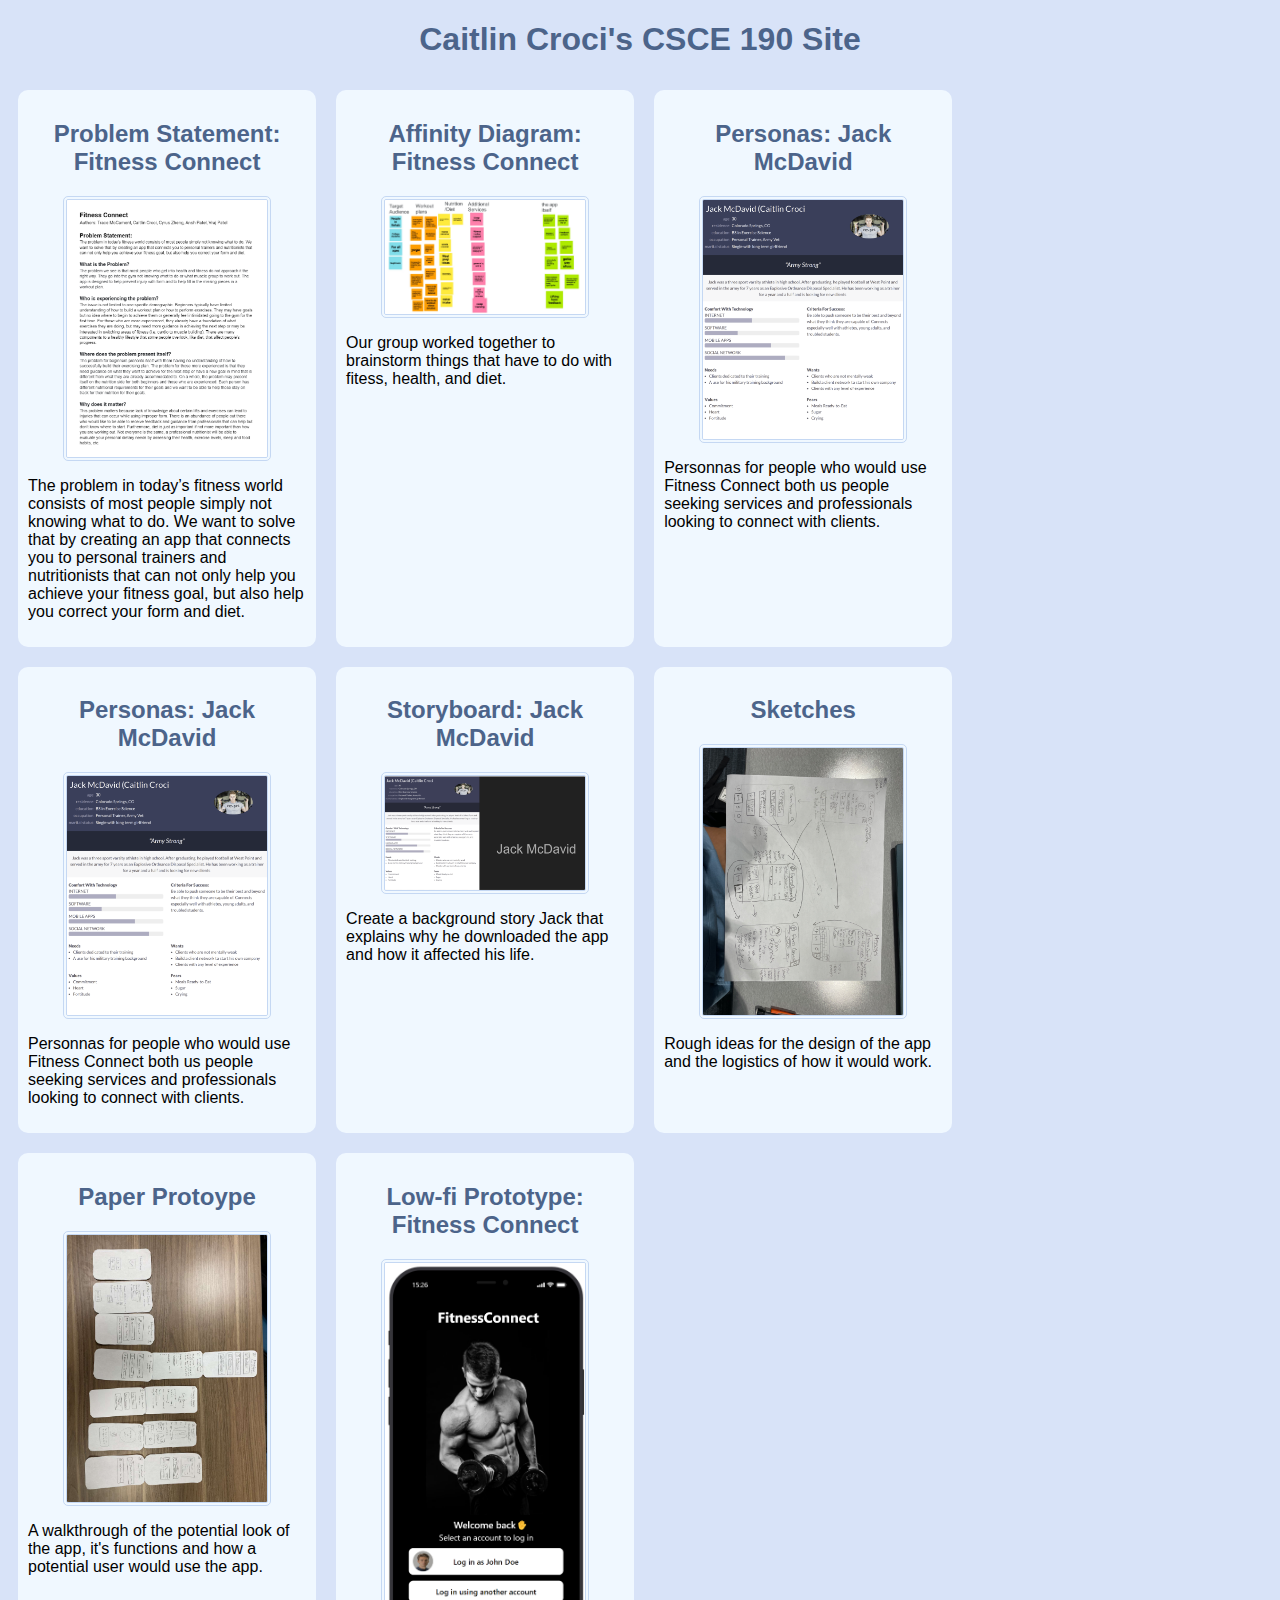
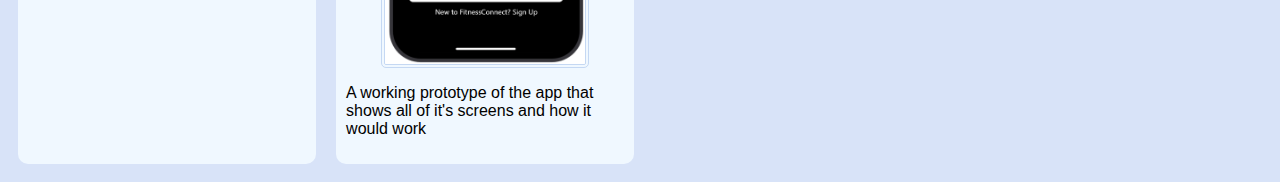
<file: index.html>
<!DOCTYPE html>
<html>
    <head>
        <title> CSCE 190: Caitlin Croci</title>
        <link rel="stylesheet" href="styles.css">
    </head>
    <body>

        <h1> Caitlin Croci's CSCE 190 Site</h1>
        <link rel="stylesheet" href="styles.css">


        <div class="assignments">

            <!--Problem Statment Assignment -->
            <section class="assignment">
                <a href="files/problem-statement.pdf">
                    <h2> Problem Statement:  Fitness Connect </h2>
                </a>
                <a href="files/problem-statement.pdf">
                    <img src = "images/imagesproblem-statement.png">
                </a>
                <p>
                        The problem in today’s fitness world consists of most people simply not knowing what to do. We want to solve that by creating an app that connects you to personal trainers and nutritionists that can not only help you achieve your fitness goal, but also help you correct your form and diet.
                </p>
            </section>



            <!--Affinity Diagram Assignment -->
            <section class="assignment">
                <a href="files/affinitydiagram.pdf">
                    <h2> Affinity Diagram: Fitness Connect </h2>
                </a>
                <a href="files/affinitydiagram.pdf">
                    <img src = "images/affinitydiagram.jpeg">
                </a>
                <p>
                    Our group worked together to brainstorm things that have to do with fitess, health, and diet.
                </p>
            </section>



            <!--Persona Assignment -->
            <section class="assignment">
                <a href="files/Personas.pdf">
                    <h2> Personas: Jack McDavid </h2>
                </a>
                <a href="files/Personas.pdf">
                    <img src = "images/JackMcDavid.PNG.png">
                </a>
                <p>
                    Personnas for people who would use Fitness Connect both us people seeking services and professionals looking to connect with clients.
                </p>
            </section>


            <!--Persona Assignment -->
            <section class="assignment">
                <a href="files/Personas.pdf">
                    <h2> Personas: Jack McDavid </h2>
                </a>
                <a href="files/Personas.pdf">
                    <img src = "images/JackMcDavid.PNG.png">
                </a>
                <p>
                    Personnas for people who would use Fitness Connect both us people seeking services and professionals looking to connect with clients.
                </p>
            </section>

            

            <!--Storyboard Assignment -->
            <section class="assignment">
                <a href="files/Storyboards.pdf">
                    <h2> Storyboard: Jack McDavid </h2>
                </a>
                <a href="files/Storyboards.pdf">
                    <img src = "images/Storyboard1.png">
                </a>
                <p>
                    Create a background story Jack that explains why he downloaded the app and how it affected his life.
                </p>
            </section>


            <!--Sketches Assignment -->
            <section class="assignment">
                <a href="files/sketches.pdf">
                    <h2> Sketches </h2>
                </a>
                <a href="files/sketches.pdf">
                    <img src = "images/sketches.jpg">
                </a>
                <p>
                    Rough ideas for the design of the app and the logistics of how it would work.
                </p>
            </section>

           <!--Paper Prototype Assignment -->
           <section class="assignment">
                <a href="https://youtu.be/5YuWE9pSZk4">
                    <h2> Paper Protoype </h2>
                </a>
                <a href="https://youtu.be/5YuWE9pSZk4">
                    <img src = "images/paperprototype.jpeg">
                </a>
                <p>
                    A walkthrough of the potential look of the app, it's functions and how a potential user would use the app.
                </p>
            </section>

            <!--Low-fi Prototype Assignment -->
            <section class="assignment">
                <a href="files/app prototype/src/index.html">
                    <h2> Low-fi Prototype: Fitness Connect </h2>
                </a>
                <a href="files/app prototype/src/index.html">
                    <img src = "images/appPrototype.png">
                </a>
                <p>
                    A working prototype of the app that shows all of it's screens and how it would work
                </p>
            </section>
        
        </div>

    </body>
</html>
</file>
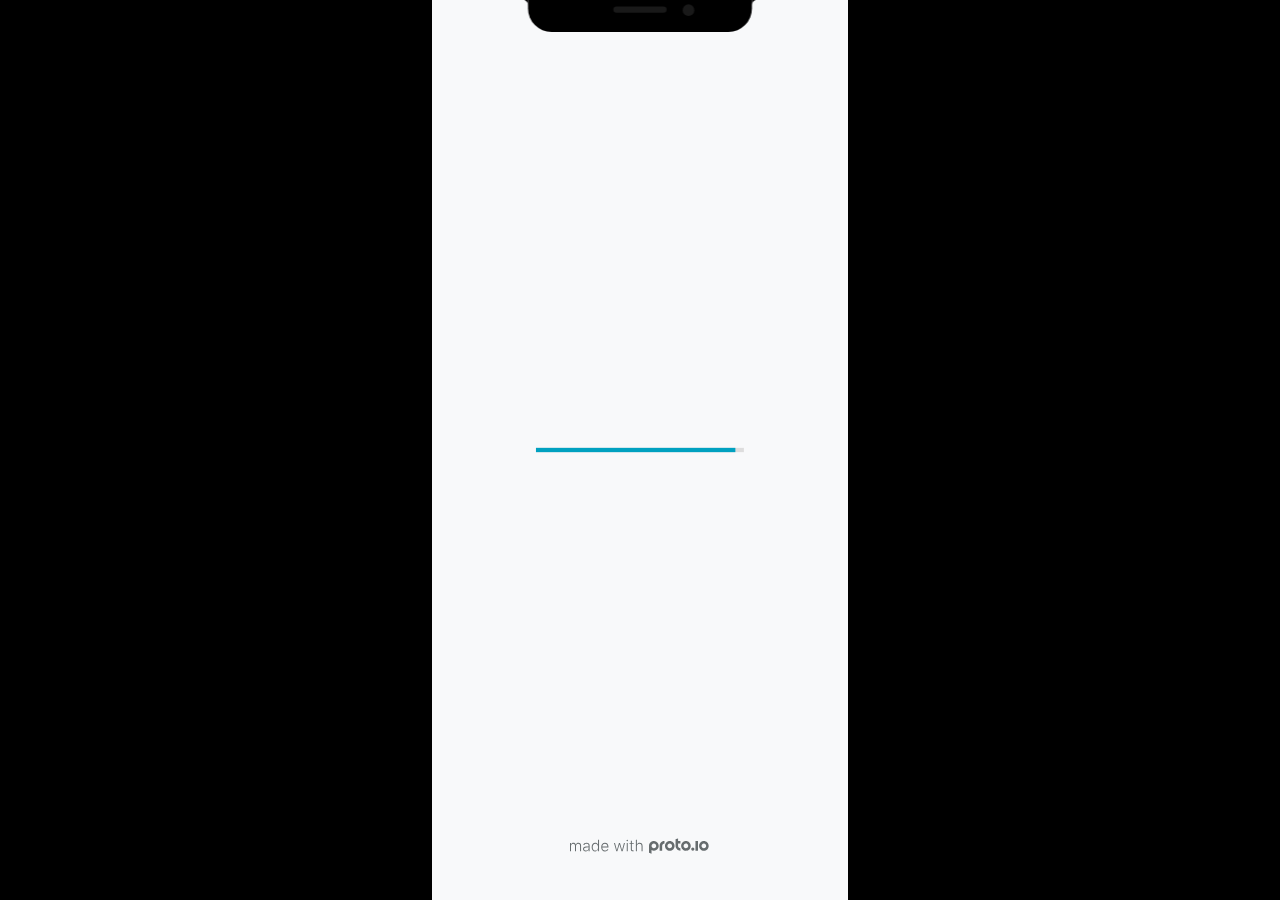
<file: files/app prototype/fullscreen.html>
<!DOCTYPE HTML>
	<head>
		<meta charset="utf-8">

        
			<meta name="HandheldFriendly" content="True">
			<meta name="MobileOptimized" content="390"> 

			
			
			
			<meta name="viewport" content="minimum-scale=1, maximum-scale=1, initial-scale=1, user-scalable=no, shrink-to-fit=no" />

			
				<meta name="apple-mobile-web-app-capable" content="yes" />
				<meta name="apple-mobile-web-app-status-bar-style" content="black-translucent" />
			

			<meta name="format-detection" content="telephone=no">


			

            
            <link rel="icon" sizes="192x192" href="./src/assets/branding/android-icon-hires.png">
            <link rel="icon" sizes="128x128" href="./src/assets/branding/android-icon.png">

            
            <link href="./src/assets/branding/apple-touch-icon-retina180.png" sizes="180x180" rel="apple-touch-icon">

            
            <link href="./src/assets/branding/apple-touch-icon-retina.png" sizes="114x114" rel="apple-touch-icon">

            
            <link href="./src/assets/branding/apple-touch-icon.png" sizes="57x57" rel="apple-touch-icon">

            
            <link href="./src/assets/branding/startup.png" media="(device-width: 320px)" rel="apple-touch-startup-image">

            
            <link href="./src/assets/branding/startup-retina.png" media="(device-width: 320px) and (device-height: 480px) and (-webkit-device-pixel-ratio: 2)" rel="apple-touch-startup-image">

            
            <link href="./src/assets/branding/startup-568.png" media="(device-width: 320px) and (device-height: 568px) and (-webkit-device-pixel-ratio: 2)" rel="apple-touch-startup-image">

            
            <link href="./src/assets/branding/startup-retina-6.png" media="(device-width: 375px) and (device-height: 667px) and (orientation: portrait) and (-webkit-device-pixel-ratio: 2)" rel="apple-touch-startup-image">

            
            <link href="./src/assets/branding/startup-retina-6plus.png" media="(device-width: 414px) and (device-height: 736px) and (orientation: portrait) and (-webkit-device-pixel-ratio: 3)" rel="apple-touch-startup-image">

            
            <link href="./src/assets/branding/startup-retina-6plus-landscape.png" media="(device-width: 414px) and (device-height: 736px) and (orientation: landscape) and (-webkit-device-pixel-ratio: 3)" rel="apple-touch-startup-image">

            
            <link href="./src/assets/branding/startup-ipad.png" media="(device-width: 768px) and (orientation: portrait)" rel="apple-touch-startup-image">

            
            <link href="./src/assets/branding/startup-ipad-landscape.png" media="(device-width: 768px) and (orientation: landscape)" rel="apple-touch-startup-image">

            
            <link href="./src/assets/branding/startup-ipad-retina.png" media="(device-width: 768px) and (orientation: portrait) and (-webkit-device-pixel-ratio: 2)" rel="apple-touch-startup-image">

            
            <link href="./src/assets/branding/startup-ipad-landscape-retina.png" media="(device-width: 768px) and (orientation: landscape) and (-webkit-device-pixel-ratio: 2)" rel="apple-touch-startup-image">

            
            <link href="./src/assets/branding/startup-ipad-pro.png" media="(device-width: 1024px) and (orientation: portrait) and (-webkit-device-pixel-ratio: 2)" rel="apple-touch-startup-image">

            
            <link href="./src/assets/branding/startup-ipad-pro-landscape.png" media="(device-width: 1024px) and (orientation: landscape) and (-webkit-device-pixel-ratio: 2)" rel="apple-touch-startup-image">

			<meta http-equiv="cleartype" content="on"> 


			

		<title>Fitness Connect App - Proto.io player</title>

		
				<link type="text/css" rel="stylesheet" href="./src/stylesheets/preview-letterbox-min.css">
				<script type="text/javascript" src="./src/scripts/preview-letterbox-min.js"></script>
			

		<script type="text/javascript">
			var prx = window.prx || {};
			prx.letterboxmode = true;
			prx.orientation = 'portrait';
			prx.orientations = {};
			prx.orientations.portrait = 1;
			prx.orientations.landscape = 1;
			prx.project = {};
			prx.project.id = '43fca1cc-d060-4dd9-9b57-4d8be07af00f';
			prx.project.title = 'Fitness Connect App';
			prx.project.version = 0;
			prx.project.livepreview = 0;
			prx.project.account = "anshpatel";
			prx.activePage = {};
			
				prx.user = false;
			
			prx.flashactions = 1;

			prx.device_library = 'ios9';
			prx.device = {
					name: prx.device
					,caption: "iPhone 12 Pro"
					,defaultOrientation: 'portrait'
					,portrait_applies: 1 //new
					,portrait: [390,844]
					,landscape_applies: 1 //new
					,landscape: [844,390]
					,allow_orientation_change: 1 && 1 //new

			}

			prx.url.crossmsg = 'https://anshpatel.proto.io';
			prx.ver = '6.8.11.0';
			prx.exitFullScreenUrl = 'https://anshpatel.proto.io/player/index.cfm?id=43fca1cc-d060-4dd9-9b57-4d8be07af00f';
			prx.openURL = '';
			prx.downloadURL = '';

			
		</script>

		

	</head>

	<body>

		
				<iframe id="pio-playerframe" src="./src/index.html" scrolling="NO" style="width: 390px; height: 844px;" webkitAllowFullScreen mozallowfullscreen allowFullScreen allowvr allow="autoplay"></iframe>
				
						<script type="text/javascript">
							// remove parameter from address bar immediately if no changes
							let url = new URL(window.location.href);
							url.searchParams.delete('hc');
							url.searchParams.delete('ap');
							window.history.replaceState({}, document.title, url.toString());
						</script>
					
	</body>

</html>
</file>
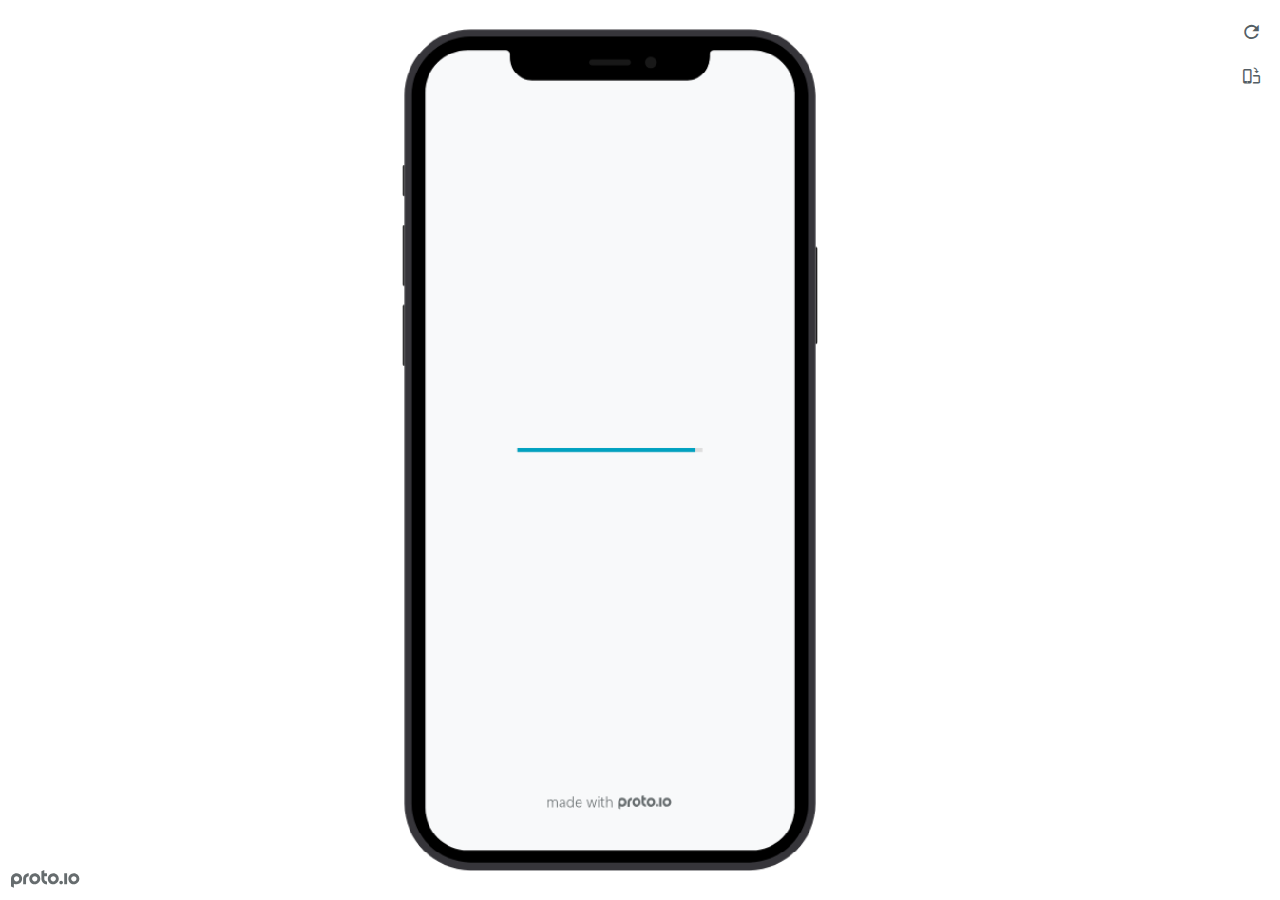
<file: files/app prototype/preview.html>
<!DOCTYPE HTML>
    <head>
    <meta charset="utf-8">

    <title>Fitness Connect App - Proto.io player</title>

    
				<link type="text/css" rel="stylesheet" href="./src/stylesheets/preview-export-min.css">
				<script type="text/javascript" src="./src/scripts/preview-export-min.js"></script>
			

    <script type="text/javascript">
        var prx = window.prx || {};
        prx.orientation = 'portrait';
        prx.orientations = {};
        prx.orientations.portrait = 1;
        prx.orientations.landscape = 1;
        prx.project = {};
        prx.project.id = '43fca1cc-d060-4dd9-9b57-4d8be07af00f';
        prx.project.title = 'Fitness Connect App';
        prx.project.version = 0;
        prx.project.livepreview = 0;
        prx.project.account = "anshpatel";
        prx.activePage = {};
        prx.usercountry = "us";
        
            prx.user = false;
        
        prx.skin = 'apple-phone-iphone12_12pro-1';
        prx.ver = '6.8.11.0';
        //prx.flashactions = 1;
		prx.flashactions = 1; //we are not using the DB value anymore

        prx.nodejsassetsserver = {};
        prx.nodejsassetsserver.host = ".proto.io";
        prx.nodejsassetsserver.subdomainprefix = "https://a3";
        prx.nodejsassetsserver.maxsubdomains = "20";
        prx.account = "anshpatel";
        prx.browserShowScreenshots = 'true';
        prx.url.crossmsg = 'https://anshpatel.proto.io';
        prx.playerUrl = 'https://anshpatel.proto.io/player/';
        prx.fullScreenUrl = 'https://anshpatel.proto.io/player/fullscreen/index.cfm?id=43fca1cc-d060-4dd9-9b57-4d8be07af00f';
        prx.spaces = false;
        prx.csrf_token = '10CB1E23CFA4CA93F5938E3A0549A70CE94DF2E87AEA66495B6293DAAB5DAB99';

        prx.bShowPlayerBetaPrompt = false;

        

    </script>

    

</head>


<body style="background-color:#FFFFFF">

    

    <div class="page-sidebar">
        
        <div class="sidebar-action-buttons">

            
                <span class="header-action-button player-icon-reload embed-icon-reload" id="refresh-preview">
                    <span class="tooltip">Refresh preview</span>
                </span>
                
                    <span  class="header-action-button player-icon-rotate embed-icon-rotate" id="change-orientation">
                        <span class="tooltip">Change orientation</span>
                    </span>
                

            <div class="header-action-button player-icon-enter-fullscreen-mode-icon" id="go-fullscreen">
                <span class="tooltip">Go full screen</span>
            </div>
        </div>

    </div>

    <div id="maincontent" class="portrait">

        <div id="shortcut-pressed-outer">
            <div id="shortcut-pressed"></div>
        </div>
        

			<div class="frame_generic">
				
				<div class="body_generic skin_apple-phone-iphone12_12pro-1 skin-wrapper skin-os-apple skin-device-phone skin-model-iphone12_12pro skin-size-1 skin-color-black skin-orientation-portrait skin-dimensions-390-844">

					<div class="buttons top"></div>
					<div class="detail-top"></div>
					<div class="web-search"></div>
					<div class="buttons left"></div>

					<div class="body_generic_inner">
						
						<iframe id="pio-playerframe" src="./src/index.html" scrolling="NO" style="width: 390px; height: 844px;" webkitAllowFullScreen mozallowfullscreen allowFullScreen allowvr allow="autoplay"></iframe>
						
                                <script type="text/javascript">
                                    // remove parameter from address bar immediately if no changes
                                    let url = new URL(window.location.href);
                                    url.searchParams.delete('hc');
									url.searchParams.delete('ap');
                                    window.history.replaceState({}, document.title, url.toString());
                                </script>
                            
					</div>

					<div class="buttons right"></div>
					<div class="detail-bottom"></div>
				</div>
				
			</div>
		
    </div>

    

    
            <div id="branding"></div>
        
</body>


<script type="text/javascript">
    
</script>
</html>
</file>
<file: styles.css>
body{
    background: #D8E3F8;
    font-family: Arial, Helvetica, sans-serif;
}

.assignments{
    display:flex;
    flex-wrap:wrap;
}
.assignment{
    width: 22%;
    padding:10px;
    margin: 10px;
    padding:20px 10;
    background: #F0F8FF;
    border-radius: 10px;
}

.assignment img{
    width:200px;
    margin: 10px;
    border: 4px double #C5D8F3;
    border-radius: 5px;
    display:block;
    margin:auto;
}

.assignment img:hover{
    border: 4px double #fff;
}

h1{
    color: #4C648A;
    text-align: center;
}

h2{
    text-align:center;
}

a{
    text-decoration: none; 
    color: #4C648A;
}


a:hover {
    color: #a5c5ef;
}
</file>
<file: files/app prototype/src/stylesheets/preview-letterbox-min.css>
.toaster{position:absolute;right:25px;width:230px;padding:15px;z-index:200;border-radius:2px;background:#00a1c0;transition:top 100ms ease-in, right 150ms ease-in-out}.toaster .icon{display:none;float:left}.toaster .icon.offline{width:22px;height:22px;background-image:url("/images/editor/inextgen-sprite.png?v=6.8.11.0");background-position:-1500px -200px;display:block;background-position:-1500px -200px !important;display:inline-block !important}@media all and (-webkit-min-device-pixel-ratio: 1.5), all and (-o-min-device-pixel-ratio: 3 / 2), all and (min--moz-device-pixel-ratio: 1.5), all and (min-device-pixel-ratio: 1.5){.toaster .icon.offline{background-image:url("/images/editor/inextgen-sprite@2x.png?v=6.8.11.0");background-size:auto 1000px}}.toaster .icon.generic-error,.toaster .icon.timeout-error{width:22px;height:22px;background-image:url("/images/editor/inextgen-sprite.png?v=6.8.11.0");background-position:-1475px -200px;display:block;background-position:-1475px -200px !important;display:inline-block !important}@media all and (-webkit-min-device-pixel-ratio: 1.5), all and (-o-min-device-pixel-ratio: 3 / 2), all and (min--moz-device-pixel-ratio: 1.5), all and (min-device-pixel-ratio: 1.5){.toaster .icon.generic-error,.toaster .icon.timeout-error{background-image:url("/images/editor/inextgen-sprite@2x.png?v=6.8.11.0");background-size:auto 1000px}}.toaster .title-message-container{float:left;width:auto}.toaster .title{color:#fff;margin-bottom:5px;font-size:14px;font-family:-apple-system,BlinkMacSystemFont,"Helvetica Neue","Open Sans",open-sans,sans-serif;font-weight:500;line-height:16px}.toaster .message{font-family:-apple-system,BlinkMacSystemFont,"Helvetica Neue","Open Sans",open-sans,sans-serif;font-weight:400;font-size:12px;line-height:16px;color:#fff}.toaster .message a{color:#00A1C0;text-decoration:none;text-decoration-line:none;text-decoration-style:initial;text-decoration-color:initial;outline:none;outline-color:initial;outline-style:none;outline-width:initial}.toaster .message a:hover{text-decoration:underline}.toaster.no-title .title{display:none}.toaster.no-close .close{display:none}.toaster.include-icon .icon{display:inline-block;width:20px}.toaster.include-icon .title-message-container{float:right;width:257px}.toaster.error{background:#E34F5F}.toaster.warning{background:#FBFAE8}.toaster.warning .close,.toaster.warning .title,.toaster.warning .message{color:#545E65}.toaster.warning .close{background-position:-1900px -400px}.toaster.saving-error{background:#fff;max-width:280px;padding:10px;border-radius:4px;box-shadow:0 0 10px 0 rgba(0,0,0,0.15)}.toaster.saving-error.shake{animation:shake 0.5s;transform:translate3d(0, 0, 0);animation-iteration-count:infinite}.toaster.saving-error .toaster-content-wrapper{display:grid;grid-template-columns:24px auto}.toaster.saving-error .title{color:#363c3e;font-size:12px;line-height:12px}.toaster.saving-error .message{color:#85919a;font-size:12px;line-height:12px}.toaster.notification .message a{color:#fff;text-decoration:underline}.toaster.notification .message a:hover{text-decoration:none}.toaster .close{display:block;position:absolute;top:5px;right:5px;width:15px;height:15px;background-image:url("/images/editor/inextgen-sprite.png?v=6.8.11.0");background-position:-75px -550px;cursor:pointer}@keyframes shake{10%,90%{transform:translate3d(-1px, 0, 0)}20%,80%{transform:translate3d(2px, 0, 0)}30%,50%,70%{transform:translate3d(-4px, 0, 0)}40%,60%{transform:translate3d(4px, 0, 0)}}html,body{background:#000;margin:0;padding:0;width:100%;height:100%;overflow:hidden}iframe{-webkit-transform-origin:0 0;transform-origin:0 0;border:0 none}#go-fullscreen{position:absolute;bottom:0px;right:16px;cursor:pointer;visibility:hidden;background:#fff;width:22px;height:20px;text-align:center;border-radius:4px 4px 0 0;box-shadow:0 -6px 12px 0 rgba(0,0,0,0.06);border:solid 1px #CACDCF;border-width:1px 1px 0px;padding:3px 0px 0px;font-size:12px;color:#545e65}@font-face{font-family:'protoio-player';src:url("../../fonts/protoio-player.eot?v=6.8.11.0")}@font-face{font-family:'protoio-player';src:url("[data-uri]") format("truetype");font-weight:normal;font-style:normal}[class^="player-icon-"],[class*=" player-icon-"]{font-family:'protoio-player' !important;speak:none;font-style:normal;font-weight:normal;font-variant:normal;text-transform:none;line-height:19px;font-size:2.3em;vertical-align:-40%;-webkit-font-smoothing:antialiased;-moz-osx-font-smoothing:grayscale}.player-icon-enter-fullscreen-mode-icon:before{content:"\e916"}.player-icon-exit-fullscreen-mode-icon:before{content:"\e917"}.player-icon-flag:before{content:"\e900"}.player-icon-rotate:before{content:"\e910"}.player-icon-send-to-mobile:before{content:"\e90e"}.player-icon-sign-out:before{content:"\e915"}.player-icon-people:before{content:"\e906"}.player-icon-arrow-down:before{content:"\e901"}.player-icon-arrow-up:before{content:"\e902"}.player-icon-click-effect:before{content:"\e903"}.player-icon-close-light:before{content:"\e913"}.player-icon-dark-skin:before{content:"\e911"}.player-icon-export-to:before{content:"\e905"}.player-icon-light-skin:before{content:"\e912"}.player-icon-link:before{content:"\22"}.player-icon-menu:before{content:"\e907"}.player-icon-mobile-device:before{content:"\e904"}.player-icon-no-skin:before{content:"\e914"}.player-icon-reload:before{content:"\e908"}.player-icon-scan-qr:before{content:"\e90f"}.player-icon-skin-change:before{content:"\e90a"}.player-icon-tap-highlight:before{content:"\e909"}.player-icon-world:before{content:"\57"}.player-icon-zoom-fullscreen:before{content:"\e90b"}.player-icon-zoom-in:before{content:"\e90c"}.player-icon-zoom-out:before{content:"\e90d"}
</file>
<file: files/app prototype/src/stylesheets/preview-export-min.css>
@font-face{font-family:'protoio-embed';src:url("../../fonts/protoio-embed.eot?v=6.8.11.0")}@font-face{font-family:'protoio-embed';src:url("[data-uri]") format("truetype");font-weight:normal;font-style:normal}[class^="embed-icon-"],[class*=" embed-icon-"]{font-family:'protoio-embed' !important;speak:none;font-style:normal;font-weight:normal;font-variant:normal;text-transform:none;line-height:1;-webkit-font-smoothing:antialiased;-moz-osx-font-smoothing:grayscale}.embed-icon-bold:before{content:"\f032"}.embed-icon-italic:before{content:"\f033"}.embed-icon-open-new:before{content:"\e902"}.embed-icon-reload:before{content:"\e900"}.embed-icon-rotate:before{content:"\e901"}.embed-icon-close-x:before{content:"\e903"}.btn{display:inline-block;padding:6px 14px;font-size:11px;font-weight:600;border-radius:2px}.btn-sm{padding:5px 10px;font-size:11px;border-radius:2px}.inline-checkbox,.inline-radio{padding-left:20px;display:inline-block;cursor:pointer}.input-control.checkbox .check{width:12px;height:12px}html{height:100%;width:100%;font-family:'Open Sans','Helvetica Neue', HelveticaNeue, Helvetica, Arial, 'Lucida Grande', sans-serif;font-size:11px}a{outline:0 none}body{display:-webkit-box;-webkit-box-orient:vertical;-webkit-box-pack:center;-webkit-box-align:center;display:-webkit-flexbox;display:-ms-flexbox;display:-webkit-flex;display:flex;-webkit-flex-align:center;-ms-flex-align:center;-webkit-align-items:center;align-items:center;-ms-justify-content:center;-webkit-justify-content:center;justify-content:center;-webkit-flex-direction:column;-ms-flex-direction:column;flex-direction:column;min-width:100%;min-height:100%;-moz-box-sizing:border-box;-webkit-box-sizing:border-box;-o-box-sizing:border-box;box-sizing:border-box}body:not(.no-transitions){-moz-transition:background-color 0.3s ease-in 0s;-webkit-transition:background-color 0.3s ease-in 0s;-o-transition:background-color 0.3s ease-in 0s;transition:background-color 0.3s ease-in 0s}body,ul,li{padding:0;margin:0;border:0}.hidden{display:none !important;visibility:hidden !important}.text-danger{color:#E34F5F}.text-success{color:#61c297}#maincontent{min-width:100%;min-height:100%;clear:both;padding:20px 60px 20px 20px;-moz-box-sizing:border-box;-webkit-box-sizing:border-box;-o-box-sizing:border-box;box-sizing:border-box;position:relative;border:0 solid transparent;display:-webkit-box;-webkit-box-orient:horizontal;-webkit-box-pack:center;-webkit-box-align:center;display:-webkit-flexbox;display:-ms-flexbox;display:-webkit-flex;display:flex;-webkit-flex-align:center;-ms-flex-align:center;-webkit-align-items:center;align-items:center;-ms-justify-content:center;-webkit-justify-content:center;-webkit-box-flex:1;-webkit-flex-grow:1;-ms-flex-grow:1;flex-grow:1;-webkit-transition:border-right 0.3s cubic-bezier(0.33, 1.02, 0.18, 1.4);-moz-transition:border-right 0.3s cubic-bezier(0.33, 1.02, 0.18, 1.4);-o-transition:border-right 0.3s cubic-bezier(0.33, 1.02, 0.18, 1.4);transition:border-right 0.3s cubic-bezier(0.33, 1.02, 0.18, 1.4)}.page-sidebar+#maincontent{border-right:250px solid transparent}.page-sidebar.hide+#maincontent{border-right:0px solid transparent}.frame_generic{margin:auto !important;display:inline-block;margin:0 auto;-ms-transform-origin:center center;-webkit-transform-origin:center center;-o-transform-origin:center center;transform-origin:center center;position:relative}.body_generic.skin-wrapper{position:absolute;-ms-transform-origin:0 0;-webkit-transform-origin:0 0;-o-transform-origin:0 0;transform-origin:0 0}.skin_custom .body_generic,.skin_shared .body_generic{text-align:center}.body_generic iframe{background:#ccc;border:2px solid #000000;-webkit-border-radius:3px;-moz-border-radius:3px;border-radius:3px}.top-header-alert{background-color:#FBFAE8;border:1px solid #F1F1DE;border-width:1px 0 1px 0;padding:15px 0;box-sizing:border-box;font-family:-apple-system,BlinkMacSystemFont,"Helvetica Neue","Open Sans",open-sans,sans-serif;font-weight:400;font-size:12px;line-height:14px;color:#363C3E;color:#545E65;padding:10px 34px 10px 10px;border-top-width:0px;position:relative;font-size:11px;line-height:13px;text-align:center;position:fixed;top:0;left:0;right:0;z-index:2}.top-header-alert.extend-width{margin:0 -25px;padding:15px 25px}.top-header-alert.extend-width.last{margin-bottom:-18px;margin-top:20px}.top-header-alert.add-space-below{margin-bottom:17px}.top-header-alert.toolbox-info{padding:0 25px 5px 25px;background-color:transparent;margin:0 12px;border:0px solid rgba(180,188,191,0.5)}.top-header-alert .caution-icon{background:url(/images/editor/templates-modals/warning-icon.png) no-repeat center center;width:22px;height:22px;background-image:url("/images/editor/inextgen-sprite.png?v=6.8.11.0");background-position:-425px 0px;display:block;margin-right:9px;-ms-flex-shrink:0;-webkit-flex-shrink:0;flex-shrink:0;float:left}@media all and (-webkit-min-device-pixel-ratio: 1.5), all and (-o-min-device-pixel-ratio: 3 / 2), all and (min--moz-device-pixel-ratio: 1.5), all and (min-device-pixel-ratio: 1.5){.top-header-alert .caution-icon{background-image:url("/images/editor/inextgen-sprite@2x.png?v=6.8.11.0");background-size:auto 1000px}}.top-header-alert .caution-text{height:22px;font-weight:700;display:-webkit-box;display:-moz-box;display:-ms-flexbox;display:-webkit-flex;display:flex;-ms-align-items:center;-webkit-align-items:center;align-items:center;-ms-box-align:center;-webkit-box-align:center;box-align:center;-ms-flex-align:center;-webkit-flex-align:center;flex-align:center;margin-bottom:6px}.top-header-alert .caution-text:before,.top-header-alert .caution-text:after{content:'';display:table}.top-header-alert .caution-text:after{clear:both}.top-header-alert .close-btn{position:absolute;right:10px;top:10px;width:14px;height:14px;background-image:url("/images/editor/inextgen-sprite.png?v=6.8.11.0");background-position:-1450px -400px;display:block;cursor:pointer}.top-header-alert .close-btn:hover,.top-header-alert .close-btn:focus{background-position:-1450px -425px}.top-header-alert .close-btn.active,.top-header-alert .close-btn.selected{background-position:-1450px -450px}.top-header-alert .close-btn.disabled{background-position:-1450px -475px;cursor:default;pointer-events:none}@media all and (-webkit-min-device-pixel-ratio: 1.5), all and (-o-min-device-pixel-ratio: 3 / 2), all and (min--moz-device-pixel-ratio: 1.5), all and (min-device-pixel-ratio: 1.5){.top-header-alert .close-btn{background-image:url("/images/editor/inextgen-sprite@2x.png?v=6.8.11.0");background-size:auto 1000px}}.top-header-alert .link{color:#00a1c0;cursor:pointer}.top-header-alert .link:hover{color:#00758C}.top-header-alert.link{cursor:pointer}.top-header-alert.error{background-color:#FEF5F6}.top-header-alert.info{background-color:#E5F5F8}.top-header-alert a,.top-header-alert a:active,.top-header-alert a:visited{color:#00A1C0}.top-header-alert ~ .page-sidebar{top:34px}.top-header-alert ~ #maincontent{border-top:34px solid transparent}#eventCaller{display:none}#branding{position:fixed;bottom:10px;left:10px;right:auto;width:107px;height:42px;background:no-repeat bottom left;background-size:contain;-webkit-transition:right 0.3s cubic-bezier(0.33, 1.02, 0.18, 1.4),width 0.2s cubic-bezier(0.33, 1.02, 0.18, 1.4) 1s,height 0.2s cubic-bezier(0.33, 1.02, 0.18, 1.4) 1s;-moz-transition:right 0.3s cubic-bezier(0.33, 1.02, 0.18, 1.4),width 0.2s cubic-bezier(0.33, 1.02, 0.18, 1.4) 1s,height 0.2s cubic-bezier(0.33, 1.02, 0.18, 1.4) 1s;-o-transition:right 0.3s cubic-bezier(0.33, 1.02, 0.18, 1.4),width 0.2s cubic-bezier(0.33, 1.02, 0.18, 1.4) 1s,height 0.2s cubic-bezier(0.33, 1.02, 0.18, 1.4) 1s;transition:right 0.3s cubic-bezier(0.33, 1.02, 0.18, 1.4),width 0.2s cubic-bezier(0.33, 1.02, 0.18, 1.4) 1s,height 0.2s cubic-bezier(0.33, 1.02, 0.18, 1.4) 1s}#branding[style=""],#branding:not([style]){width:70px;height:20px;background-image:url("/images/player/player-logo.svg?v=6.8.11.0");background-size:160px auto;background-position:-90px 0}@media all and (-webkit-min-device-pixel-ratio: 1.5), all and (-o-min-device-pixel-ratio: 3 / 2), all and (min--moz-device-pixel-ratio: 1.5), all and (min-device-pixel-ratio: 1.5){#branding[style=""],#branding:not([style]){background-image:url("/images/player/player-logo@2x.svg?v=6.8.11.0")}}#branding[style=""].dark-bg,#branding:not([style]).dark-bg{background-position:-90px -21px}body.annotationmode #branding[style=""],body.annotationmode #branding:not([style]){background-position:-90px -21px}.sidebar-action-buttons{position:absolute;right:260px;top:15px;height:100%;-webkit-user-select:none;-moz-user-select:none;-ms-user-select:none}.sidebar-action-buttons a{text-decoration:none}.header-action-button{display:inline-block;border-radius:4px;margin:15px 0 0;cursor:pointer;position:relative;text-align:center;color:#545E65;font-size:3em;line-height:normal}.header-action-button.dark-bg{color:#ffffff}.header-action-button:hover,#color-choice .selected{color:#4d5254}.header-action-button.active,body.annotationmode .header-action-button.active{color:#00a1c0}#change-orientation .tooltip{width:100px}#refresh-preview{margin-top:12px}#open-prto-link+#refresh-preview{margin-top:14px}#refresh-preview .tooltip{width:85px}.skin-wrapper{display:inline-block;position:relative}.skin-wrapper #pio-playerframe{display:block;background:#FFFFFF;background-repeat:no-repeat;background-size:contain;background-position:50% 50%}.skin-wrapper div::after,.skin-wrapper div::before{content:"";display:block;position:relative}.skin-wrapper .detail-top,.skin-wrapper .detail-bottom{position:absolute;margin:0 auto}.skin-wrapper .buttons{position:absolute;z-index:-1}.skin-wrapper .web-search{display:none}.skin-wrapper .body_generic_inner{overflow:hidden}.skin-wrapper.skin_none #pio-playerframe,.skin-wrapper.skin-color-none #pio-playerframe,.skin-wrapper.skin_custom #pio-playerframe,.skin-wrapper.skin_theme #pio-playerframe{border-width:0 !important;border-radius:0 !important}.skin-wrapper.skin_none,.skin-wrapper.skin-color-none,.skin-wrapper.skin_custom,.skin-wrapper.skin_theme{box-shadow:none !important}.skin-wrapper.skin_theme .body_generic_inner{background-size:100%;background-position:center center;background-repeat:no-repeat}.skin-wrapper.skin-color-white.skin_custom,.skin-wrapper.skin-color-white.skin_shared{box-shadow:none}.skin-wrapper.skin_custom #pio-playerframe{background:transparent}.skin-wrapper.skin_custom .detail-top{pointer-events:none}.skin-wrapper.skin-os-apple.skin-device-tablet{box-shadow:none}.skin-wrapper.skin-os-android.skin-device-wear.skin-color-white #pio-playerframe{border-color:#aaa !important}.skin-wrapper.skin-os-web #pio-playerframe{border:none !important}.skin-wrapper.zoomed  #pio-playerframe{border-radius:0 !important}.skin-os-apple{background-color:#444}.skin-os-apple .detail-bottom{border-radius:50%;left:50%}.skin-os-apple .buttons,.skin-os-apple .buttons::before,.skin-os-apple .buttons::after{background-color:#333}.skin-os-apple.skin-orientation-landscape .detail-bottom{top:50%;bottom:auto}.skin-os-apple.skin-color-white:not(.skin-device-watch){background-color:#fafafa !important}.skin-os-apple.skin-color-white:not(.skin-device-watch) .detail-top,.skin-os-apple.skin-color-white:not(.skin-device-watch).skin-device-phone .detail-top::before,.skin-os-apple.skin-color-white:not(.skin-device-watch).skin-device-phone .detail-top::after,.skin-os-apple.skin-color-white:not(.skin-device-watch) .detail-bottom{border-color:#aaa !important}.skin-os-apple.skin-color-white:not(.skin-device-watch) .buttons,.skin-os-apple.skin-color-white:not(.skin-device-watch) .buttons::before,.skin-os-apple.skin-color-white:not(.skin-device-watch) .buttons::after{background-color:#aaa !important}.skin-os-apple.skin-device-watch .buttons,.skin-os-apple.skin-device-watch .detail-top,.skin-os-apple.skin-device-watch .detail-bottom{display:none}.skin-os-apple.skin-device-watch #pio-playerframe{margin:74px 95px !important}.skin-os-apple.skin-device-watch.skin-model-38mm{background:url("/images/player/skins/apple_watch_skin_38mm.png") no-repeat center center}.skin-os-apple.skin-device-watch.skin-model-42mm{background:url("/images/player/skins/apple_watch_skin_42mm.png") no-repeat center center}.skin-os-apple.skin-device-watch.skin-model-40mm{background:url("/images/player/skins/apple_watch_skin_40mm.png") no-repeat center center}.skin-os-apple.skin-device-watch.skin-model-40mm #pio-playerframe{-webkit-clip-path:inset(6px 6px 6px 6px round 63px);clip-path:inset(6px 6px 6px 6px round 63px)}.skin-os-apple.skin-device-watch.skin-model-44mm{background:url("/images/player/skins/apple_watch_skin_44mm.png") no-repeat center center}.skin-os-apple.skin-device-watch.skin-model-44mm #pio-playerframe{-webkit-clip-path:inset(6px 6px 6px 6px round 63px);clip-path:inset(6px 6px 6px 6px round 63px)}.skin-os-apple.skin-device-phone .detail-top{border-radius:50%;left:50%}.skin-os-apple.skin-device-phone .detail-top::before{border-radius:50%;float:left;display:none}.skin-os-apple.skin-device-phone .buttons.top{width:16%;right:17%}.skin-os-apple.skin-device-phone .buttons.left{height:4%;top:14%}.skin-os-apple.skin-device-phone .buttons.left:before{top:236%}.skin-os-apple.skin-device-phone .buttons.left:after{top:446%}.skin-os-apple.skin-device-phone .buttons.left:before,.skin-os-apple.skin-device-phone .buttons.left:after{height:78%}.skin-os-apple.skin-device-phone .buttons.left,.skin-os-apple.skin-device-phone .buttons.left:before,.skin-os-apple.skin-device-phone .buttons.left:after{position:absolute}.skin-os-apple.skin-device-phone.skin-orientation-landscape .detail-top{top:50% !important;left:auto}.skin-os-apple.skin-device-phone.skin-orientation-landscape .buttons.top{height:16% !important;top:auto !important}.skin-os-apple.skin-device-phone.skin-orientation-landscape .buttons.left{width:4% !important;right:14%;left:auto !important}.skin-os-apple.skin-device-phone.skin-orientation-landscape .buttons.left::before{right:236%;top:auto}.skin-os-apple.skin-device-phone.skin-orientation-landscape .buttons.left::after{right:446%;top:auto}.skin-os-apple.skin-device-phone.skin-orientation-landscape .buttons.left::before,.skin-os-apple.skin-device-phone.skin-orientation-landscape .buttons.left::after{width:78% !important}.skin-os-apple.skin-device-phone.skin-model-iphone3 .detail-top::before,.skin-os-apple.skin-device-phone.skin-model-iphone3 .detail-top::after{content:none}.skin-os-apple.skin-device-phone.skin-model-iphone3 .buttons.left{height:5%;top:9%}.skin-os-apple.skin-device-phone.skin-model-iphone3 .buttons.left::before{top:162%;height:133%}.skin-os-apple.skin-device-phone.skin-model-iphone3 .buttons.left::after{top:392%;height:133%}.skin-os-apple.skin-device-phone.skin-model-iphone3.skin-orientation-landscape .detail-top::before,.skin-os-apple.skin-device-phone.skin-model-iphone3.skin-orientation-landscape .detail-top::after{content:none}.skin-os-apple.skin-device-phone.skin-model-iphone3.skin-orientation-landscape .buttons.top{top:auto}.skin-os-apple.skin-device-phone.skin-model-iphone3.skin-orientation-landscape .buttons.left{width:5% !important;right:9%}.skin-os-apple.skin-device-phone.skin-model-iphone3.skin-orientation-landscape .buttons.left::before{right:162%}.skin-os-apple.skin-device-phone.skin-model-iphone3.skin-orientation-landscape .buttons.left::after{right:392%}.skin-os-apple.skin-device-phone.skin-model-iphone3.skin-orientation-landscape .buttons.left::before,.skin-os-apple.skin-device-phone.skin-model-iphone3.skin-orientation-landscape .buttons.left::after{top:auto;width:133% !important}.skin-os-apple.skin-device-phone.skin-model-iphone4 .detail-top::before{content:none}.skin-os-apple.skin-device-phone.skin-model-iphone4 .detail-top::after{border-radius:50% !important}.skin-os-apple.skin-device-phone.skin-model-iphone4 .buttons.left{top:9%}.skin-os-apple.skin-device-phone.skin-model-iphone4 .buttons.left::before{top:273%}.skin-os-apple.skin-device-phone.skin-model-iphone4 .buttons.left::after{top:493%}.skin-os-apple.skin-device-phone.skin-model-iphone4.skin-orientation-landscape .detail-top::before{content:none}.skin-os-apple.skin-device-phone.skin-model-iphone4.skin-orientation-landscape .detail-top::after{top:auto}.skin-os-apple.skin-device-phone.skin-model-iphone4.skin-orientation-landscape .detail-bottom{margin-left:0}.skin-os-apple.skin-device-phone.skin-model-iphone4.skin-orientation-landscape .buttons.left{right:9%}.skin-os-apple.skin-device-phone.skin-model-iphone4.skin-orientation-landscape .buttons.left::before{right:273%;top:auto}.skin-os-apple.skin-device-phone.skin-model-iphone4.skin-orientation-landscape .buttons.left::after{right:493%;top:auto}.skin-os-apple.skin-device-phone.skin-model-iphone6 .buttons.top,.skin-os-apple.skin-device-phone.skin-size-1.skin-model-iphone6plus .buttons.top,.skin-os-apple.skin-device-phone.skin-size-2.skin-model-iphone6plus .buttons.top,.skin-os-apple.skin-device-phone.skin-size-3.skin-model-iphone6plus .buttons.top,.skin-os-apple.skin-device-phone.skin-size-4.skin-model-iphone6plus .buttons.top{display:none}.skin-os-apple.skin-device-phone.skin-model-iphone6 .detail-top::before,.skin-os-apple.skin-device-phone.skin-size-1.skin-model-iphone6plus .detail-top::before,.skin-os-apple.skin-device-phone.skin-size-2.skin-model-iphone6plus .detail-top::before,.skin-os-apple.skin-device-phone.skin-size-3.skin-model-iphone6plus .detail-top::before,.skin-os-apple.skin-device-phone.skin-size-4.skin-model-iphone6plus .detail-top::before{display:block}.skin-os-apple.skin-device-phone.skin-model-iphone6 .buttons.left::before,.skin-os-apple.skin-device-phone.skin-size-1.skin-model-iphone6plus .buttons.left::before,.skin-os-apple.skin-device-phone.skin-size-2.skin-model-iphone6plus .buttons.left::before,.skin-os-apple.skin-device-phone.skin-size-3.skin-model-iphone6plus .buttons.left::before,.skin-os-apple.skin-device-phone.skin-size-4.skin-model-iphone6plus .buttons.left::before{top:202%}.skin-os-apple.skin-device-phone.skin-model-iphone6 .buttons.left::after,.skin-os-apple.skin-device-phone.skin-size-1.skin-model-iphone6plus .buttons.left::after,.skin-os-apple.skin-device-phone.skin-size-2.skin-model-iphone6plus .buttons.left::after,.skin-os-apple.skin-device-phone.skin-size-3.skin-model-iphone6plus .buttons.left::after,.skin-os-apple.skin-device-phone.skin-size-4.skin-model-iphone6plus .buttons.left::after{top:407%}.skin-os-apple.skin-device-phone.skin-model-iphone6 .buttons.left::before,.skin-os-apple.skin-device-phone.skin-size-1.skin-model-iphone6plus .buttons.left::before,.skin-os-apple.skin-device-phone.skin-size-2.skin-model-iphone6plus .buttons.left::before,.skin-os-apple.skin-device-phone.skin-size-3.skin-model-iphone6plus .buttons.left::before,.skin-os-apple.skin-device-phone.skin-size-4.skin-model-iphone6plus .buttons.left::before,.skin-os-apple.skin-device-phone.skin-model-iphone6 .buttons.left::after,.skin-os-apple.skin-device-phone.skin-size-1.skin-model-iphone6plus .buttons.left::after,.skin-os-apple.skin-device-phone.skin-size-2.skin-model-iphone6plus .buttons.left::after,.skin-os-apple.skin-device-phone.skin-size-3.skin-model-iphone6plus .buttons.left::after,.skin-os-apple.skin-device-phone.skin-size-4.skin-model-iphone6plus .buttons.left::after{height:170%}.skin-os-apple.skin-device-phone.skin-model-iphone6.skin-orientation-landscape .detail-top::before,.skin-os-apple.skin-device-phone.skin-orientation-landscape.skin-size-1.skin-model-iphone6plus .detail-top::before,.skin-os-apple.skin-device-phone.skin-orientation-landscape.skin-size-2.skin-model-iphone6plus .detail-top::before,.skin-os-apple.skin-device-phone.skin-orientation-landscape.skin-size-3.skin-model-iphone6plus .detail-top::before,.skin-os-apple.skin-device-phone.skin-orientation-landscape.skin-size-4.skin-model-iphone6plus .detail-top::before{top:auto}.skin-os-apple.skin-device-phone.skin-model-iphone6.skin-orientation-landscape .detail-top::after,.skin-os-apple.skin-device-phone.skin-orientation-landscape.skin-size-1.skin-model-iphone6plus .detail-top::after,.skin-os-apple.skin-device-phone.skin-orientation-landscape.skin-size-2.skin-model-iphone6plus .detail-top::after,.skin-os-apple.skin-device-phone.skin-orientation-landscape.skin-size-3.skin-model-iphone6plus .detail-top::after,.skin-os-apple.skin-device-phone.skin-orientation-landscape.skin-size-4.skin-model-iphone6plus .detail-top::after{top:auto !important}.skin-os-apple.skin-device-phone.skin-model-iphone6.skin-orientation-landscape .detail-bottom,.skin-os-apple.skin-device-phone.skin-orientation-landscape.skin-size-1.skin-model-iphone6plus .detail-bottom,.skin-os-apple.skin-device-phone.skin-orientation-landscape.skin-size-2.skin-model-iphone6plus .detail-bottom,.skin-os-apple.skin-device-phone.skin-orientation-landscape.skin-size-3.skin-model-iphone6plus .detail-bottom,.skin-os-apple.skin-device-phone.skin-orientation-landscape.skin-size-4.skin-model-iphone6plus .detail-bottom{margin-left:0 !important}.skin-os-apple.skin-device-phone.skin-model-iphone6.skin-orientation-landscape .buttons.left::before,.skin-os-apple.skin-device-phone.skin-orientation-landscape.skin-size-1.skin-model-iphone6plus .buttons.left::before,.skin-os-apple.skin-device-phone.skin-orientation-landscape.skin-size-2.skin-model-iphone6plus .buttons.left::before,.skin-os-apple.skin-device-phone.skin-orientation-landscape.skin-size-3.skin-model-iphone6plus .buttons.left::before,.skin-os-apple.skin-device-phone.skin-orientation-landscape.skin-size-4.skin-model-iphone6plus .buttons.left::before{right:227%;top:auto !important}.skin-os-apple.skin-device-phone.skin-model-iphone6.skin-orientation-landscape .buttons.left::after,.skin-os-apple.skin-device-phone.skin-orientation-landscape.skin-size-1.skin-model-iphone6plus .buttons.left::after,.skin-os-apple.skin-device-phone.skin-orientation-landscape.skin-size-2.skin-model-iphone6plus .buttons.left::after,.skin-os-apple.skin-device-phone.skin-orientation-landscape.skin-size-3.skin-model-iphone6plus .buttons.left::after,.skin-os-apple.skin-device-phone.skin-orientation-landscape.skin-size-4.skin-model-iphone6plus .buttons.left::after{right:459%;top:auto !important}.skin-os-apple.skin-device-phone.skin-model-iphone6.skin-orientation-landscape .buttons.left::before,.skin-os-apple.skin-device-phone.skin-orientation-landscape.skin-size-1.skin-model-iphone6plus .buttons.left::before,.skin-os-apple.skin-device-phone.skin-orientation-landscape.skin-size-2.skin-model-iphone6plus .buttons.left::before,.skin-os-apple.skin-device-phone.skin-orientation-landscape.skin-size-3.skin-model-iphone6plus .buttons.left::before,.skin-os-apple.skin-device-phone.skin-orientation-landscape.skin-size-4.skin-model-iphone6plus .buttons.left::before,.skin-os-apple.skin-device-phone.skin-model-iphone6.skin-orientation-landscape .buttons.left::after,.skin-os-apple.skin-device-phone.skin-orientation-landscape.skin-size-1.skin-model-iphone6plus .buttons.left::after,.skin-os-apple.skin-device-phone.skin-orientation-landscape.skin-size-2.skin-model-iphone6plus .buttons.left::after,.skin-os-apple.skin-device-phone.skin-orientation-landscape.skin-size-3.skin-model-iphone6plus .buttons.left::after,.skin-os-apple.skin-device-phone.skin-orientation-landscape.skin-size-4.skin-model-iphone6plus .buttons.left::after{width:180% !important}.skin-os-apple.skin-device-phone.skin-model-iphone6.skin-orientation-landscape .buttons.right,.skin-os-apple.skin-device-phone.skin-orientation-landscape.skin-size-1.skin-model-iphone6plus .buttons.right,.skin-os-apple.skin-device-phone.skin-orientation-landscape.skin-size-2.skin-model-iphone6plus .buttons.right,.skin-os-apple.skin-device-phone.skin-orientation-landscape.skin-size-3.skin-model-iphone6plus .buttons.right,.skin-os-apple.skin-device-phone.skin-orientation-landscape.skin-size-4.skin-model-iphone6plus .buttons.right{top:auto !important}.skin-os-apple.skin-device-phone.skin-model-iphone6plus .buttons.left::before{top:215% !important}.skin-os-apple.skin-device-phone.skin-model-iphone6plus .buttons.left::after{top:444% !important}.skin-os-apple.skin-device-phone.skin-model-iphone6plus .buttons.left::before,.skin-os-apple.skin-device-phone.skin-model-iphone6plus .buttons.left::after{height:184% !important}.skin-os-apple.skin-device-phone.skin-model-iphone6plus.skin-orientation-landscape .detail-top::before{top:auto !important}.skin-os-apple.skin-device-phone.skin-model-iphone8 .buttons.top,.skin-os-apple.skin-device-phone.skin-model-iphone8plus .buttons.top{display:none}.skin-os-apple.skin-device-phone.skin-model-iphone8 .buttons.left,.skin-os-apple.skin-device-phone.skin-model-iphone8plus .buttons.left{top:12.8%}.skin-os-apple.skin-device-phone.skin-model-iphone8 .buttons.left:before,.skin-os-apple.skin-device-phone.skin-model-iphone8plus .buttons.left:before,.skin-os-apple.skin-device-phone.skin-model-iphone8 .buttons.left:after,.skin-os-apple.skin-device-phone.skin-model-iphone8plus .buttons.left:after{height:182%}.skin-os-apple.skin-device-phone.skin-model-iphone8 .buttons.left:before,.skin-os-apple.skin-device-phone.skin-model-iphone8plus .buttons.left:before{top:219%}.skin-os-apple.skin-device-phone.skin-model-iphone8 .buttons.left:after,.skin-os-apple.skin-device-phone.skin-model-iphone8plus .buttons.left:after{top:446%}.skin-os-apple.skin-device-phone.skin-model-iphone8 .buttons.right,.skin-os-apple.skin-device-phone.skin-model-iphone8plus .buttons.right{height:7.7%;top:21.3%}.skin-os-apple.skin-device-phone.skin-model-iphone8 .buttons.right:before,.skin-os-apple.skin-device-phone.skin-model-iphone8plus .buttons.right:before,.skin-os-apple.skin-device-phone.skin-model-iphone8 .buttons.right:after,.skin-os-apple.skin-device-phone.skin-model-iphone8plus .buttons.right:after{display:none}.skin-os-apple.skin-device-phone.skin-model-iphone8.skin-orientation-landscape .buttons.left,.skin-os-apple.skin-device-phone.skin-orientation-landscape.skin-model-iphone8plus .buttons.left{right:12.9%}.skin-os-apple.skin-device-phone.skin-model-iphone8.skin-orientation-landscape .buttons.left:before,.skin-os-apple.skin-device-phone.skin-orientation-landscape.skin-model-iphone8plus .buttons.left:before,.skin-os-apple.skin-device-phone.skin-model-iphone8.skin-orientation-landscape .buttons.left:after,.skin-os-apple.skin-device-phone.skin-orientation-landscape.skin-model-iphone8plus .buttons.left:after{width:182% !important;top:auto}.skin-os-apple.skin-device-phone.skin-model-iphone8.skin-orientation-landscape .buttons.left:before,.skin-os-apple.skin-device-phone.skin-orientation-landscape.skin-model-iphone8plus .buttons.left:before{right:214%}.skin-os-apple.skin-device-phone.skin-model-iphone8.skin-orientation-landscape .buttons.left:after,.skin-os-apple.skin-device-phone.skin-orientation-landscape.skin-model-iphone8plus .buttons.left:after{right:446%}.skin-os-apple.skin-device-phone.skin-model-iphone8.skin-orientation-landscape .buttons.right,.skin-os-apple.skin-device-phone.skin-orientation-landscape.skin-model-iphone8plus .buttons.right{width:7.5% !important;top:auto;right:21.4% !important}.skin-os-apple.skin-device-phone.skin-model-iphone8plus .buttons.left{height:3.5%;top:11.9%}.skin-os-apple.skin-device-phone.skin-model-iphone8plus .buttons.left:before,.skin-os-apple.skin-device-phone.skin-model-iphone8plus .buttons.left:after{height:187%}.skin-os-apple.skin-device-phone.skin-model-iphone8plus .buttons.left:before{top:209%}.skin-os-apple.skin-device-phone.skin-model-iphone8plus .buttons.left:after{top:440%}.skin-os-apple.skin-device-phone.skin-model-iphone8plus .buttons.right{height:6.5%;top:19.3%}.skin-os-apple.skin-device-phone.skin-model-iphone8plus.skin-orientation-landscape .buttons.left{right:11.5%}.skin-os-apple.skin-device-phone.skin-model-iphone8plus.skin-orientation-landscape .buttons.left:before,.skin-os-apple.skin-device-phone.skin-model-iphone8plus.skin-orientation-landscape .buttons.left:after{width:164% !important}.skin-os-apple.skin-device-phone.skin-model-iphone8plus.skin-orientation-landscape .buttons.left:before{right:190%}.skin-os-apple.skin-device-phone.skin-model-iphone8plus.skin-orientation-landscape .buttons.left:after{right:390%}.skin-os-apple.skin-device-phone.skin-model-iphone8plus.skin-orientation-landscape .buttons.right{width:6.5% !important;right:19.1% !important}.skin-os-apple.skin-device-phone.skin-model-iphoneX{background:none}.skin-os-apple.skin-device-phone.skin-model-iphoneX .detail-top{position:absolute;top:50% !important;left:50% !important;pointer-events:none;border-radius:0px;border:none !important;z-index:99;transform:translateX(-50%) translateY(-50%) !important}.skin-os-apple.skin-device-phone.skin-model-iphoneX .detail-top:before,.skin-os-apple.skin-device-phone.skin-model-iphoneX .detail-top:after{content:'';display:none}.skin-os-apple.skin-device-phone.skin-model-iphoneX #pio-playerframe{background:black}.skin-os-apple.skin-device-phone.skin-model-iphoneX.skin-dimensions-896-414 .detail-top,.skin-os-apple.skin-device-phone.skin-model-iphoneX.skin-dimensions-1792-828 .detail-top,.skin-os-apple.skin-device-phone.skin-model-iphoneX.skin-dimensions-2688-1242 .detail-top,.skin-os-apple.skin-device-phone.skin-model-iphoneX.skin-dimensions-414-896 .detail-top,.skin-os-apple.skin-device-phone.skin-model-iphoneX.skin-dimensions-828-1792 .detail-top,.skin-os-apple.skin-device-phone.skin-model-iphoneX.skin-dimensions-1242-2688 .detail-top{background:url("/images/player/skins/iPhoneXR-XSmax.svg") no-repeat center center}.skin-os-apple.skin-device-phone.skin-model-iphoneX.skin-dimensions-896-414 .detail-top,.skin-os-apple.skin-device-phone.skin-model-iphoneX.skin-dimensions-414-896 .detail-top{background-size:470px 946px !important;width:470px !important;height:946px !important}.skin-os-apple.skin-device-phone.skin-model-iphoneX.skin-dimensions-828-1792 .detail-top,.skin-os-apple.skin-device-phone.skin-model-iphoneX.skin-dimensions-1792-828 .detail-top{background-size:940px 1892px !important;width:940px !important;height:1892px !important}.skin-os-apple.skin-device-phone.skin-model-iphoneX.skin-dimensions-1242-2688 .detail-top,.skin-os-apple.skin-device-phone.skin-model-iphoneX.skin-dimensions-2688-1242 .detail-top{background-size:1410px 2838px !important;width:1410px !important;height:2838px !important}.skin-os-apple.skin-device-phone.skin-model-iphoneX.skin-dimensions-812-375 .detail-top,.skin-os-apple.skin-device-phone.skin-model-iphoneX.skin-dimensions-1624-750 .detail-top,.skin-os-apple.skin-device-phone.skin-model-iphoneX.skin-dimensions-2436-1125 .detail-top,.skin-os-apple.skin-device-phone.skin-model-iphoneX.skin-dimensions-375-812 .detail-top,.skin-os-apple.skin-device-phone.skin-model-iphoneX.skin-dimensions-750-1624 .detail-top,.skin-os-apple.skin-device-phone.skin-model-iphoneX.skin-dimensions-1125-2436 .detail-top{background:url("/images/player/skins/iPhoneX-XS.svg") no-repeat center center}.skin-os-apple.skin-device-phone.skin-model-iphoneX.skin-dimensions-812-375 .detail-top,.skin-os-apple.skin-device-phone.skin-model-iphoneX.skin-dimensions-375-812 .detail-top{background-size:431px 862px !important;width:431px !important;height:862px !important}.skin-os-apple.skin-device-phone.skin-model-iphoneX.skin-dimensions-1624-750 .detail-top,.skin-os-apple.skin-device-phone.skin-model-iphoneX.skin-dimensions-750-1624 .detail-top{background-size:862px 1724px !important;width:862px !important;height:1724px !important}.skin-os-apple.skin-device-phone.skin-model-iphoneX.skin-dimensions-2436-1125 .detail-top,.skin-os-apple.skin-device-phone.skin-model-iphoneX.skin-dimensions-1125-2436 .detail-top{background-size:1293px 2586px !important;width:1293px !important;height:2586px !important}.skin-os-apple.skin-device-phone.skin-model-iphoneX .detail-bottom{display:none}.skin-os-apple.skin-device-phone.skin-model-iphoneX .buttons.top{display:none}.skin-os-apple.skin-device-phone.skin-model-iphoneX .buttons.left{display:none}.skin-os-apple.skin-device-phone.skin-model-iphoneX .buttons.right{display:none}.skin-os-apple.skin-device-phone.skin-model-iphoneX.skin-orientation-landscape .detail-top{right:auto !important;transform-origin:top left;transform:rotate(270deg) translateX(-50%) translateY(-50%) !important}.skin-os-apple.skin-device-phone.skin-model-iphone12promax,.skin-os-apple.skin-device-phone.skin-model-iphone12_12pro,.skin-os-apple.skin-device-phone.skin-model-iphone12mini{background:none}.skin-os-apple.skin-device-phone.skin-model-iphone12promax .detail-top,.skin-os-apple.skin-device-phone.skin-model-iphone12_12pro .detail-top,.skin-os-apple.skin-device-phone.skin-model-iphone12mini .detail-top{position:absolute;top:50% !important;left:50% !important;pointer-events:none;border-radius:0px;border:none !important;z-index:99;transform:translateX(-50%) translateY(-50%) !important}.skin-os-apple.skin-device-phone.skin-model-iphone12promax .detail-top:before,.skin-os-apple.skin-device-phone.skin-model-iphone12promax .detail-top:after,.skin-os-apple.skin-device-phone.skin-model-iphone12_12pro .detail-top:before,.skin-os-apple.skin-device-phone.skin-model-iphone12_12pro .detail-top:after,.skin-os-apple.skin-device-phone.skin-model-iphone12mini .detail-top:before,.skin-os-apple.skin-device-phone.skin-model-iphone12mini .detail-top:after{content:'';display:none}.skin-os-apple.skin-device-phone.skin-model-iphone12promax #pio-playerframe,.skin-os-apple.skin-device-phone.skin-model-iphone12_12pro #pio-playerframe,.skin-os-apple.skin-device-phone.skin-model-iphone12mini #pio-playerframe{background:black}.skin-os-apple.skin-device-phone.skin-model-iphone12promax .detail-bottom,.skin-os-apple.skin-device-phone.skin-model-iphone12_12pro .detail-bottom,.skin-os-apple.skin-device-phone.skin-model-iphone12mini .detail-bottom{display:none}.skin-os-apple.skin-device-phone.skin-model-iphone12promax .buttons.top,.skin-os-apple.skin-device-phone.skin-model-iphone12_12pro .buttons.top,.skin-os-apple.skin-device-phone.skin-model-iphone12mini .buttons.top{display:none}.skin-os-apple.skin-device-phone.skin-model-iphone12promax .buttons.left,.skin-os-apple.skin-device-phone.skin-model-iphone12_12pro .buttons.left,.skin-os-apple.skin-device-phone.skin-model-iphone12mini .buttons.left{display:none}.skin-os-apple.skin-device-phone.skin-model-iphone12promax .buttons.right,.skin-os-apple.skin-device-phone.skin-model-iphone12_12pro .buttons.right,.skin-os-apple.skin-device-phone.skin-model-iphone12mini .buttons.right{display:none}.skin-os-apple.skin-device-phone.skin-model-iphone12promax.skin-dimensions-926-428 .detail-top,.skin-os-apple.skin-device-phone.skin-model-iphone12promax.skin-dimensions-428-926 .detail-top{background:url("/images/player/skins/iPhone_12_Pro_Max.svg") no-repeat center center;background-size:478px 970px !important;width:478px !important;height:970px !important}.skin-os-apple.skin-device-phone.skin-model-iphone12promax.skin-orientation-landscape .detail-top{right:auto !important;transform-origin:top left;transform:rotate(270deg) translateX(-50%) translateY(-50%) !important}.skin-os-apple.skin-device-phone.skin-model-iphone12mini.skin-dimensions-812-375 .detail-top,.skin-os-apple.skin-device-phone.skin-model-iphone12mini.skin-dimensions-375-812 .detail-top{background:url("/images/player/skins/iPhone_12_mini.svg") no-repeat center center;background-size:422px 854px !important;width:422px !important;height:854px !important}.skin-os-apple.skin-device-phone.skin-model-iphone12mini.skin-orientation-landscape .detail-top{right:auto !important;transform-origin:top left;transform:rotate(270deg) translateX(-50%) translateY(-50%) !important}.skin-os-apple.skin-device-phone.skin-model-iphone12_12pro.skin-dimensions-844-390 .detail-top,.skin-os-apple.skin-device-phone.skin-model-iphone12_12pro.skin-dimensions-390-844 .detail-top{background:url("/images/player/skins/iPhone_12-12_Pro.svg") no-repeat center center;background-size:437px 886px !important;width:437px !important;height:886px !important}.skin-os-apple.skin-device-phone.skin-model-iphone12_12pro.skin-orientation-landscape .detail-top{right:auto !important;transform-origin:top left;transform:rotate(270deg) translateX(-50%) translateY(-50%) !important}.skin-os-apple.skin-device-phone.skin-model-iphone13promax,.skin-os-apple.skin-device-phone.skin-model-iphone13_13pro,.skin-os-apple.skin-device-phone.skin-model-iphone13mini{background:none}.skin-os-apple.skin-device-phone.skin-model-iphone13promax .detail-top,.skin-os-apple.skin-device-phone.skin-model-iphone13_13pro .detail-top,.skin-os-apple.skin-device-phone.skin-model-iphone13mini .detail-top{position:absolute;top:50% !important;left:50% !important;pointer-events:none;border-radius:0px;border:none !important;z-index:99;transform:translateX(-50%) translateY(-50%) !important}.skin-os-apple.skin-device-phone.skin-model-iphone13promax .detail-top:before,.skin-os-apple.skin-device-phone.skin-model-iphone13promax .detail-top:after,.skin-os-apple.skin-device-phone.skin-model-iphone13_13pro .detail-top:before,.skin-os-apple.skin-device-phone.skin-model-iphone13_13pro .detail-top:after,.skin-os-apple.skin-device-phone.skin-model-iphone13mini .detail-top:before,.skin-os-apple.skin-device-phone.skin-model-iphone13mini .detail-top:after{content:'';display:none}.skin-os-apple.skin-device-phone.skin-model-iphone13promax #pio-playerframe,.skin-os-apple.skin-device-phone.skin-model-iphone13_13pro #pio-playerframe,.skin-os-apple.skin-device-phone.skin-model-iphone13mini #pio-playerframe{background:black}.skin-os-apple.skin-device-phone.skin-model-iphone13promax .detail-bottom,.skin-os-apple.skin-device-phone.skin-model-iphone13_13pro .detail-bottom,.skin-os-apple.skin-device-phone.skin-model-iphone13mini .detail-bottom{display:none}.skin-os-apple.skin-device-phone.skin-model-iphone13promax .buttons.top,.skin-os-apple.skin-device-phone.skin-model-iphone13_13pro .buttons.top,.skin-os-apple.skin-device-phone.skin-model-iphone13mini .buttons.top{display:none}.skin-os-apple.skin-device-phone.skin-model-iphone13promax .buttons.left,.skin-os-apple.skin-device-phone.skin-model-iphone13_13pro .buttons.left,.skin-os-apple.skin-device-phone.skin-model-iphone13mini .buttons.left{display:none}.skin-os-apple.skin-device-phone.skin-model-iphone13promax .buttons.right,.skin-os-apple.skin-device-phone.skin-model-iphone13_13pro .buttons.right,.skin-os-apple.skin-device-phone.skin-model-iphone13mini .buttons.right{display:none}.skin-os-apple.skin-device-phone.skin-model-iphone13promax.skin-dimensions-926-428 .detail-top,.skin-os-apple.skin-device-phone.skin-model-iphone13promax.skin-dimensions-428-926 .detail-top{background:url("/images/player/skins/iPhone_13_Pro_Max.svg") no-repeat center center;background-size:478px 970px !important;width:478px !important;height:970px !important}.skin-os-apple.skin-device-phone.skin-model-iphone13promax.skin-orientation-landscape .detail-top{right:auto !important;transform-origin:top left;transform:rotate(270deg) translateX(-50%) translateY(-50%) !important}.skin-os-apple.skin-device-phone.skin-model-iphone13mini.skin-dimensions-812-375 .detail-top,.skin-os-apple.skin-device-phone.skin-model-iphone13mini.skin-dimensions-375-812 .detail-top{background:url("/images/player/skins/iPhone_13_mini.svg") no-repeat center center;background-size:422px 854px !important;width:422px !important;height:854px !important}.skin-os-apple.skin-device-phone.skin-model-iphone13mini.skin-orientation-landscape .detail-top{right:auto !important;transform-origin:top left;transform:rotate(270deg) translateX(-50%) translateY(-50%) !important}.skin-os-apple.skin-device-phone.skin-model-iphone13_13pro.skin-dimensions-844-390 .detail-top,.skin-os-apple.skin-device-phone.skin-model-iphone13_13pro.skin-dimensions-390-844 .detail-top{background:url("/images/player/skins/iPhone_13-13_Pro.svg") no-repeat center center;background-size:437px 886px !important;width:437px !important;height:886px !important}.skin-os-apple.skin-device-phone.skin-model-iphone13_13pro.skin-orientation-landscape .detail-top{right:auto !important;transform-origin:top left;transform:rotate(270deg) translateX(-50%) translateY(-50%) !important}.skin-os-apple.skin-device-tablet{box-sizing:border-box}.skin-os-apple.skin-device-tablet .detail-top{border-radius:50%;left:50%}.skin-os-apple.skin-device-tablet .detail-top,.skin-os-apple.skin-device-tablet .detail-bottom{-webkit-transform:translate(-50%, 0);-moz-transform:translate(-50%, 0);-o-transform:translate(-50%, 0);transform:translate(-50%, 0)}.skin-os-apple.skin-device-tablet.skin-orientation-landscape .detail-top{top:50% !important;left:auto}.skin-os-apple.skin-device-tablet.skin-orientation-landscape .detail-top,.skin-os-apple.skin-device-tablet.skin-orientation-landscape .detail-bottom{-webkit-transform:translate(0, -50%);-moz-transform:translate(0, -50%);-o-transform:translate(0, -50%);transform:translate(0, -50%)}.skin-os-apple.skin-device-tablet.skin-color-white{border-color:#aaa !important}.skin-os-android{background-color:#444}.skin-os-android .detail-top,.skin-os-android .detail-bottom,.skin-os-android:not(.skin-device-wear) .detail-top::before,.skin-os-android:not(.skin-device-wear) .detail-top::after{border-radius:50%}.skin-os-android .buttons{background-color:#333}.skin-os-android.skin-color-white{background-color:#fafafa !important}.skin-os-android.skin-color-white .buttons{background-color:#aaa !important}.skin-os-android.skin-color-white:not(.skin-device-wear) .detail-top,.skin-os-android.skin-color-white:not(.skin-device-wear) .detail-bottom,.skin-os-android.skin-color-white:not(.skin-device-wear) .detail-top::before,.skin-os-android.skin-color-white:not(.skin-device-wear) .detail-top::after{border-color:#aaa !important}.skin-os-android.skin-device-wear{background-color:#333;-moz-box-sizing:border-box;box-sizing:border-box}.skin-os-android.skin-device-wear .detail-top,.skin-os-android.skin-device-wear .detail-bottom{position:absolute;background-color:#333;border-radius:0;width:68%;left:16%}.skin-os-android.skin-device-wear .detail-top{border-bottom:0 none}.skin-os-android.skin-device-wear .detail-bottom{border-top:0 none}.skin-os-android.skin-device-wear .buttons.right{height:100%;top:0;bottom:0;background-color:transparent;border:0 none}.skin-os-android.skin-device-wear .buttons.right::before,.skin-os-android.skin-device-wear .buttons.right::after{height:14%;background-color:#333;position:absolute}.skin-os-android.skin-device-wear .buttons.right::before{top:25%}.skin-os-android.skin-device-wear .buttons.right::after{bottom:25%}.skin-os-android.skin-device-wear.skin-color-white{background-color:#fafafa !important;box-shadow:none !important}.skin-os-android.skin-device-wear.skin-color-white .detail-top,.skin-os-android.skin-device-wear.skin-color-white .detail-bottom{background-color:#fafafa !important;border-color:#aaa !important;border-top:0 none !important;border-bottom:0 none !important}.skin-os-android.skin-device-wear.skin-color-white .buttons.right::before,.skin-os-android.skin-device-wear.skin-color-white .buttons.right::after{background-color:#aaa !important}.skin-os-android.skin-device-phone.skin-color-black{background-color:#0a0a0a !important;box-shadow:none !important}.skin-os-android.skin-device-phone.skin-color-black .detail-top,.skin-os-android.skin-device-phone.skin-color-black .detail-top::after{background:#282828;border:none !important}.skin-os-android.skin-device-phone .detail-top{position:absolute;right:0;left:0;margin:auto}.skin-os-android.skin-device-phone .detail-top::before{display:none}.skin-os-android.skin-device-phone .detail-bottom{display:none}.skin-os-android.skin-device-phone .buttons.left{display:none}.skin-os-android.skin-device-phone .buttons.right{height:4.5%;top:48%;border-top-right-radius:35% 5%;border-bottom-right-radius:35% 5%}.skin-os-android.skin-device-phone .buttons.right:before{height:231%;bottom:624%;background:inherit;border-top-right-radius:35% 5%;border-bottom-right-radius:35% 5%}.skin-os-android.skin-device-phone .buttons.right:after{height:100%;top:513%;background:inherit;border-top-right-radius:35% 5%;border-bottom-right-radius:35% 5%}.skin-os-android.skin-device-phone.skin-orientation-landscape .detail-top{top:0 !important;bottom:0 !important;margin:auto;right:-93% !important}.skin-os-android.skin-device-phone.skin-orientation-landscape .buttons.right{height:1%;width:4.5%;top:auto;right:48% !important;border-top-right-radius:0;border-bottom-right-radius:5% 35%;border-bottom-left-radius:5% 35%}.skin-os-android.skin-device-phone.skin-orientation-landscape .buttons.right:before{height:100%;width:231%;left:493%;bottom:0;border-top-right-radius:0;border-bottom-right-radius:5% 35%;border-bottom-left-radius:5% 35%}.skin-os-android.skin-device-phone.skin-orientation-landscape .buttons.right:after{right:740%;top:-100%;border-top-right-radius:0;border-bottom-right-radius:5% 35%;border-bottom-left-radius:5% 35%}.skin-os-android.skin-device-phone.skin-model-pixel{box-sizing:border-box}.skin-os-android.skin-device-phone.skin-model-pixel .detail-top{left:50%}.skin-os-android.skin-device-phone.skin-model-pixel .detail-top::before{left:-130%}.skin-os-android.skin-device-phone.skin-model-pixel .buttons.left{display:none}.skin-os-android.skin-device-phone.skin-model-pixel .buttons.right{top:25%;background-color:transparent !important}.skin-os-android.skin-device-phone.skin-model-pixel .buttons.right:before{background-color:#aaa !important}.skin-os-android.skin-device-phone.skin-model-pixel .buttons.right:after{background-color:#aaa !important;top:139%}.skin-os-android.skin-device-phone.skin-model-pixel.skin-orientation-landscape .detail-top{top:40% !important;left:101% !important}.skin-os-android.skin-device-phone.skin-model-pixel.skin-orientation-landscape .buttons.right{top:101%;background-color:transparent !important}.skin-os-android.skin-device-phone.skin-model-pixel.skin-orientation-landscape .buttons.right:before{background-color:#aaa !important}.skin-os-android.skin-device-phone.skin-model-pixel.skin-orientation-landscape .buttons.right:after{background-color:#aaa !important}.skin-os-android.skin-device-phone.skin-model-pixel2{box-sizing:border-box}.skin-os-android.skin-device-phone.skin-model-pixel2 .detail-top{left:50%}.skin-os-android.skin-device-phone.skin-model-pixel2 .detail-top::before{left:-42%}.skin-os-android.skin-device-phone.skin-model-pixel2 .buttons.left{display:none}.skin-os-android.skin-device-phone.skin-model-pixel2 .buttons.right{top:27%;background-color:transparent !important}.skin-os-android.skin-device-phone.skin-model-pixel2 .buttons.right:before{background-color:#aaa !important}.skin-os-android.skin-device-phone.skin-model-pixel2 .buttons.right:after{background-color:#aaa !important;top:154%}.skin-os-android.skin-device-phone.skin-model-pixel2.skin-orientation-landscape .detail-top{top:40% !important;left:101% !important}.skin-os-android.skin-device-phone.skin-model-pixel2.skin-orientation-landscape .buttons.right{top:101%;background-color:transparent !important}.skin-os-android.skin-device-phone.skin-model-pixel2.skin-orientation-landscape .buttons.right:before{background-color:#aaa !important}.skin-os-android.skin-device-phone.skin-model-pixel2.skin-orientation-landscape .buttons.right:after{background-color:#aaa !important}.skin-os-android.skin-device-phone.skin-model-pixel2xl{box-sizing:border-box}.skin-os-android.skin-device-phone.skin-model-pixel2xl .detail-top{left:50%}.skin-os-android.skin-device-phone.skin-model-pixel2xl .detail-top::before{left:-51%}.skin-os-android.skin-device-phone.skin-model-pixel2xl .buttons.left{display:none}.skin-os-android.skin-device-phone.skin-model-pixel2xl .buttons.right{top:24%;background-color:transparent !important}.skin-os-android.skin-device-phone.skin-model-pixel2xl .buttons.right:before{background-color:#aaa !important}.skin-os-android.skin-device-phone.skin-model-pixel2xl .buttons.right:after{background-color:#aaa !important;top:139%}.skin-os-android.skin-device-phone.skin-model-pixel2xl.skin-orientation-landscape .detail-top{top:40% !important;left:101% !important}.skin-os-android.skin-device-phone.skin-model-pixel2xl.skin-orientation-landscape .buttons.right{top:101%;background-color:transparent !important}.skin-os-android.skin-device-phone.skin-model-pixel2xl.skin-orientation-landscape .buttons.right:before{background-color:#aaa !important}.skin-os-android.skin-device-phone.skin-model-pixel2xl.skin-orientation-landscape .buttons.right:after{background-color:#aaa !important}.skin-os-android.skin-device-phone.skin-model-oneplus7t{box-shadow:none !important;background:none !important;box-shadow:none !important;background:none !important}.skin-os-android.skin-device-phone.skin-model-oneplus7t .detail-top{position:absolute;top:50% !important;left:50% !important;pointer-events:none;border-radius:0px;border:none !important;z-index:99;transform:translateX(-50%) translateY(-50%) !important;bottom:auto !important}.skin-os-android.skin-device-phone.skin-model-oneplus7t .detail-top:before,.skin-os-android.skin-device-phone.skin-model-oneplus7t .detail-top:after{content:'';display:none}.skin-os-android.skin-device-phone.skin-model-oneplus7t #pio-playerframe{background:black}.skin-os-android.skin-device-phone.skin-model-oneplus7t.skin-dimensions-914-412 .detail-top{background:url("/images/player/skins/onePlus-7t.svg") no-repeat center center;background-size:454px 967px !important;width:454px !important;height:967px !important}.skin-os-android.skin-device-phone.skin-model-oneplus7t .detail-bottom{display:none}.skin-os-android.skin-device-phone.skin-model-oneplus7t .buttons.top{display:none}.skin-os-android.skin-device-phone.skin-model-oneplus7t .buttons.left{display:none}.skin-os-android.skin-device-phone.skin-model-oneplus7t .buttons.right{display:none}.skin-os-android.skin-device-phone.skin-model-oneplus7t.skin-orientation-landscape .detail-top{right:auto !important;transform-origin:top left;transform:rotate(270deg) translateX(-50%) translateY(-50%) !important}.skin-os-android.skin-device-phone.skin-model-oneplus7t .detail-top{position:absolute;top:50% !important;left:50% !important;pointer-events:none;border-radius:0px;border:none !important;z-index:99;transform:translateX(-50%) translateY(-50%) !important;bottom:auto !important}.skin-os-android.skin-device-phone.skin-model-oneplus7t .detail-top:before,.skin-os-android.skin-device-phone.skin-model-oneplus7t .detail-top:after{content:'';display:none}.skin-os-android.skin-device-phone.skin-model-oneplus7t #pio-playerframe{background:black}.skin-os-android.skin-device-phone.skin-model-oneplus7t.skin-dimensions-412-914 .detail-top{background:url("/images/player/skins/onePlus-7t.svg") no-repeat center center;background-size:454px 967px !important;width:454px !important;height:967px !important}.skin-os-android.skin-device-phone.skin-model-oneplus7t .detail-bottom{display:none}.skin-os-android.skin-device-phone.skin-model-oneplus7t .buttons.top{display:none}.skin-os-android.skin-device-phone.skin-model-oneplus7t .buttons.left{display:none}.skin-os-android.skin-device-phone.skin-model-oneplus7t .buttons.right{display:none}.skin-os-android.skin-device-phone.skin-model-oneplus7t.skin-orientation-landscape .detail-top{right:auto !important;transform-origin:top left;transform:rotate(270deg) translateX(-50%) translateY(-50%) !important}.skin-os-android.skin-device-phone.skin-model-oneplus7tpro{box-shadow:none !important;background:none !important;box-shadow:none !important;background:none !important}.skin-os-android.skin-device-phone.skin-model-oneplus7tpro .detail-top{position:absolute;top:50% !important;left:50% !important;pointer-events:none;border-radius:0px;border:none !important;z-index:99;transform:translateX(-50%) translateY(-50%) !important;bottom:auto !important}.skin-os-android.skin-device-phone.skin-model-oneplus7tpro .detail-top:before,.skin-os-android.skin-device-phone.skin-model-oneplus7tpro .detail-top:after{content:'';display:none}.skin-os-android.skin-device-phone.skin-model-oneplus7tpro #pio-playerframe{background:black}.skin-os-android.skin-device-phone.skin-model-oneplus7tpro.skin-dimensions-892-412 .detail-top{background:url("/images/player/skins/onePlus-7t-Pro.svg") no-repeat center center;background-size:446px 941px !important;width:446px !important;height:941px !important}.skin-os-android.skin-device-phone.skin-model-oneplus7tpro .detail-bottom{display:none}.skin-os-android.skin-device-phone.skin-model-oneplus7tpro .buttons.top{display:none}.skin-os-android.skin-device-phone.skin-model-oneplus7tpro .buttons.left{display:none}.skin-os-android.skin-device-phone.skin-model-oneplus7tpro .buttons.right{display:none}.skin-os-android.skin-device-phone.skin-model-oneplus7tpro.skin-orientation-landscape .detail-top{right:auto !important;transform-origin:top left;transform:rotate(270deg) translateX(-50%) translateY(-50%) !important}.skin-os-android.skin-device-phone.skin-model-oneplus7tpro .detail-top{position:absolute;top:50% !important;left:50% !important;pointer-events:none;border-radius:0px;border:none !important;z-index:99;transform:translateX(-50%) translateY(-50%) !important;bottom:auto !important}.skin-os-android.skin-device-phone.skin-model-oneplus7tpro .detail-top:before,.skin-os-android.skin-device-phone.skin-model-oneplus7tpro .detail-top:after{content:'';display:none}.skin-os-android.skin-device-phone.skin-model-oneplus7tpro #pio-playerframe{background:black}.skin-os-android.skin-device-phone.skin-model-oneplus7tpro.skin-dimensions-412-892 .detail-top{background:url("/images/player/skins/onePlus-7t-Pro.svg") no-repeat center center;background-size:446px 941px !important;width:446px !important;height:941px !important}.skin-os-android.skin-device-phone.skin-model-oneplus7tpro .detail-bottom{display:none}.skin-os-android.skin-device-phone.skin-model-oneplus7tpro .buttons.top{display:none}.skin-os-android.skin-device-phone.skin-model-oneplus7tpro .buttons.left{display:none}.skin-os-android.skin-device-phone.skin-model-oneplus7tpro .buttons.right{display:none}.skin-os-android.skin-device-phone.skin-model-oneplus7tpro.skin-orientation-landscape .detail-top{right:auto !important;transform-origin:top left;transform:rotate(270deg) translateX(-50%) translateY(-50%) !important}.skin-os-android.skin-device-phone.skin-model-samsungs10{box-shadow:none !important;background:none !important;box-shadow:none !important;background:none !important}.skin-os-android.skin-device-phone.skin-model-samsungs10 .detail-top{position:absolute;top:50% !important;left:50% !important;pointer-events:none;border-radius:0px;border:none !important;z-index:99;transform:translateX(-50%) translateY(-50%) !important;bottom:auto !important}.skin-os-android.skin-device-phone.skin-model-samsungs10 .detail-top:before,.skin-os-android.skin-device-phone.skin-model-samsungs10 .detail-top:after{content:'';display:none}.skin-os-android.skin-device-phone.skin-model-samsungs10 #pio-playerframe{background:black}.skin-os-android.skin-device-phone.skin-model-samsungs10.skin-dimensions-760-360 .detail-top{background:url("/images/player/skins/samsungS10.svg") no-repeat center center;background-size:380px 802px !important;width:380px !important;height:802px !important}.skin-os-android.skin-device-phone.skin-model-samsungs10 .detail-bottom{display:none}.skin-os-android.skin-device-phone.skin-model-samsungs10 .buttons.top{display:none}.skin-os-android.skin-device-phone.skin-model-samsungs10 .buttons.left{display:none}.skin-os-android.skin-device-phone.skin-model-samsungs10 .buttons.right{display:none}.skin-os-android.skin-device-phone.skin-model-samsungs10.skin-orientation-landscape .detail-top{right:auto !important;transform-origin:top left;transform:rotate(270deg) translateX(-50%) translateY(-50%) !important}.skin-os-android.skin-device-phone.skin-model-samsungs10 .detail-top{position:absolute;top:50% !important;left:50% !important;pointer-events:none;border-radius:0px;border:none !important;z-index:99;transform:translateX(-50%) translateY(-50%) !important;bottom:auto !important}.skin-os-android.skin-device-phone.skin-model-samsungs10 .detail-top:before,.skin-os-android.skin-device-phone.skin-model-samsungs10 .detail-top:after{content:'';display:none}.skin-os-android.skin-device-phone.skin-model-samsungs10 #pio-playerframe{background:black}.skin-os-android.skin-device-phone.skin-model-samsungs10.skin-dimensions-360-760 .detail-top{background:url("/images/player/skins/samsungS10.svg") no-repeat center center;background-size:380px 802px !important;width:380px !important;height:802px !important}.skin-os-android.skin-device-phone.skin-model-samsungs10 .detail-bottom{display:none}.skin-os-android.skin-device-phone.skin-model-samsungs10 .buttons.top{display:none}.skin-os-android.skin-device-phone.skin-model-samsungs10 .buttons.left{display:none}.skin-os-android.skin-device-phone.skin-model-samsungs10 .buttons.right{display:none}.skin-os-android.skin-device-phone.skin-model-samsungs10.skin-orientation-landscape .detail-top{right:auto !important;transform-origin:top left;transform:rotate(270deg) translateX(-50%) translateY(-50%) !important}.skin-os-android.skin-device-phone.skin-model-samsungs10plus{box-shadow:none !important;background:none !important;box-shadow:none !important;background:none !important}.skin-os-android.skin-device-phone.skin-model-samsungs10plus .detail-top{position:absolute;top:50% !important;left:50% !important;pointer-events:none;border-radius:0px;border:none !important;z-index:99;transform:translateX(-50%) translateY(-50%) !important;bottom:auto !important}.skin-os-android.skin-device-phone.skin-model-samsungs10plus .detail-top:before,.skin-os-android.skin-device-phone.skin-model-samsungs10plus .detail-top:after{content:'';display:none}.skin-os-android.skin-device-phone.skin-model-samsungs10plus #pio-playerframe{background:black}.skin-os-android.skin-device-phone.skin-model-samsungs10plus.skin-dimensions-869-412 .detail-top{background:url("/images/player/skins/samsungS10plus.svg") no-repeat center center;background-size:436px 917px !important;width:436px !important;height:917px !important}.skin-os-android.skin-device-phone.skin-model-samsungs10plus .detail-bottom{display:none}.skin-os-android.skin-device-phone.skin-model-samsungs10plus .buttons.top{display:none}.skin-os-android.skin-device-phone.skin-model-samsungs10plus .buttons.left{display:none}.skin-os-android.skin-device-phone.skin-model-samsungs10plus .buttons.right{display:none}.skin-os-android.skin-device-phone.skin-model-samsungs10plus.skin-orientation-landscape .detail-top{right:auto !important;transform-origin:top left;transform:rotate(270deg) translateX(-50%) translateY(-50%) !important}.skin-os-android.skin-device-phone.skin-model-samsungs10plus .detail-top{position:absolute;top:50% !important;left:50% !important;pointer-events:none;border-radius:0px;border:none !important;z-index:99;transform:translateX(-50%) translateY(-50%) !important;bottom:auto !important}.skin-os-android.skin-device-phone.skin-model-samsungs10plus .detail-top:before,.skin-os-android.skin-device-phone.skin-model-samsungs10plus .detail-top:after{content:'';display:none}.skin-os-android.skin-device-phone.skin-model-samsungs10plus #pio-playerframe{background:black}.skin-os-android.skin-device-phone.skin-model-samsungs10plus.skin-dimensions-412-869 .detail-top{background:url("/images/player/skins/samsungS10plus.svg") no-repeat center center;background-size:436px 917px !important;width:436px !important;height:917px !important}.skin-os-android.skin-device-phone.skin-model-samsungs10plus .detail-bottom{display:none}.skin-os-android.skin-device-phone.skin-model-samsungs10plus .buttons.top{display:none}.skin-os-android.skin-device-phone.skin-model-samsungs10plus .buttons.left{display:none}.skin-os-android.skin-device-phone.skin-model-samsungs10plus .buttons.right{display:none}.skin-os-android.skin-device-phone.skin-model-samsungs10plus.skin-orientation-landscape .detail-top{right:auto !important;transform-origin:top left;transform:rotate(270deg) translateX(-50%) translateY(-50%) !important}.skin-os-android.skin-device-phone.skin-model-pixel4,.skin-os-android.skin-device-phone.skin-model-pixel4xl{box-shadow:none !important;background:none !important;box-shadow:none !important;background:none !important}.skin-os-android.skin-device-phone.skin-model-pixel4 .detail-top,.skin-os-android.skin-device-phone.skin-model-pixel4xl .detail-top{position:absolute;top:50% !important;left:50% !important;pointer-events:none;border-radius:0px;border:none !important;z-index:99;transform:translateX(-50%) translateY(-50%) !important;bottom:auto !important}.skin-os-android.skin-device-phone.skin-model-pixel4 .detail-top:before,.skin-os-android.skin-device-phone.skin-model-pixel4 .detail-top:after,.skin-os-android.skin-device-phone.skin-model-pixel4xl .detail-top:before,.skin-os-android.skin-device-phone.skin-model-pixel4xl .detail-top:after{content:'';display:none}.skin-os-android.skin-device-phone.skin-model-pixel4 #pio-playerframe,.skin-os-android.skin-device-phone.skin-model-pixel4xl #pio-playerframe{background:black}.skin-os-android.skin-device-phone.skin-model-pixel4.skin-dimensions-869-411 .detail-top,.skin-os-android.skin-device-phone.skin-model-pixel4xl.skin-dimensions-869-411 .detail-top{background:url("/images/player/skins/pixel4.svg") no-repeat center center;background-size:455px 968px !important;width:455px !important;height:968px !important}.skin-os-android.skin-device-phone.skin-model-pixel4 .detail-bottom,.skin-os-android.skin-device-phone.skin-model-pixel4xl .detail-bottom{display:none}.skin-os-android.skin-device-phone.skin-model-pixel4 .buttons.top,.skin-os-android.skin-device-phone.skin-model-pixel4xl .buttons.top{display:none}.skin-os-android.skin-device-phone.skin-model-pixel4 .buttons.left,.skin-os-android.skin-device-phone.skin-model-pixel4xl .buttons.left{display:none}.skin-os-android.skin-device-phone.skin-model-pixel4 .buttons.right,.skin-os-android.skin-device-phone.skin-model-pixel4xl .buttons.right{display:none}.skin-os-android.skin-device-phone.skin-model-pixel4.skin-orientation-landscape .detail-top,.skin-os-android.skin-device-phone.skin-model-pixel4xl.skin-orientation-landscape .detail-top{right:auto !important;transform-origin:top left;transform:rotate(270deg) translateX(-50%) translateY(-50%) !important}.skin-os-android.skin-device-phone.skin-model-pixel4 .detail-top,.skin-os-android.skin-device-phone.skin-model-pixel4xl .detail-top{position:absolute;top:50% !important;left:50% !important;pointer-events:none;border-radius:0px;border:none !important;z-index:99;transform:translateX(-50%) translateY(-50%) !important;bottom:auto !important}.skin-os-android.skin-device-phone.skin-model-pixel4 .detail-top:before,.skin-os-android.skin-device-phone.skin-model-pixel4 .detail-top:after,.skin-os-android.skin-device-phone.skin-model-pixel4xl .detail-top:before,.skin-os-android.skin-device-phone.skin-model-pixel4xl .detail-top:after{content:'';display:none}.skin-os-android.skin-device-phone.skin-model-pixel4 #pio-playerframe,.skin-os-android.skin-device-phone.skin-model-pixel4xl #pio-playerframe{background:black}.skin-os-android.skin-device-phone.skin-model-pixel4.skin-dimensions-411-869 .detail-top,.skin-os-android.skin-device-phone.skin-model-pixel4xl.skin-dimensions-411-869 .detail-top{background:url("/images/player/skins/pixel4.svg") no-repeat center center;background-size:455px 968px !important;width:455px !important;height:968px !important}.skin-os-android.skin-device-phone.skin-model-pixel4 .detail-bottom,.skin-os-android.skin-device-phone.skin-model-pixel4xl .detail-bottom{display:none}.skin-os-android.skin-device-phone.skin-model-pixel4 .buttons.top,.skin-os-android.skin-device-phone.skin-model-pixel4xl .buttons.top{display:none}.skin-os-android.skin-device-phone.skin-model-pixel4 .buttons.left,.skin-os-android.skin-device-phone.skin-model-pixel4xl .buttons.left{display:none}.skin-os-android.skin-device-phone.skin-model-pixel4 .buttons.right,.skin-os-android.skin-device-phone.skin-model-pixel4xl .buttons.right{display:none}.skin-os-android.skin-device-phone.skin-model-pixel4.skin-orientation-landscape .detail-top,.skin-os-android.skin-device-phone.skin-model-pixel4xl.skin-orientation-landscape .detail-top{right:auto !important;transform-origin:top left;transform:rotate(270deg) translateX(-50%) translateY(-50%) !important}.skin-os-android.skin-device-tablet .detail-top{left:50%}.skin-os-android.skin-device-tablet .detail-top::before,.skin-os-android.skin-device-tablet .detail-top::after{display:none}.skin-os-android.skin-device-tablet .detail-bottom{display:none}.skin-os-android.skin-device-tablet.skin-orientation-landscape .detail-top{top:50% !important;left:auto !important}.skin-os-android.skin-device-tablet.skin-orientation-landscape .detail-top::before{left:auto !important}.skin-os-android.skin-device-tablet.skin-model-android2 .detail-top{display:none}.skin-os-android.skin-device-tablet.skin-model-android2.skin-orientation-landscape .buttons.right{top:auto !important}.skin-os-windows{background-color:#444}.skin-os-windows .detail-bottom{background:url("/images/player/skins/windows_logo.svg") no-repeat center center}.skin-os-windows .buttons,.skin-os-windows .buttons::before,.skin-os-windows .buttons::after{background-color:#333}.skin-os-windows.skin-orientation-landscape .detail-bottom{background-image:url("/images/player/skins/windows_logo_rotated.svg")}.skin-os-windows.skin-color-white{background-color:#fafafa !important}.skin-os-windows.skin-color-white .detail-top,.skin-os-windows.skin-color-white.skin-device-phone .detail-top::after{border-color:#aaa !important}.skin-os-windows.skin-color-white .buttons,.skin-os-windows.skin-color-white .buttons::before,.skin-os-windows.skin-color-white .buttons::after{background-color:#aaa !important}.skin-os-windows.skin-device-phone .detail-top{width:20%;left:50%;margin-left:-10%}.skin-os-windows.skin-device-phone .detail-top::after{border-radius:50%;left:192%}.skin-os-windows.skin-device-phone .detail-bottom::before{width:25%;height:100%;background:url("/images/player/skins/windows_arrow.svg") no-repeat center center}.skin-os-windows.skin-device-phone .detail-bottom::after{width:25%;height:100%;right:0;background:url("/images/player/skins/windows_search.svg") no-repeat center center}.skin-os-windows.skin-device-phone .detail-bottom::before,.skin-os-windows.skin-device-phone .detail-bottom::after{position:absolute}.skin-os-windows.skin-device-phone .buttons.right{height:14%;top:15%}.skin-os-windows.skin-device-phone .buttons.right::before{top:175%}.skin-os-windows.skin-device-phone .buttons.right::after{top:366%}.skin-os-windows.skin-device-phone .buttons.right::before,.skin-os-windows.skin-device-phone .buttons.right::after{height:50% !important}.skin-os-windows.skin-device-phone.skin-orientation-landscape .detail-top{height:20% !important;top:50% !important;left:auto;margin-top:-10%}.skin-os-windows.skin-device-phone.skin-orientation-landscape .detail-top::after{top:188% !important;left:auto}.skin-os-windows.skin-device-phone.skin-orientation-landscape .detail-bottom{height:auto !important;right:auto !important}.skin-os-windows.skin-device-phone.skin-orientation-landscape .detail-bottom::before{width:100%;height:25%;background-image:url("/images/player/skins/windows_arrow_rotated.svg")}.skin-os-windows.skin-device-phone.skin-orientation-landscape .detail-bottom::after{width:100%;height:25%;right:auto;bottom:0;background-image:url("/images/player/skins/windows_search_rotated.svg")}.skin-os-windows.skin-device-phone.skin-orientation-landscape .buttons.right{width:14% !important;right:15% !important;top:auto}.skin-os-windows.skin-device-phone.skin-orientation-landscape .buttons.right::before{right:175%;top:auto;float:right}.skin-os-windows.skin-device-phone.skin-orientation-landscape .buttons.right::after{right:366%;top:auto}.skin-os-windows.skin-device-phone.skin-orientation-landscape .buttons.right::before,.skin-os-windows.skin-device-phone.skin-orientation-landscape .buttons.right::after{width:65% !important}.skin-os-windows.skin-device-phone.skin-model-htc .detail-top{width:10%;left:50%;margin-left:-5%}.skin-os-windows.skin-device-phone.skin-model-htc .detail-top::after{left:384%}.skin-os-windows.skin-device-phone.skin-model-htc.skin-orientation-landscape .detail-top{height:10%;top:50%;left:auto;margin-top:-3%}.skin-os-windows.skin-device-phone.skin-model-htc.skin-orientation-landscape .detail-top::after{top:383%;left:auto}.skin-os-windows.skin-device-phone.skin-model-htc.skin-orientation-landscape .detail-bottom{height:auto !important;right:auto !important}.skin-os-windows.skin-device-tablet .detail-top{border-radius:50%;top:50%}.skin-os-windows.skin-device-tablet .detail-bottom{-webkit-transform:rotate(-90deg);-moz-transform:rotate(-90deg);-o-transform:rotate(-90deg);transform:rotate(-90deg);background-size:contain}.skin-os-windows.skin-device-tablet.skin-orientation-landscape .detail-top{left:50% !important;margin-top:auto}.skin-os-windows.skin-device-tablet.skin-orientation-landscape .detail-bottom{top:auto !important}.skin-os-default{background-color:#444}.skin-os-default.skin-color-white{background-color:#fafafa !important}.skin-os-web{background-color:#444;box-sizing:border-box}.skin-os-web .detail-top{position:absolute}.skin-os-web .detail-top::before{position:absolute;width:0;height:0;border-right-color:#666}.skin-os-web .detail-top::after{position:absolute;width:0;height:0;border-left-color:#333}.skin-os-web .web-search{display:block;position:absolute}.skin-os-web .buttons.top{border-radius:50%;z-index:0}.skin-os-web .buttons.top::before{border-radius:50%;float:left}.skin-os-web .buttons.top::after{border-radius:50%}.skin-os-web .buttons.top,.skin-os-web .buttons.top::after,.skin-os-web .buttons.top::before{background-color:#666}.skin-os-web.skin-color-white{background-color:#fafafa !important;border-color:#fafafa !important}.skin-os-web.skin-color-white .detail-top,.skin-os-web.skin-color-white .web-search{border-color:#aaa !important}.skin-os-web.skin-color-white .detail-top::before{border-right-color:#aaa !important}.skin-os-web.skin-color-white .detail-top::after{border-left-color:#aaa !important}.skin-os-web.skin-color-white .buttons.top,.skin-os-web.skin-color-white .buttons.top::after,.skin-os-web.skin-color-white .buttons.top::before{background-color:#aaa !important}.skin-color-none{background:none !important;border:none !important;box-shadow:none !important;margin:0 !important;padding:0 !important}.skin-color-none>div,.skin-color-none>div:before,.skin-color-none>div:after{background:none !important;border:none !important;box-shadow:none !important;color:transparent !important;margin:0 !important;padding:0 !important}.player-engine-fullscreen .body_generic_inner{-webkit-clip-path:none !important;clip-path:none !important}.skin-size-1.skin-wrapper #pio-playerframe{border:3px solid #000;border-radius:3px}.skin-size-1.skin-wrapper.skin-color-white:not(.skin-device-watch):not(.skin-model-ipadpro):not(.skin_theme):not(.skin_custom){box-shadow:inset 0 0 0 2px #aaa}.skin-size-1.skin-wrapper.skin-os-apple.skin-device-phone #pio-playerframe{width:320px;height:568px;margin:111px 24px 112px !important}.skin-size-1.skin-wrapper.skin-os-apple.skin-device-phone.skin-orientation-landscape #pio-playerframe{width:568px;height:320px;margin:24px 111px 24px 112px !important}.skin-size-1.skin-wrapper.skin-os-apple.skin-device-phone.skin-model-iphone3 #pio-playerframe{width:320px;height:480px;margin:103px 20px 107px !important}.skin-size-1.skin-wrapper.skin-os-apple.skin-device-phone.skin-model-iphone3.skin-orientation-landscape #pio-playerframe{width:480px;height:320px;margin:20px 103px 20px 107px !important}.skin-size-1.skin-wrapper.skin-os-apple.skin-device-phone.skin-model-iphone4 #pio-playerframe{margin:124px 24px 128px}.skin-size-1.skin-wrapper.skin-os-apple.skin-device-phone.skin-model-iphone4.skin-orientation-landscape #pio-playerframe{margin:24px 124px 24px 128px}.skin-size-1.skin-wrapper.skin-os-apple.skin-device-phone.skin-model-iphone6 #pio-playerframe,.skin-size-1.skin-wrapper.skin-os-apple.skin-device-phone.skin-model-iphone6plus #pio-playerframe{width:250px;height:445px;margin:98px 17px 100px !important;border:2px solid #000;border-radius:2px}.skin-size-1.skin-wrapper.skin-os-apple.skin-device-phone.skin-model-iphone6.skin-orientation-landscape #pio-playerframe,.skin-size-1.skin-wrapper.skin-os-apple.skin-device-phone.skin-orientation-landscape.skin-model-iphone6plus #pio-playerframe{width:445px;height:250px;margin:17px 98px 17px 100px !important}.skin-size-1.skin-wrapper.skin-os-apple.skin-device-phone.skin-model-iphone6plus #pio-playerframe{margin:106px 17px 109px !important}.skin-size-1.skin-wrapper.skin-os-apple.skin-device-phone.skin-model-iphone6plus.skin-orientation-landscape #pio-playerframe{margin:17px 106px 17px 109px !important}.skin-size-1.skin-wrapper.skin-os-apple.skin-device-phone.skin-model-iphone8 #pio-playerframe,.skin-size-1.skin-wrapper.skin-os-apple.skin-device-phone.skin-model-iphone8plus #pio-playerframe{margin:106px 24px 102px !important}.skin-size-1.skin-wrapper.skin-os-apple.skin-device-phone.skin-model-iphone8.skin-orientation-landscape #pio-playerframe,.skin-size-1.skin-wrapper.skin-os-apple.skin-device-phone.skin-orientation-landscape.skin-model-iphone8plus #pio-playerframe{margin:24px 106px 24px 102px !important}.skin-size-1.skin-wrapper.skin-os-apple.skin-device-phone.skin-model-iphoneX #pio-playerframe{margin:22px 24px 22px !important}.skin-size-1.skin-wrapper.skin-os-apple.skin-device-phone.skin-model-iphoneX.skin-orientation-landscape #pio-playerframe{margin:24px 22px 24px 22px !important}.skin-size-1.skin-wrapper.skin-os-apple.skin-device-phone.skin-model-iphone12_12pro #pio-playerframe{border-color:transparent;background-clip:content-box;margin:22px 23px 22px 23px !important}.skin-size-1.skin-wrapper.skin-os-apple.skin-device-phone.skin-model-iphone12_12pro.skin-orientation-landscape #pio-playerframe{border-color:transparent;background-clip:content-box;margin:23px 22px 23px 22px !important}.skin-size-1.skin-wrapper.skin-os-apple.skin-device-phone.skin-model-iphone12promax #pio-playerframe{border-color:transparent;background-clip:content-box;margin:24px 24px 22px 24px !important}.skin-size-1.skin-wrapper.skin-os-apple.skin-device-phone.skin-model-iphone12promax.skin-orientation-landscape #pio-playerframe{border-color:transparent;background-clip:content-box;margin:24px 22px 24px 24px !important}.skin-size-1.skin-wrapper.skin-os-apple.skin-device-phone.skin-model-iphone12mini #pio-playerframe{border-color:transparent;background-clip:content-box;margin:22px 26px 22px 27px !important}.skin-size-1.skin-wrapper.skin-os-apple.skin-device-phone.skin-model-iphone12mini.skin-orientation-landscape #pio-playerframe{border-color:transparent;background-clip:content-box;margin:24px 22px 24px 22px !important}.skin-size-1.skin-wrapper.skin-os-apple.skin-device-phone.skin-model-iphone13_13pro #pio-playerframe{border-color:transparent;background-clip:content-box;margin:22px 23px 22px 23px !important}.skin-size-1.skin-wrapper.skin-os-apple.skin-device-phone.skin-model-iphone13_13pro.skin-orientation-landscape #pio-playerframe{border-color:transparent;background-clip:content-box;margin:23px 22px 23px 22px !important}.skin-size-1.skin-wrapper.skin-os-apple.skin-device-phone.skin-model-iphone13promax #pio-playerframe{border-color:transparent;background-clip:content-box;margin:24px 24px 22px 24px !important}.skin-size-1.skin-wrapper.skin-os-apple.skin-device-phone.skin-model-iphone13promax.skin-orientation-landscape #pio-playerframe{border-color:transparent;background-clip:content-box;margin:24px 22px 24px 24px !important}.skin-size-1.skin-wrapper.skin-os-apple.skin-device-phone.skin-model-iphone13mini #pio-playerframe{border-color:transparent;background-clip:content-box;margin:22px 26px 22px 27px !important}.skin-size-1.skin-wrapper.skin-os-apple.skin-device-phone.skin-model-iphone13mini.skin-orientation-landscape #pio-playerframe{border-color:transparent;background-clip:content-box;margin:24px 22px 24px 22px !important}.skin-size-1.skin-wrapper.skin-os-apple.skin-device-tablet{box-shadow:none}.skin-size-1.skin-wrapper.skin-os-apple.skin-device-tablet #pio-playerframe{width:768px;height:1024px;margin:101px 82px 98px !important}.skin-size-1.skin-wrapper.skin-os-apple.skin-device-tablet.skin-orientation-landscape #pio-playerframe{width:1024px;height:768px;margin:82px 101px 82px 98px !important}.skin-size-1.skin-wrapper.skin-os-apple.skin-device-tablet.skin-model-ipadmini #pio-playerframe{margin:101px 44px 104px !important}.skin-size-1.skin-wrapper.skin-os-apple.skin-device-tablet.skin-model-ipadmini.skin-orientation-landscape #pio-playerframe{margin:44px 101px 44px 104px !important}.skin-size-1.skin-wrapper.skin-os-apple.skin-device-tablet.skin-model-ipadpro #pio-playerframe{margin:99px 50px !important}.skin-size-1.skin-wrapper.skin-os-apple.skin-device-tablet.skin-model-ipadpro.skin-orientation-landscape #pio-playerframe{margin:50px 99px !important}.skin-size-1.skin-wrapper.skin-os-android.skin-device-wear #pio-playerframe{width:280px;height:280px;border-width:6px;margin:28px !important}.skin-size-1.skin-wrapper.skin-os-android.skin-device-wear.skin-color-white #pio-playerframe{margin:36px !important}.skin-size-1.skin-wrapper.skin-os-android.skin-device-phone #pio-playerframe{margin:56px 10px !important}.skin-size-1.skin-wrapper.skin-os-android.skin-device-phone.skin-orientation-landscape #pio-playerframe{margin:10px 56px !important}.skin-size-1.skin-wrapper.skin-os-android.skin-device-phone.skin-model-pixel #pio-playerframe{width:540px;height:960px;margin:75px 14px 87px !important}.skin-size-1.skin-wrapper.skin-os-android.skin-device-phone.skin-model-pixel.skin-orientation-landscape #pio-playerframe{width:598px;height:360px;margin:14px 75px 14px 87px !important}.skin-size-1.skin-wrapper.skin-os-android.skin-device-phone.skin-model-pixel2 #pio-playerframe{width:360px;height:598px;margin:96px 14px 96px 14px !important}.skin-size-1.skin-wrapper.skin-os-android.skin-device-phone.skin-model-pixel2.skin-orientation-landscape #pio-playerframe{width:598px;height:360px;margin:14px 96px 14px 96px !important}.skin-size-1.skin-wrapper.skin-os-android.skin-device-phone.skin-model-pixelxl #pio-playerframe{width:480px;height:853px;margin:75px 14px 87px !important}.skin-size-1.skin-wrapper.skin-os-android.skin-device-phone.skin-model-pixelxl.skin-orientation-landscape #pio-playerframe{width:853px;height:480px;margin:14px 75px 14px 71px !important}.skin-size-1.skin-wrapper.skin-os-android.skin-device-phone.skin-model-pixel2xl .body_generic_inner{-webkit-clip-path:inset(55px 15px 75px 16px round 20px);clip-path:inset(55px 15px 75px 16px round 20px);padding:0px}.skin-size-1.skin-wrapper.skin-os-android.skin-device-phone.skin-model-pixel2xl #pio-playerframe{width:360px;height:678px;border-radius:20px;margin:52px 12px 72px 12px !important}.skin-size-1.skin-wrapper.skin-os-android.skin-device-phone.skin-model-pixel2xl.skin-size-4 .body_generic_inner{-webkit-clip-path:inset(55px 15px 75px 15px round 20px);clip-path:inset(55px 15px 75px 15px round 20px)}.skin-size-1.skin-wrapper.skin-os-android.skin-device-phone.skin-model-pixel2xl.skin-orientation-landscape .body_generic_inner{-webkit-clip-path:inset(15px 55px 16px 75px round 20px);clip-path:inset(15px 55px 16px 75px round 20px);padding:0px}.skin-size-1.skin-wrapper.skin-os-android.skin-device-phone.skin-model-pixel2xl.skin-orientation-landscape #pio-playerframe{width:678px;height:360px;border-radius:20px;margin:12px 52px 12px 72px !important}.skin-size-1.skin-wrapper.skin-os-android.skin-device-phone.skin-model-pixel2xl.skin-orientation-landscape.skin-size-4 .body_generic_inner{-webkit-clip-path:inset(15px 55px 15px 75px round 20px);clip-path:inset(15px 55px 15px 75px round 20px);padding:0px}.skin-size-1.skin-wrapper.skin-os-android.skin-device-phone.skin-model-pixel2xl.skin-color-none .body_generic_inner{-webkit-clip-path:none !important;clip-path:none !important}.skin-size-1.skin-wrapper.skin-os-android.skin-device-phone.skin-model-oneplus7t #pio-playerframe{margin:16px 25px 24px !important}.skin-size-1.skin-wrapper.skin-os-android.skin-device-phone.skin-model-oneplus7t.skin-orientation-landscape #pio-playerframe{margin:24px 24px 24px 18px !important}.skin-size-1.skin-wrapper.skin-os-android.skin-device-phone.skin-model-oneplus7tpro #pio-playerframe{margin:16px 25px 24px !important}.skin-size-1.skin-wrapper.skin-os-android.skin-device-phone.skin-model-oneplus7tpro.skin-orientation-landscape #pio-playerframe{margin:24px 19px 24px 13px !important}.skin-size-1.skin-wrapper.skin-os-android.skin-device-phone.skin-model-samsungs10 #pio-playerframe{margin:20px 25px 28px !important}.skin-size-1.skin-wrapper.skin-os-android.skin-device-phone.skin-model-samsungs10.skin-orientation-landscape #pio-playerframe{margin:23px 24px 23px 16px !important}.skin-size-1.skin-wrapper.skin-os-android.skin-device-phone.skin-model-samsungs10plus #pio-playerframe{margin:16px 25px 25px !important}.skin-size-1.skin-wrapper.skin-os-android.skin-device-phone.skin-model-samsungs10plus.skin-orientation-landscape #pio-playerframe{margin:23px 24px 23px 16px !important}.skin-size-1.skin-wrapper.skin-os-android.skin-device-phone.skin-model-pixel4 #pio-playerframe,.skin-size-1.skin-wrapper.skin-os-android.skin-device-phone.skin-model-pixel4xl #pio-playerframe{margin:55px 22px 22px 21px !important}.skin-size-1.skin-wrapper.skin-os-android.skin-device-phone.skin-model-pixel4.skin-orientation-landscape #pio-playerframe,.skin-size-1.skin-wrapper.skin-os-android.skin-device-phone.skin-model-pixel4xl.skin-orientation-landscape #pio-playerframe{margin:23px 24px 23px 57px !important}.skin-size-1.skin-wrapper.skin-os-android.skin-device-tablet #pio-playerframe{width:800px;height:1280px;margin:181px 95px 174px !important}.skin-size-1.skin-wrapper.skin-os-android.skin-device-tablet.skin-orientation-landscape #pio-playerframe{width:1280px;height:800px;margin:95px 181px 95px 174px !important}.skin-size-1.skin-wrapper.skin-os-android.skin-device-tablet.skin-model-android2 #pio-playerframe{margin:28px !important}.skin-size-1.skin-wrapper.skin-os-android.skin-device-tablet.skin-model-android2.skin-orientation-landscape #pio-playerframe{margin:28px !important}.skin-size-1.skin-wrapper.skin-os-windows.skin-device-phone #pio-playerframe{width:480px;height:800px;margin:70px 31px 106px}.skin-size-1.skin-wrapper.skin-os-windows.skin-device-phone.skin-orientation-landscape #pio-playerframe{width:800px;height:480px;margin:31px 70px 31px 106px}.skin-size-1.skin-wrapper.skin-os-windows.skin-device-tablet #pio-playerframe{width:540px;height:960px;margin:73px 70px 73px 65px !important}.skin-size-1.skin-wrapper.skin-os-windows.skin-device-tablet.skin-orientation-landscape #pio-playerframe{width:960px;height:540px;margin:65px 73px 70px !important}.skin-size-1.skin-wrapper.skin-os-default #pio-playerframe{width:845px;height:1385px;margin:20px !important}.skin-size-1.skin-wrapper.skin-os-default.skin-orientation-landscape #pio-playerframe{width:1385px;height:845px}.skin-size-1.skin-wrapper.skin-os-web #pio-playerframe{width:1280px;height:768px;margin:36px 6px 6px !important}.skin-size-1.skin-os-apple{border-radius:51px}.skin-size-1.skin-os-apple .detail-bottom{bottom:22px}.skin-size-1.skin-os-apple .detail-top,.skin-size-1.skin-os-apple.skin-device-phone .detail-top::before,.skin-size-1.skin-os-apple.skin-device-phone .detail-top::after,.skin-size-1.skin-os-apple .detail-bottom{border:2px solid #333}.skin-size-1.skin-os-apple.skin-device-phone .detail-top{width:13px;height:13px;-webkit-transform:translateX(-50%);-moz-transform:translateX(-50%);-o-transform:translateX(-50%);transform:translateX(-50%);top:28px}.skin-size-1.skin-os-apple.skin-device-phone .detail-top::before{width:5px;height:5px;top:26px;right:52px}.skin-size-1.skin-os-apple.skin-device-phone .detail-top::after{border-radius:5px;width:62px;height:5px;top:28px;right:28px}.skin-size-1.skin-os-apple.skin-device-phone .detail-bottom{width:63px;height:63px;-webkit-transform:translateX(-50%);-moz-transform:translateX(-50%);-o-transform:translateX(-50%);transform:translateX(-50%)}.skin-size-1.skin-os-apple.skin-device-phone .buttons.top{border-radius:2px 2px 0 0;height:5px;top:-4px}.skin-size-1.skin-os-apple.skin-device-phone .buttons.left{left:-4px}.skin-size-1.skin-os-apple.skin-device-phone .buttons.left,.skin-size-1.skin-os-apple.skin-device-phone .buttons.left:before,.skin-size-1.skin-os-apple.skin-device-phone .buttons.left:after{width:5px;border-radius:3px 0 0 3px}.skin-size-1.skin-os-apple.skin-device-phone.skin-orientation-landscape .detail-top{right:28px;-webkit-transform:translateY(-50%);-moz-transform:translateY(-50%);-o-transform:translateY(-50%);transform:translateY(-50%)}.skin-size-1.skin-os-apple.skin-device-phone.skin-orientation-landscape .detail-top::before{right:26px;top:-52px}.skin-size-1.skin-os-apple.skin-device-phone.skin-orientation-landscape .detail-top::after{width:5px;height:62px;right:28px;top:-28px !important}.skin-size-1.skin-os-apple.skin-device-phone.skin-orientation-landscape .detail-bottom{left:55px;-webkit-transform:translateY(-50%);-moz-transform:translateY(-50%);-o-transform:translateY(-50%);transform:translateY(-50%)}.skin-size-1.skin-os-apple.skin-device-phone.skin-orientation-landscape .buttons.top{width:5px;right:-4px;bottom:67px;border-radius:0 2px 2px 0}.skin-size-1.skin-os-apple.skin-device-phone.skin-orientation-landscape .buttons.left{top:-4px}.skin-size-1.skin-os-apple.skin-device-phone.skin-orientation-landscape .buttons.left,.skin-size-1.skin-os-apple.skin-device-phone.skin-orientation-landscape .buttons.left:before,.skin-size-1.skin-os-apple.skin-device-phone.skin-orientation-landscape .buttons.left:after{height:5px;border-radius:3px 3px 0 0}.skin-size-1.skin-os-apple.skin-device-phone.skin-model-iphone3 .detail-top{border-radius:10px;width:62px;height:5px;top:54px;margin-left:-33px}.skin-size-1.skin-os-apple.skin-device-phone.skin-model-iphone3 .detail-bottom{width:63px;height:63px;bottom:22px}.skin-size-1.skin-os-apple.skin-device-phone.skin-model-iphone3 .buttons.top{height:4px;top:-4px;border-radius:5px 5px 0 0}.skin-size-1.skin-os-apple.skin-device-phone.skin-model-iphone3 .buttons.left{left:-4px}.skin-size-1.skin-os-apple.skin-device-phone.skin-model-iphone3 .buttons.left,.skin-size-1.skin-os-apple.skin-device-phone.skin-model-iphone3 .buttons.left::before,.skin-size-1.skin-os-apple.skin-device-phone.skin-model-iphone3 .buttons.left::after{width:4px;border-radius:5px 0 0 5px}.skin-size-1.skin-os-apple.skin-device-phone.skin-model-iphone3.skin-orientation-landscape .detail-top{width:5px;height:62px;right:54px;margin-top:-33px}.skin-size-1.skin-os-apple.skin-device-phone.skin-model-iphone3.skin-orientation-landscape .detail-bottom{left:58px}.skin-size-1.skin-os-apple.skin-device-phone.skin-model-iphone3.skin-orientation-landscape .buttons.top{width:4px;right:-4px;bottom:60px;border-radius:0 5px 5px 0}.skin-size-1.skin-os-apple.skin-device-phone.skin-model-iphone3.skin-orientation-landscape .buttons.left{top:-4px}.skin-size-1.skin-os-apple.skin-device-phone.skin-model-iphone3.skin-orientation-landscape .buttons.left,.skin-size-1.skin-os-apple.skin-device-phone.skin-model-iphone3.skin-orientation-landscape .buttons.left::before,.skin-size-1.skin-os-apple.skin-device-phone.skin-model-iphone3.skin-orientation-landscape .buttons.left::after{height:4px;border-radius:5px 5px 0 0}.skin-size-1.skin-os-apple.skin-device-phone.skin-model-iphone4 .detail-top{border-radius:5px;width:62px;height:5px;top:60px;margin-left:-32px}.skin-size-1.skin-os-apple.skin-device-phone.skin-model-iphone4 .detail-top::after{width:13px;height:13px;top:-6px;right:41px}.skin-size-1.skin-os-apple.skin-device-phone.skin-model-iphone4 .detail-bottom{width:67px;height:67px;bottom:30px}.skin-size-1.skin-os-apple.skin-device-phone.skin-model-iphone4.skin-orientation-landscape .detail-top{width:5px;height:62px;right:58px;margin-top:-32px}.skin-size-1.skin-os-apple.skin-device-phone.skin-model-iphone4.skin-orientation-landscape .detail-top::after{width:13px;height:13px;bottom:41px;right:6px}.skin-size-1.skin-os-apple.skin-device-phone.skin-model-iphone6,.skin-size-1.skin-os-apple.skin-device-phone.skin-wrapper.skin-model-iphone6plus,.skin-size-1.skin-os-apple.skin-device-phone.skin-model-iphone6plus{border-radius:65px;box-sizing:border-box}.skin-size-1.skin-os-apple.skin-device-phone.skin-model-iphone6.skin-color-white,.skin-size-1.skin-os-apple.skin-device-phone.skin-color-white.skin-model-iphone6plus{box-shadow:none;border:10px solid #ccc}.skin-size-1.skin-os-apple.skin-device-phone.skin-model-iphone6.skin-color-black,.skin-size-1.skin-os-apple.skin-device-phone.skin-color-black.skin-model-iphone6plus{border:10px solid #666}.skin-size-1.skin-os-apple.skin-device-phone.skin-model-iphone6 .detail-top,.skin-size-1.skin-os-apple.skin-device-phone.skin-model-iphone6plus .detail-top{top:12px;width:8px;height:8px;margin-left:-4px}.skin-size-1.skin-os-apple.skin-device-phone.skin-model-iphone6 .detail-top::before,.skin-size-1.skin-os-apple.skin-device-phone.skin-model-iphone6plus .detail-top::before{top:25px;right:73px;width:13px;height:13px}.skin-size-1.skin-os-apple.skin-device-phone.skin-model-iphone6 .detail-top::after,.skin-size-1.skin-os-apple.skin-device-phone.skin-model-iphone6plus .detail-top::after{top:29px;right:33px;width:70px;height:6px}.skin-size-1.skin-os-apple.skin-device-phone.skin-model-iphone6 .detail-bottom,.skin-size-1.skin-os-apple.skin-device-phone.skin-model-iphone6plus .detail-bottom{width:65px;height:65px;bottom:15px}.skin-size-1.skin-os-apple.skin-device-phone.skin-model-iphone6 .buttons.left,.skin-size-1.skin-os-apple.skin-device-phone.skin-model-iphone6plus .buttons.left,.skin-size-1.skin-os-apple.skin-device-phone.skin-model-iphone6 .buttons.left::before,.skin-size-1.skin-os-apple.skin-device-phone.skin-model-iphone6plus .buttons.left::before,.skin-size-1.skin-os-apple.skin-device-phone.skin-model-iphone6 .buttons.left::after,.skin-size-1.skin-os-apple.skin-device-phone.skin-model-iphone6plus .buttons.left::after{width:3px}.skin-size-1.skin-os-apple.skin-device-phone.skin-model-iphone6 .buttons.left,.skin-size-1.skin-os-apple.skin-device-phone.skin-model-iphone6plus .buttons.left{height:39px;left:-13px;top:102px}.skin-size-1.skin-os-apple.skin-device-phone.skin-model-iphone6 .buttons.right,.skin-size-1.skin-os-apple.skin-device-phone.skin-model-iphone6plus .buttons.right{border-radius:0 2px 2px 0;height:65px;width:3px;right:-13px;top:180px}.skin-size-1.skin-os-apple.skin-device-phone.skin-model-iphone6 .detail-top,.skin-size-1.skin-os-apple.skin-device-phone.skin-model-iphone6plus .detail-top,.skin-size-1.skin-os-apple.skin-device-phone.skin-model-iphone6 .detail-top::before,.skin-size-1.skin-os-apple.skin-device-phone.skin-model-iphone6plus .detail-top::before,.skin-size-1.skin-os-apple.skin-device-phone.skin-model-iphone6 .detail-top::after,.skin-size-1.skin-os-apple.skin-device-phone.skin-model-iphone6plus .detail-top::after,.skin-size-1.skin-os-apple.skin-device-phone.skin-model-iphone6 .detail-bottom,.skin-size-1.skin-os-apple.skin-device-phone.skin-model-iphone6plus .detail-bottom{border:1px solid #333}.skin-size-1.skin-os-apple.skin-device-phone.skin-model-iphone6.skin-orientation-landscape .detail-top,.skin-size-1.skin-os-apple.skin-device-phone.skin-orientation-landscape.skin-model-iphone6plus .detail-top{right:12px;margin-top:-4px}.skin-size-1.skin-os-apple.skin-device-phone.skin-model-iphone6.skin-orientation-landscape .detail-top::before,.skin-size-1.skin-os-apple.skin-device-phone.skin-orientation-landscape.skin-model-iphone6plus .detail-top::before{right:32px;top:-72px}.skin-size-1.skin-os-apple.skin-device-phone.skin-model-iphone6.skin-orientation-landscape .detail-top::after,.skin-size-1.skin-os-apple.skin-device-phone.skin-orientation-landscape.skin-model-iphone6plus .detail-top::after{right:29px;height:67px;width:6px !important;margin-top:-5px !important}.skin-size-1.skin-os-apple.skin-device-phone.skin-model-iphone6.skin-orientation-landscape .detail-bottom,.skin-size-1.skin-os-apple.skin-device-phone.skin-orientation-landscape.skin-model-iphone6plus .detail-bottom{left:15px}.skin-size-1.skin-os-apple.skin-device-phone.skin-model-iphone6.skin-orientation-landscape .buttons.left::before,.skin-size-1.skin-os-apple.skin-device-phone.skin-orientation-landscape.skin-model-iphone6plus .buttons.left::before,.skin-size-1.skin-os-apple.skin-device-phone.skin-model-iphone6.skin-orientation-landscape .buttons.left::after,.skin-size-1.skin-os-apple.skin-device-phone.skin-orientation-landscape.skin-model-iphone6plus .buttons.left::after{height:3px !important}.skin-size-1.skin-os-apple.skin-device-phone.skin-model-iphone6.skin-orientation-landscape .buttons.left,.skin-size-1.skin-os-apple.skin-device-phone.skin-orientation-landscape.skin-model-iphone6plus .buttons.left{width:39px !important;height:3px !important;top:-13px !important;right:102px !important}.skin-size-1.skin-os-apple.skin-device-phone.skin-model-iphone6.skin-orientation-landscape .buttons.right,.skin-size-1.skin-os-apple.skin-device-phone.skin-orientation-landscape.skin-model-iphone6plus .buttons.right{border-radius:0 0 2px 2px;height:3px;width:65px;bottom:-13px !important;right:180px}.skin-size-1.skin-os-apple.skin-device-phone.skin-model-iphone6plus{border-radius:70px !important}.skin-size-1.skin-os-apple.skin-device-phone.skin-model-iphone6plus .detail-top{width:10px !important;height:10px !important;margin-left:-5px !important}.skin-size-1.skin-os-apple.skin-device-phone.skin-model-iphone6plus .detail-top::after{top:33px !important;width:73px !important}.skin-size-1.skin-os-apple.skin-device-phone.skin-model-iphone6plus .detail-top::before{top:29px !important;right:80px !important;width:14px !important;height:14px !important}.skin-size-1.skin-os-apple.skin-device-phone.skin-model-iphone6plus .detail-bottom{width:69px !important;height:69px !important;bottom:18px !important}.skin-size-1.skin-os-apple.skin-device-phone.skin-model-iphone6plus .buttons.left{top:112px !important}.skin-size-1.skin-os-apple.skin-device-phone.skin-model-iphone6plus .buttons.right{top:197px !important;height:70px}.skin-size-1.skin-os-apple.skin-device-phone.skin-model-iphone6plus.skin-orientation-landscape .detail-top{margin-top:-7px !important}.skin-size-1.skin-os-apple.skin-device-phone.skin-model-iphone6plus.skin-orientation-landscape .detail-top::after{right:30px !important;height:73px !important}.skin-size-1.skin-os-apple.skin-device-phone.skin-model-iphone6plus.skin-orientation-landscape .detail-top::before{right:33px !important;bottom:79px !important}.skin-size-1.skin-os-apple.skin-device-phone.skin-model-iphone6plus.skin-orientation-landscape .detail-bottom{left:19px !important}.skin-size-1.skin-os-apple.skin-device-phone.skin-model-iphone6plus.skin-orientation-landscape .buttons.left{top:-12px !important;right:112px !important}.skin-size-1.skin-os-apple.skin-device-phone.skin-model-iphone6plus.skin-orientation-landscape .buttons.right{right:197px !important;width:70px}.skin-size-1.skin-os-apple.skin-device-phone.skin-model-iphone8,.skin-size-1.skin-os-apple.skin-device-phone.skin-model-iphone8plus,.skin-size-1.skin-os-apple.skin-device-phone.skin-wrapper.skin-model-iphone8plus{border-radius:63px;box-sizing:border-box}.skin-size-1.skin-os-apple.skin-device-phone.skin-model-iphone8.skin-color-white,.skin-size-1.skin-os-apple.skin-device-phone.skin-color-white.skin-model-iphone8plus{box-shadow:inset 0 0 0 10px #ccc !important}.skin-size-1.skin-os-apple.skin-device-phone.skin-model-iphone8.skin-color-black,.skin-size-1.skin-os-apple.skin-device-phone.skin-color-black.skin-model-iphone8plus{box-shadow:inset 0 0 0 10px #666}.skin-size-1.skin-os-apple.skin-device-phone.skin-model-iphone8 .detail-top,.skin-size-1.skin-os-apple.skin-device-phone.skin-model-iphone8plus .detail-top{width:7px;height:7px;top:25px}.skin-size-1.skin-os-apple.skin-device-phone.skin-model-iphone8 .detail-top:before,.skin-size-1.skin-os-apple.skin-device-phone.skin-model-iphone8plus .detail-top:before{display:block;width:10px;height:10px;top:24px;right:72px}.skin-size-1.skin-os-apple.skin-device-phone.skin-model-iphone8 .detail-top:after,.skin-size-1.skin-os-apple.skin-device-phone.skin-model-iphone8plus .detail-top:after{width:70px;height:3px;right:34px}.skin-size-1.skin-os-apple.skin-device-phone.skin-model-iphone8 .buttons.left,.skin-size-1.skin-os-apple.skin-device-phone.skin-model-iphone8plus .buttons.left,.skin-size-1.skin-os-apple.skin-device-phone.skin-model-iphone8 .buttons.right,.skin-size-1.skin-os-apple.skin-device-phone.skin-model-iphone8plus .buttons.right{width:4px}.skin-size-1.skin-os-apple.skin-device-phone.skin-model-iphone8 .buttons.left:before,.skin-size-1.skin-os-apple.skin-device-phone.skin-model-iphone8plus .buttons.left:before,.skin-size-1.skin-os-apple.skin-device-phone.skin-model-iphone8 .buttons.left:after,.skin-size-1.skin-os-apple.skin-device-phone.skin-model-iphone8plus .buttons.left:after,.skin-size-1.skin-os-apple.skin-device-phone.skin-model-iphone8 .buttons.right:before,.skin-size-1.skin-os-apple.skin-device-phone.skin-model-iphone8plus .buttons.right:before,.skin-size-1.skin-os-apple.skin-device-phone.skin-model-iphone8 .buttons.right:after,.skin-size-1.skin-os-apple.skin-device-phone.skin-model-iphone8plus .buttons.right:after{width:4px}.skin-size-1.skin-os-apple.skin-device-phone.skin-model-iphone8 .buttons.left,.skin-size-1.skin-os-apple.skin-device-phone.skin-model-iphone8plus .buttons.left{left:-3px}.skin-size-1.skin-os-apple.skin-device-phone.skin-model-iphone8 .buttons.left,.skin-size-1.skin-os-apple.skin-device-phone.skin-model-iphone8plus .buttons.left,.skin-size-1.skin-os-apple.skin-device-phone.skin-model-iphone8 .buttons.left:before,.skin-size-1.skin-os-apple.skin-device-phone.skin-model-iphone8plus .buttons.left:before,.skin-size-1.skin-os-apple.skin-device-phone.skin-model-iphone8 .buttons.left:after,.skin-size-1.skin-os-apple.skin-device-phone.skin-model-iphone8plus .buttons.left:after{border-radius:5px 0 0 5px}.skin-size-1.skin-os-apple.skin-device-phone.skin-model-iphone8 .buttons.right,.skin-size-1.skin-os-apple.skin-device-phone.skin-model-iphone8plus .buttons.right{right:-3px}.skin-size-1.skin-os-apple.skin-device-phone.skin-model-iphone8 .buttons.right,.skin-size-1.skin-os-apple.skin-device-phone.skin-model-iphone8plus .buttons.right,.skin-size-1.skin-os-apple.skin-device-phone.skin-model-iphone8 .buttons.right:before,.skin-size-1.skin-os-apple.skin-device-phone.skin-model-iphone8plus .buttons.right:before,.skin-size-1.skin-os-apple.skin-device-phone.skin-model-iphone8 .buttons.right:after,.skin-size-1.skin-os-apple.skin-device-phone.skin-model-iphone8plus .buttons.right:after{border-radius:0 5px 5px 0}.skin-size-1.skin-os-apple.skin-device-phone.skin-model-iphone8 .detail-bottom,.skin-size-1.skin-os-apple.skin-device-phone.skin-model-iphone8plus .detail-bottom{width:60px;height:60px;bottom:25px}.skin-size-1.skin-os-apple.skin-device-phone.skin-model-iphone8.skin-orientation-landscape .detail-top,.skin-size-1.skin-os-apple.skin-device-phone.skin-orientation-landscape.skin-model-iphone8plus .detail-top{right:25px}.skin-size-1.skin-os-apple.skin-device-phone.skin-model-iphone8.skin-orientation-landscape .detail-top:before,.skin-size-1.skin-os-apple.skin-device-phone.skin-orientation-landscape.skin-model-iphone8plus .detail-top:before{right:31px;top:-72px}.skin-size-1.skin-os-apple.skin-device-phone.skin-model-iphone8.skin-orientation-landscape .detail-top:after,.skin-size-1.skin-os-apple.skin-device-phone.skin-orientation-landscape.skin-model-iphone8plus .detail-top:after{width:3px;height:70px;top:-34px !important;right:28px}.skin-size-1.skin-os-apple.skin-device-phone.skin-model-iphone8.skin-orientation-landscape .buttons.left,.skin-size-1.skin-os-apple.skin-device-phone.skin-orientation-landscape.skin-model-iphone8plus .buttons.left,.skin-size-1.skin-os-apple.skin-device-phone.skin-model-iphone8.skin-orientation-landscape .buttons.right,.skin-size-1.skin-os-apple.skin-device-phone.skin-orientation-landscape.skin-model-iphone8plus .buttons.right{height:4px}.skin-size-1.skin-os-apple.skin-device-phone.skin-model-iphone8.skin-orientation-landscape .buttons.left:before,.skin-size-1.skin-os-apple.skin-device-phone.skin-orientation-landscape.skin-model-iphone8plus .buttons.left:before,.skin-size-1.skin-os-apple.skin-device-phone.skin-model-iphone8.skin-orientation-landscape .buttons.left:after,.skin-size-1.skin-os-apple.skin-device-phone.skin-orientation-landscape.skin-model-iphone8plus .buttons.left:after,.skin-size-1.skin-os-apple.skin-device-phone.skin-model-iphone8.skin-orientation-landscape .buttons.right:before,.skin-size-1.skin-os-apple.skin-device-phone.skin-orientation-landscape.skin-model-iphone8plus .buttons.right:before,.skin-size-1.skin-os-apple.skin-device-phone.skin-model-iphone8.skin-orientation-landscape .buttons.right:after,.skin-size-1.skin-os-apple.skin-device-phone.skin-orientation-landscape.skin-model-iphone8plus .buttons.right:after{height:4px}.skin-size-1.skin-os-apple.skin-device-phone.skin-model-iphone8.skin-orientation-landscape .buttons.left,.skin-size-1.skin-os-apple.skin-device-phone.skin-orientation-landscape.skin-model-iphone8plus .buttons.left{top:-3px}.skin-size-1.skin-os-apple.skin-device-phone.skin-model-iphone8.skin-orientation-landscape .buttons.left,.skin-size-1.skin-os-apple.skin-device-phone.skin-orientation-landscape.skin-model-iphone8plus .buttons.left,.skin-size-1.skin-os-apple.skin-device-phone.skin-model-iphone8.skin-orientation-landscape .buttons.left:before,.skin-size-1.skin-os-apple.skin-device-phone.skin-orientation-landscape.skin-model-iphone8plus .buttons.left:before,.skin-size-1.skin-os-apple.skin-device-phone.skin-model-iphone8.skin-orientation-landscape .buttons.left:after,.skin-size-1.skin-os-apple.skin-device-phone.skin-orientation-landscape.skin-model-iphone8plus .buttons.left:after{border-radius:5px 5px 0 0}.skin-size-1.skin-os-apple.skin-device-phone.skin-model-iphone8.skin-orientation-landscape .buttons.right,.skin-size-1.skin-os-apple.skin-device-phone.skin-orientation-landscape.skin-model-iphone8plus .buttons.right{bottom:-3px}.skin-size-1.skin-os-apple.skin-device-phone.skin-model-iphone8.skin-orientation-landscape .buttons.right,.skin-size-1.skin-os-apple.skin-device-phone.skin-orientation-landscape.skin-model-iphone8plus .buttons.right,.skin-size-1.skin-os-apple.skin-device-phone.skin-model-iphone8.skin-orientation-landscape .buttons.right:before,.skin-size-1.skin-os-apple.skin-device-phone.skin-orientation-landscape.skin-model-iphone8plus .buttons.right:before,.skin-size-1.skin-os-apple.skin-device-phone.skin-model-iphone8.skin-orientation-landscape .buttons.right:after,.skin-size-1.skin-os-apple.skin-device-phone.skin-orientation-landscape.skin-model-iphone8plus .buttons.right:after{border-radius:0 0 5px 5px}.skin-size-1.skin-os-apple.skin-device-phone.skin-model-iphone8.skin-orientation-landscape .detail-bottom,.skin-size-1.skin-os-apple.skin-device-phone.skin-orientation-landscape.skin-model-iphone8plus .detail-bottom{bottom:auto !important;left:23px}.skin-size-1.skin-os-apple.skin-device-phone.skin-model-iphone8plus .detail-top:before{right:85px}.skin-size-1.skin-os-apple.skin-device-phone.skin-model-iphone8plus .detail-top:after{width:81px;right:39px}.skin-size-1.skin-os-apple.skin-device-phone.skin-model-iphone8plus.skin-orientation-landscape .detail-top:before{top:-85px}.skin-size-1.skin-os-apple.skin-device-phone.skin-model-iphone8plus.skin-orientation-landscape .detail-top:after{height:81px;top:-39px !important;right:28px}.skin-size-1.skin-os-apple.skin-device-tablet{border-radius:40px;border:6px solid #333}.skin-size-1.skin-os-apple.skin-device-tablet .detail-top{width:13px;height:13px;top:40px}.skin-size-1.skin-os-apple.skin-device-tablet .detail-bottom{width:59px;height:59px;bottom:14px}.skin-size-1.skin-os-apple.skin-device-tablet.skin-orientation-landscape .detail-top{right:40px}.skin-size-1.skin-os-apple.skin-device-tablet.skin-orientation-landscape .detail-bottom{left:14px}.skin-size-1.skin-os-apple.skin-device-tablet.skin-model-ipadmini{border-radius:55px;border:12px solid #333}.skin-size-1.skin-os-apple.skin-device-tablet.skin-model-ipadpro{border-radius:38px;border:6px solid #333}.skin-size-1.skin-os-apple.skin-device-tablet.skin-model-ipadpro .detail-top{width:17px;height:17px;top:39px}.skin-size-1.skin-os-apple.skin-device-tablet.skin-model-ipadpro .detail-bottom{width:53px;height:53px;bottom:23px}.skin-size-1.skin-os-apple.skin-device-tablet.skin-model-ipadpro.skin-orientation-landscape .detail-top{right:39px}.skin-size-1.skin-os-apple.skin-device-tablet.skin-model-ipadpro.skin-orientation-landscape .detail-bottom{left:23px}.skin-size-1.skin-os-android .detail-top,.skin-size-1.skin-os-android .detail-bottom,.skin-size-1.skin-os-android:not(.skin-device-wear) .detail-top::before,.skin-size-1.skin-os-android:not(.skin-device-wear) .detail-top::after{border:2px solid #333}.skin-size-1.skin-os-android.skin-device-wear{border:12px solid #444;border-radius:40px}.skin-size-1.skin-os-android.skin-device-wear .detail-top,.skin-size-1.skin-os-android.skin-device-wear .detail-bottom{height:115px}.skin-size-1.skin-os-android.skin-device-wear .detail-top{top:-131px}.skin-size-1.skin-os-android.skin-device-wear .detail-bottom{bottom:-131px}.skin-size-1.skin-os-android.skin-device-wear .buttons.right{right:-10px}.skin-size-1.skin-os-android.skin-device-wear .buttons.right::before,.skin-size-1.skin-os-android.skin-device-wear .buttons.right::after{border-radius:0 6px 6px 0;width:13px}.skin-size-1.skin-os-android.skin-device-wear .detail-top,.skin-size-1.skin-os-android.skin-device-wear .detail-bottom,.skin-size-1.skin-os-android.skin-device-wear:not(.skin-device-wear) .detail-top::before,.skin-size-1.skin-os-android.skin-device-wear:not(.skin-device-wear) .detail-top::after{border:4px solid #333}.skin-size-1.skin-os-android.skin-device-wear.skin-color-white{border:4px solid #aaa}.skin-size-1.skin-os-android.skin-device-wear.skin-color-white .detail-top,.skin-size-1.skin-os-android.skin-device-wear.skin-color-white .detail-bottom{height:127px}.skin-size-1.skin-os-android.skin-device-wear.skin-color-white .buttons.right{right:-4px}.skin-size-1.skin-os-android.skin-device-phone{border-radius:32px}.skin-size-1.skin-os-android.skin-device-phone .detail-top{width:49px;height:4px;top:22px;border-radius:10px}.skin-size-1.skin-os-android.skin-device-phone .detail-top:after{width:10px;height:10px;top:1px;left:145px}.skin-size-1.skin-os-android.skin-device-phone .buttons.right{width:5px;right:-4px}.skin-size-1.skin-os-android.skin-device-phone.skin-orientation-landscape .detail-top{width:4px;height:49px;right:22px}.skin-size-1.skin-os-android.skin-device-phone.skin-orientation-landscape .detail-top:after{left:-9px;top:145px}.skin-size-1.skin-os-android.skin-device-phone.skin-orientation-landscape .buttons.right{height:5px !important;bottom:-4px;width:4.5% !important}.skin-size-1.skin-os-android.skin-device-phone.skin-color-black .detail-top{width:51px;height:6px}.skin-size-1.skin-os-android.skin-device-phone.skin-color-black .detail-top::after{width:12px;height:12px}.skin-size-1.skin-os-android.skin-device-phone.skin-color-black.skin-orientation-landscape .detail-top{width:6px;height:51px}.skin-size-1.skin-os-android.skin-device-phone.skin-model-nexus1 .buttons.left{border-radius:4px 0 0 4px}.skin-size-1.skin-os-android.skin-device-phone.skin-model-nexus1.skin-orientation-landscape .buttons.left{border-radius:4px 4px 0 0}.skin-size-1.skin-os-android.skin-device-phone.skin-model-pixel{border-radius:60px 60px 66px 66px !important}.skin-size-1.skin-os-android.skin-device-phone.skin-model-pixel.skin-color-white{box-shadow:none;border:5px solid #ccc}.skin-size-1.skin-os-android.skin-device-phone.skin-model-pixel.skin-color-black{border:5px solid #666}.skin-size-1.skin-os-android.skin-device-phone.skin-model-pixel.skin-color-black .buttons::before,.skin-size-1.skin-os-android.skin-device-phone.skin-model-pixel.skin-color-black .buttons::after{background-color:#333 !important}.skin-size-1.skin-os-android.skin-device-phone.skin-model-pixel.skin-color-black .detail-top,.skin-size-1.skin-os-android.skin-device-phone.skin-model-pixel.skin-color-black .detail-top::before,.skin-size-1.skin-os-android.skin-device-phone.skin-model-pixel.skin-color-black .detail-top::after{border:1px solid #333 !important}.skin-size-1.skin-os-android.skin-device-phone.skin-model-pixel.skin-color-none .detail-top,.skin-size-1.skin-os-android.skin-device-phone.skin-model-pixel.skin-color-none .buttons{display:none}.skin-size-1.skin-os-android.skin-device-phone.skin-model-pixel .detail-top{width:76px !important;height:6px !important;border-radius:6px;border:1px solid #aaa !important;top:26px;margin-left:-39px}.skin-size-1.skin-os-android.skin-device-phone.skin-model-pixel .detail-top::after{top:28px !important;width:25px !important;border-radius:11px;height:10px !important;border:1px solid #aaa !important;margin-left:-13px !important}.skin-size-1.skin-os-android.skin-device-phone.skin-model-pixel .detail-top::before{top:-5px !important;width:13px !important;height:13px !important;border:1px solid #aaa !important}.skin-size-1.skin-os-android.skin-device-phone.skin-model-pixel .detail-bottom{width:69px !important;height:69px !important;margin-left:-35px !important;bottom:18px !important}.skin-size-1.skin-os-android.skin-device-phone.skin-model-pixel .buttons.right{right:-8px;width:3px}.skin-size-1.skin-os-android.skin-device-phone.skin-model-pixel .buttons.right:before{width:3px;height:48px}.skin-size-1.skin-os-android.skin-device-phone.skin-model-pixel .buttons.right:after{width:3px;height:99px}.skin-size-1.skin-os-android.skin-device-phone.skin-model-pixel.skin-orientation-landscape .detail-top{l1eft:733px;right:25px;height:76px !important;width:6px !important}.skin-size-1.skin-os-android.skin-device-phone.skin-model-pixel.skin-orientation-landscape .detail-top::after{left:-23px !important;top:34px !important;width:10px !important;height:25px !important}.skin-size-1.skin-os-android.skin-device-phone.skin-model-pixel.skin-orientation-landscape .detail-top::before{left:-6px !important;top:-101px !important}.skin-size-1.skin-os-android.skin-device-phone.skin-model-pixel.skin-orientation-landscape .detail-bottom{margin-top:-36px !important;left:19px !important}.skin-size-1.skin-os-android.skin-device-phone.skin-model-pixel.skin-orientation-landscape .buttons.left{top:-12px !important;right:112px !important}.skin-size-1.skin-os-android.skin-device-phone.skin-model-pixel.skin-orientation-landscape .buttons.right:before{right:89px !important;width:50px;height:3px}.skin-size-1.skin-os-android.skin-device-phone.skin-model-pixel.skin-orientation-landscape .buttons.right:after{right:254px !important;width:99px;top:-3px;height:4px}.skin-size-1.skin-os-android.skin-device-phone.skin-model-pixel2{border-radius:40px 40px 40px 40px !important}.skin-size-1.skin-os-android.skin-device-phone.skin-model-pixel2.skin-color-white{box-shadow:none;border:5px solid #ccc;background-color:#444 !important}.skin-size-1.skin-os-android.skin-device-phone.skin-model-pixel2.skin-color-black{border:5px solid #666}.skin-size-1.skin-os-android.skin-device-phone.skin-model-pixel2.skin-color-black .buttons::before,.skin-size-1.skin-os-android.skin-device-phone.skin-model-pixel2.skin-color-black .buttons::after{background-color:#333 !important}.skin-size-1.skin-os-android.skin-device-phone.skin-model-pixel2.skin-color-black .detail-top,.skin-size-1.skin-os-android.skin-device-phone.skin-model-pixel2.skin-color-black .detail-top::before,.skin-size-1.skin-os-android.skin-device-phone.skin-model-pixel2.skin-color-black .detail-top::after{border:1px solid #333 !important}.skin-size-1.skin-os-android.skin-device-phone.skin-model-pixel2.skin-color-none .detail-top,.skin-size-1.skin-os-android.skin-device-phone.skin-model-pixel2.skin-color-none .detail-bottom,.skin-size-1.skin-os-android.skin-device-phone.skin-model-pixel2.skin-color-none .buttons{display:none !important}.skin-size-1.skin-os-android.skin-device-phone.skin-model-pixel2 .detail-top{width:152px !important;height:8px !important;border-radius:7px;border:1px solid #333 !important;top:45px;margin-left:-75px}.skin-size-1.skin-os-android.skin-device-phone.skin-model-pixel2 .detail-top::after{top:0px !important;width:5px !important;border-radius:5px;height:5px !important;border:1px solid #333 !important;margin-left:125px !important}.skin-size-1.skin-os-android.skin-device-phone.skin-model-pixel2 .detail-top::before{top:-6px !important;width:18px !important;height:18px !important;border:1px solid #333 !important}.skin-size-1.skin-os-android.skin-device-phone.skin-model-pixel2 .detail-bottom{width:152px !important;height:8px !important;margin-left:120px !important;bottom:42px !important;border:1px solid #333 !important;border-radius:6px;display:block !important}.skin-size-1.skin-os-android.skin-device-phone.skin-model-pixel2 .buttons.right{right:-8px;width:3px}.skin-size-1.skin-os-android.skin-device-phone.skin-model-pixel2 .buttons.right:before{width:3px;height:52px}.skin-size-1.skin-os-android.skin-device-phone.skin-model-pixel2 .buttons.right:after{width:3px;height:111px}.skin-size-1.skin-os-android.skin-device-phone.skin-model-pixel2.skin-orientation-landscape .detail-top{l1eft:733px;right:25px;height:152px !important;width:8px !important;margin-left:-62px !important;top:31% !important}.skin-size-1.skin-os-android.skin-device-phone.skin-model-pixel2.skin-orientation-landscape .detail-top::after{left:0px !important;top:215px !important;width:6px !important;height:6px !important;margin-left:0px !important;border-radius:6px}.skin-size-1.skin-os-android.skin-device-phone.skin-model-pixel2.skin-orientation-landscape .detail-top::before{left:-6px !important;top:-65px !important}.skin-size-1.skin-os-android.skin-device-phone.skin-model-pixel2.skin-orientation-landscape .detail-bottom{margin-top:-36px !important;left:19px !important;width:8px !important;height:152px !important;margin-top:-36px !important;margin-left:24px !important;bottom:118px !important}.skin-size-1.skin-os-android.skin-device-phone.skin-model-pixel2.skin-orientation-landscape .buttons.left{top:-12px !important;right:112px !important}.skin-size-1.skin-os-android.skin-device-phone.skin-model-pixel2.skin-orientation-landscape .buttons.right:before{right:89px !important;width:50px;height:3px}.skin-size-1.skin-os-android.skin-device-phone.skin-model-pixel2.skin-orientation-landscape .buttons.right:after{right:254px !important;width:99px;top:-3px;height:4px}.skin-size-1.skin-os-android.skin-device-phone.skin-model-pixel2xl{border-radius:40px 40px 40px 40px !important}.skin-size-1.skin-os-android.skin-device-phone.skin-model-pixel2xl.skin-color-white{box-shadow:none;border:5px solid #ccc;background-color:#444 !important}.skin-size-1.skin-os-android.skin-device-phone.skin-model-pixel2xl.skin-color-black{border:5px solid #666}.skin-size-1.skin-os-android.skin-device-phone.skin-model-pixel2xl.skin-color-black .buttons::before,.skin-size-1.skin-os-android.skin-device-phone.skin-model-pixel2xl.skin-color-black .buttons::after{background-color:#333 !important}.skin-size-1.skin-os-android.skin-device-phone.skin-model-pixel2xl.skin-color-black .detail-top,.skin-size-1.skin-os-android.skin-device-phone.skin-model-pixel2xl.skin-color-black .detail-top::before,.skin-size-1.skin-os-android.skin-device-phone.skin-model-pixel2xl.skin-color-black .detail-top::after{border:1px solid #333 !important}.skin-size-1.skin-os-android.skin-device-phone.skin-model-pixel2xl.skin-color-none .detail-top,.skin-size-1.skin-os-android.skin-device-phone.skin-model-pixel2xl.skin-color-none .detail-bottom,.skin-size-1.skin-os-android.skin-device-phone.skin-model-pixel2xl.skin-color-none .buttons{display:none !important}.skin-size-1.skin-os-android.skin-device-phone.skin-model-pixel2xl .detail-top{width:145px !important;height:7px !important;border-radius:7px;border:1px solid #333 !important;top:16px;margin-left:-75px}.skin-size-1.skin-os-android.skin-device-phone.skin-model-pixel2xl .detail-top::after{display:none}.skin-size-1.skin-os-android.skin-device-phone.skin-model-pixel2xl .detail-top::before{top:8px !important;width:14px !important;height:14px !important;border:1px solid #333 !important}.skin-size-1.skin-os-android.skin-device-phone.skin-model-pixel2xl .detail-bottom{width:145px !important;height:8px !important;margin-left:121px !important;bottom:42px !important;border:1px solid #333 !important;border-radius:6px;display:block !important}.skin-size-1.skin-os-android.skin-device-phone.skin-model-pixel2xl .buttons.right{right:-8px;width:3px}.skin-size-1.skin-os-android.skin-device-phone.skin-model-pixel2xl .buttons.right:before{width:3px;height:48px}.skin-size-1.skin-os-android.skin-device-phone.skin-model-pixel2xl .buttons.right:after{width:3px;height:99px}.skin-size-1.skin-os-android.skin-device-phone.skin-model-pixel2xl.skin-orientation-landscape .detail-top{left:733px;right:25px;height:148px !important;width:7px !important;margin-left:-33px !important;top:31% !important}.skin-size-1.skin-os-android.skin-device-phone.skin-model-pixel2xl.skin-orientation-landscape .detail-top::after{display:none}.skin-size-1.skin-os-android.skin-device-phone.skin-model-pixel2xl.skin-orientation-landscape .detail-top::before{left:-17px !important;top:-74px !important}.skin-size-1.skin-os-android.skin-device-phone.skin-model-pixel2xl.skin-orientation-landscape .detail-bottom{margin-top:-36px !important;left:51px !important;width:7px !important;height:145px !important;margin-top:0 !important;margin-left:0px !important;bottom:123px !important}.skin-size-1.skin-os-android.skin-device-phone.skin-model-pixel2xl.skin-orientation-landscape .buttons.left{top:-12px !important;right:112px !important}.skin-size-1.skin-os-android.skin-device-phone.skin-model-pixel2xl.skin-orientation-landscape .buttons.right:before{right:89px !important;width:50px;height:3px}.skin-size-1.skin-os-android.skin-device-phone.skin-model-pixel2xl.skin-orientation-landscape .buttons.right:after{right:254px !important;width:99px;top:-3px;height:4px}.skin-size-1.skin-os-android.skin-device-tablet{border-radius:76px}.skin-size-1.skin-os-android.skin-device-tablet .detail-top{width:27px;height:27px;top:64px;left:50%;margin-left:-16px}.skin-size-1.skin-os-android.skin-device-tablet .detail-top::before{width:13px;height:13px;top:8px;left:55px}.skin-size-1.skin-os-android.skin-device-tablet.skin-orientation-landscape .detail-top{right:64px !important;margin-top:-16px !important}.skin-size-1.skin-os-android.skin-device-tablet.skin-orientation-landscape .detail-top::before{right:-3px;top:55px}.skin-size-1.skin-os-android.skin-device-tablet.skin-model-android2{border-radius:22px}.skin-size-1.skin-os-android.skin-device-tablet.skin-model-android2 .buttons.right{height:65px;right:-4px;width:5px;top:95px;border-radius:0 5px 5px 0}.skin-size-1.skin-os-android.skin-device-tablet.skin-model-android2.skin-orientation-landscape .buttons.right{height:5px;right:95px;width:65px;border-radius:0 0 5px 5px;bottom:-4px !important}.skin-size-1.skin-os-windows{border-radius:5px}.skin-size-1.skin-os-windows .detail-top,.skin-size-1.skin-os-windows.skin-device-phone .detail-top::after{border:2px solid #333}.skin-size-1.skin-os-windows.skin-device-phone .detail-top{border-radius:5px;height:5px;top:14px}.skin-size-1.skin-os-windows.skin-device-phone .detail-top::after{width:14px;height:14px;top:17px}.skin-size-1.skin-os-windows.skin-device-phone .detail-bottom{height:20px;bottom:63px;left:31px;right:31px}.skin-size-1.skin-os-windows.skin-device-phone .buttons.right{right:-4px}.skin-size-1.skin-os-windows.skin-device-phone .buttons.right,.skin-size-1.skin-os-windows.skin-device-phone .buttons.right::before,.skin-size-1.skin-os-windows.skin-device-phone .buttons.right::after{width:5px;border-radius:0 4px 4px 0}.skin-size-1.skin-os-windows.skin-device-phone.skin-orientation-landscape .detail-top{width:5px;right:14px}.skin-size-1.skin-os-windows.skin-device-phone.skin-orientation-landscape .detail-top::after{right:31px}.skin-size-1.skin-os-windows.skin-device-phone.skin-orientation-landscape .detail-bottom{width:20px;left:63px;top:31px;bottom:31px}.skin-size-1.skin-os-windows.skin-device-phone.skin-orientation-landscape .buttons.right{bottom:-4px}.skin-size-1.skin-os-windows.skin-device-phone.skin-orientation-landscape .buttons.right,.skin-size-1.skin-os-windows.skin-device-phone.skin-orientation-landscape .buttons.right::before,.skin-size-1.skin-os-windows.skin-device-phone.skin-orientation-landscape .buttons.right::after{height:5px !important;border-radius:0 0 4px 4px}.skin-size-1.skin-os-windows.skin-device-phone.skin-model-htc .detail-bottom{height:35px;bottom:63px;left:31px;right:31px}.skin-size-1.skin-os-windows.skin-device-phone.skin-model-htc.skin-orientation-landscape .detail-bottom{width:35px;left:63px;top:31px;bottom:31px}.skin-size-1.skin-os-windows.skin-device-tablet{border-radius:34px}.skin-size-1.skin-os-windows.skin-device-tablet .detail-top{width:13px;height:13px;left:30px;margin-top:-8px}.skin-size-1.skin-os-windows.skin-device-tablet .detail-bottom{width:28px;right:28px;top:73px;bottom:73px}.skin-size-1.skin-os-windows.skin-device-tablet.skin-orientation-landscape .detail-top{top:30px;margin-left:-9px}.skin-size-1.skin-os-windows.skin-device-tablet.skin-orientation-landscape .detail-bottom{height:28px;bottom:28px;left:73px;right:73px}.skin-size-1.skin-os-default{border-radius:5px}.skin-size-1.skin-os-web{border-radius:10px}.skin-size-1.skin-os-web .detail-top{top:5px;left:70px;width:44px;height:17px;border:2px solid #333;border-radius:4px}.skin-size-1.skin-os-web .detail-top::before{left:2px}.skin-size-1.skin-os-web .detail-top::after{right:2px}.skin-size-1.skin-os-web .detail-top::before,.skin-size-1.skin-os-web .detail-top::after{top:2px;width:0;height:0;border:7px solid transparent}.skin-size-1.skin-os-web .web-search{top:5px;left:130px;right:10px;height:17px;border:2px solid #333;border-radius:4px}.skin-size-1.skin-os-web .buttons.top{width:10px;height:10px;top:10px;left:10px}.skin-size-1.skin-os-web .buttons.top::before{width:10px;height:10px;left:18px}.skin-size-1.skin-os-web .buttons.top::after{width:10px;height:10px;left:37px}.skin-size-2.skin-wrapper #pio-playerframe{border:6px solid #000;border-radius:6px}.skin-size-2.skin-wrapper.skin-color-white:not(.skin-device-watch):not(.skin-model-ipadpro):not(.skin_theme):not(.skin_custom){box-shadow:inset 0 0 0 4px #aaa}.skin-size-2.skin-wrapper.skin-os-apple.skin-device-phone #pio-playerframe{width:640px;height:1136px;margin:222px 48px 224px !important}.skin-size-2.skin-wrapper.skin-os-apple.skin-device-phone.skin-orientation-landscape #pio-playerframe{width:1136px;height:640px;margin:48px 222px 48px 224px !important}.skin-size-2.skin-wrapper.skin-os-apple.skin-device-phone.skin-model-iphone3 #pio-playerframe{width:640px;height:960px;margin:206px 40px 214px !important}.skin-size-2.skin-wrapper.skin-os-apple.skin-device-phone.skin-model-iphone3.skin-orientation-landscape #pio-playerframe{width:960px;height:640px;margin:40px 206px 40px 214px !important}.skin-size-2.skin-wrapper.skin-os-apple.skin-device-phone.skin-model-iphone4 #pio-playerframe{margin:248px 48px 256px}.skin-size-2.skin-wrapper.skin-os-apple.skin-device-phone.skin-model-iphone4.skin-orientation-landscape #pio-playerframe{margin:48px 248px 48px 256px}.skin-size-2.skin-wrapper.skin-os-apple.skin-device-phone.skin-model-iphone6 #pio-playerframe,.skin-size-2.skin-wrapper.skin-os-apple.skin-device-phone.skin-model-iphone6plus #pio-playerframe{width:500px;height:890px;margin:196px 34px 200px !important;border:4px solid #000;border-radius:4px}.skin-size-2.skin-wrapper.skin-os-apple.skin-device-phone.skin-model-iphone6.skin-orientation-landscape #pio-playerframe,.skin-size-2.skin-wrapper.skin-os-apple.skin-device-phone.skin-orientation-landscape.skin-model-iphone6plus #pio-playerframe{width:890px;height:500px;margin:34px 196px 34px 200px !important}.skin-size-2.skin-wrapper.skin-os-apple.skin-device-phone.skin-model-iphone6plus #pio-playerframe{margin:212px 34px 218px !important}.skin-size-2.skin-wrapper.skin-os-apple.skin-device-phone.skin-model-iphone6plus.skin-orientation-landscape #pio-playerframe{margin:34px 212px 34px 218px !important}.skin-size-2.skin-wrapper.skin-os-apple.skin-device-phone.skin-model-iphone8 #pio-playerframe,.skin-size-2.skin-wrapper.skin-os-apple.skin-device-phone.skin-model-iphone8plus #pio-playerframe{margin:212px 48px 204px !important}.skin-size-2.skin-wrapper.skin-os-apple.skin-device-phone.skin-model-iphone8.skin-orientation-landscape #pio-playerframe,.skin-size-2.skin-wrapper.skin-os-apple.skin-device-phone.skin-orientation-landscape.skin-model-iphone8plus #pio-playerframe{margin:48px 212px 48px 204px !important}.skin-size-2.skin-wrapper.skin-os-apple.skin-device-phone.skin-model-iphoneX #pio-playerframe{margin:44px 48px 44px !important}.skin-size-2.skin-wrapper.skin-os-apple.skin-device-phone.skin-model-iphoneX.skin-orientation-landscape #pio-playerframe{margin:48px 44px 48px 44px !important}.skin-size-2.skin-wrapper.skin-os-apple.skin-device-phone.skin-model-iphone12_12pro #pio-playerframe{border-color:transparent;background-clip:content-box;margin:44px 46px 44px 46px !important}.skin-size-2.skin-wrapper.skin-os-apple.skin-device-phone.skin-model-iphone12_12pro.skin-orientation-landscape #pio-playerframe{border-color:transparent;background-clip:content-box;margin:46px 44px 46px 44px !important}.skin-size-2.skin-wrapper.skin-os-apple.skin-device-phone.skin-model-iphone12promax #pio-playerframe{border-color:transparent;background-clip:content-box;margin:48px 48px 44px 48px !important}.skin-size-2.skin-wrapper.skin-os-apple.skin-device-phone.skin-model-iphone12promax.skin-orientation-landscape #pio-playerframe{border-color:transparent;background-clip:content-box;margin:48px 44px 48px 48px !important}.skin-size-2.skin-wrapper.skin-os-apple.skin-device-phone.skin-model-iphone12mini #pio-playerframe{border-color:transparent;background-clip:content-box;margin:44px 52px 44px 54px !important}.skin-size-2.skin-wrapper.skin-os-apple.skin-device-phone.skin-model-iphone12mini.skin-orientation-landscape #pio-playerframe{border-color:transparent;background-clip:content-box;margin:48px 44px 48px 44px !important}.skin-size-2.skin-wrapper.skin-os-apple.skin-device-phone.skin-model-iphone13_13pro #pio-playerframe{border-color:transparent;background-clip:content-box;margin:44px 46px 44px 46px !important}.skin-size-2.skin-wrapper.skin-os-apple.skin-device-phone.skin-model-iphone13_13pro.skin-orientation-landscape #pio-playerframe{border-color:transparent;background-clip:content-box;margin:46px 44px 46px 44px !important}.skin-size-2.skin-wrapper.skin-os-apple.skin-device-phone.skin-model-iphone13promax #pio-playerframe{border-color:transparent;background-clip:content-box;margin:48px 48px 44px 48px !important}.skin-size-2.skin-wrapper.skin-os-apple.skin-device-phone.skin-model-iphone13promax.skin-orientation-landscape #pio-playerframe{border-color:transparent;background-clip:content-box;margin:48px 44px 48px 48px !important}.skin-size-2.skin-wrapper.skin-os-apple.skin-device-phone.skin-model-iphone13mini #pio-playerframe{border-color:transparent;background-clip:content-box;margin:44px 52px 44px 54px !important}.skin-size-2.skin-wrapper.skin-os-apple.skin-device-phone.skin-model-iphone13mini.skin-orientation-landscape #pio-playerframe{border-color:transparent;background-clip:content-box;margin:48px 44px 48px 44px !important}.skin-size-2.skin-wrapper.skin-os-apple.skin-device-tablet{box-shadow:none}.skin-size-2.skin-wrapper.skin-os-apple.skin-device-tablet #pio-playerframe{width:1536px;height:2048px;margin:202px 164px 196px !important}.skin-size-2.skin-wrapper.skin-os-apple.skin-device-tablet.skin-orientation-landscape #pio-playerframe{width:2048px;height:1536px;margin:164px 202px 164px 196px !important}.skin-size-2.skin-wrapper.skin-os-apple.skin-device-tablet.skin-model-ipadmini #pio-playerframe{margin:202px 88px 208px !important}.skin-size-2.skin-wrapper.skin-os-apple.skin-device-tablet.skin-model-ipadmini.skin-orientation-landscape #pio-playerframe{margin:88px 202px 88px 208px !important}.skin-size-2.skin-wrapper.skin-os-apple.skin-device-tablet.skin-model-ipadpro #pio-playerframe{margin:198px 100px !important}.skin-size-2.skin-wrapper.skin-os-apple.skin-device-tablet.skin-model-ipadpro.skin-orientation-landscape #pio-playerframe{margin:100px 198px !important}.skin-size-2.skin-wrapper.skin-os-android.skin-device-wear #pio-playerframe{width:560px;height:560px;border-width:12px;margin:56px !important}.skin-size-2.skin-wrapper.skin-os-android.skin-device-wear.skin-color-white #pio-playerframe{margin:72px !important}.skin-size-2.skin-wrapper.skin-os-android.skin-device-phone #pio-playerframe{margin:112px 20px !important}.skin-size-2.skin-wrapper.skin-os-android.skin-device-phone.skin-orientation-landscape #pio-playerframe{margin:20px 112px !important}.skin-size-2.skin-wrapper.skin-os-android.skin-device-phone.skin-model-pixel #pio-playerframe{width:1080px;height:1920px;margin:150px 28px 174px !important}.skin-size-2.skin-wrapper.skin-os-android.skin-device-phone.skin-model-pixel.skin-orientation-landscape #pio-playerframe{width:1196px;height:720px;margin:28px 150px 28px 174px !important}.skin-size-2.skin-wrapper.skin-os-android.skin-device-phone.skin-model-pixel2 #pio-playerframe{width:720px;height:1196px;margin:192px 28px 192px 28px !important}.skin-size-2.skin-wrapper.skin-os-android.skin-device-phone.skin-model-pixel2.skin-orientation-landscape #pio-playerframe{width:1196px;height:720px;margin:28px 192px 28px 192px !important}.skin-size-2.skin-wrapper.skin-os-android.skin-device-phone.skin-model-pixelxl #pio-playerframe{width:960px;height:1706px;margin:150px 28px 174px !important}.skin-size-2.skin-wrapper.skin-os-android.skin-device-phone.skin-model-pixelxl.skin-orientation-landscape #pio-playerframe{width:1706px;height:960px;margin:28px 150px 28px 142px !important}.skin-size-2.skin-wrapper.skin-os-android.skin-device-phone.skin-model-pixel2xl .body_generic_inner{-webkit-clip-path:inset(110px 30px 150px 32px round 40px);clip-path:inset(110px 30px 150px 32px round 40px);padding:0px}.skin-size-2.skin-wrapper.skin-os-android.skin-device-phone.skin-model-pixel2xl #pio-playerframe{width:720px;height:1356px;border-radius:40px;margin:104px 24px 144px 24px !important}.skin-size-2.skin-wrapper.skin-os-android.skin-device-phone.skin-model-pixel2xl.skin-size-4 .body_generic_inner{-webkit-clip-path:inset(110px 30px 150px 30px round 40px);clip-path:inset(110px 30px 150px 30px round 40px)}.skin-size-2.skin-wrapper.skin-os-android.skin-device-phone.skin-model-pixel2xl.skin-orientation-landscape .body_generic_inner{-webkit-clip-path:inset(30px 110px 32px 150px round 40px);clip-path:inset(30px 110px 32px 150px round 40px);padding:0px}.skin-size-2.skin-wrapper.skin-os-android.skin-device-phone.skin-model-pixel2xl.skin-orientation-landscape #pio-playerframe{width:1356px;height:720px;border-radius:40px;margin:24px 104px 24px 144px !important}.skin-size-2.skin-wrapper.skin-os-android.skin-device-phone.skin-model-pixel2xl.skin-orientation-landscape.skin-size-4 .body_generic_inner{-webkit-clip-path:inset(30px 110px 30px 150px round 40px);clip-path:inset(30px 110px 30px 150px round 40px);padding:0px}.skin-size-2.skin-wrapper.skin-os-android.skin-device-phone.skin-model-pixel2xl.skin-color-none .body_generic_inner{-webkit-clip-path:none !important;clip-path:none !important}.skin-size-2.skin-wrapper.skin-os-android.skin-device-phone.skin-model-oneplus7t #pio-playerframe{margin:32px 50px 48px !important}.skin-size-2.skin-wrapper.skin-os-android.skin-device-phone.skin-model-oneplus7t.skin-orientation-landscape #pio-playerframe{margin:48px 48px 48px 36px !important}.skin-size-2.skin-wrapper.skin-os-android.skin-device-phone.skin-model-oneplus7tpro #pio-playerframe{margin:32px 50px 48px !important}.skin-size-2.skin-wrapper.skin-os-android.skin-device-phone.skin-model-oneplus7tpro.skin-orientation-landscape #pio-playerframe{margin:48px 38px 48px 26px !important}.skin-size-2.skin-wrapper.skin-os-android.skin-device-phone.skin-model-samsungs10 #pio-playerframe{margin:40px 50px 56px !important}.skin-size-2.skin-wrapper.skin-os-android.skin-device-phone.skin-model-samsungs10.skin-orientation-landscape #pio-playerframe{margin:46px 48px 46px 32px !important}.skin-size-2.skin-wrapper.skin-os-android.skin-device-phone.skin-model-samsungs10plus #pio-playerframe{margin:32px 50px 50px !important}.skin-size-2.skin-wrapper.skin-os-android.skin-device-phone.skin-model-samsungs10plus.skin-orientation-landscape #pio-playerframe{margin:46px 48px 46px 32px !important}.skin-size-2.skin-wrapper.skin-os-android.skin-device-phone.skin-model-pixel4 #pio-playerframe,.skin-size-2.skin-wrapper.skin-os-android.skin-device-phone.skin-model-pixel4xl #pio-playerframe{margin:110px 44px 44px 42px !important}.skin-size-2.skin-wrapper.skin-os-android.skin-device-phone.skin-model-pixel4.skin-orientation-landscape #pio-playerframe,.skin-size-2.skin-wrapper.skin-os-android.skin-device-phone.skin-model-pixel4xl.skin-orientation-landscape #pio-playerframe{margin:46px 48px 46px 114px !important}.skin-size-2.skin-wrapper.skin-os-android.skin-device-tablet #pio-playerframe{width:1600px;height:2560px;margin:362px 190px 348px !important}.skin-size-2.skin-wrapper.skin-os-android.skin-device-tablet.skin-orientation-landscape #pio-playerframe{width:2560px;height:1600px;margin:190px 362px 190px 348px !important}.skin-size-2.skin-wrapper.skin-os-android.skin-device-tablet.skin-model-android2 #pio-playerframe{margin:56px !important}.skin-size-2.skin-wrapper.skin-os-android.skin-device-tablet.skin-model-android2.skin-orientation-landscape #pio-playerframe{margin:56px !important}.skin-size-2.skin-wrapper.skin-os-windows.skin-device-phone #pio-playerframe{width:960px;height:1600px;margin:140px 62px 212px}.skin-size-2.skin-wrapper.skin-os-windows.skin-device-phone.skin-orientation-landscape #pio-playerframe{width:1600px;height:960px;margin:62px 140px 62px 212px}.skin-size-2.skin-wrapper.skin-os-windows.skin-device-tablet #pio-playerframe{width:1080px;height:1920px;margin:146px 140px 146px 130px !important}.skin-size-2.skin-wrapper.skin-os-windows.skin-device-tablet.skin-orientation-landscape #pio-playerframe{width:1920px;height:1080px;margin:130px 146px 140px !important}.skin-size-2.skin-wrapper.skin-os-default #pio-playerframe{width:1690px;height:2770px;margin:40px !important}.skin-size-2.skin-wrapper.skin-os-default.skin-orientation-landscape #pio-playerframe{width:2770px;height:1690px}.skin-size-2.skin-wrapper.skin-os-web #pio-playerframe{width:2560px;height:1536px;margin:72px 12px 12px !important}.skin-size-2.skin-os-apple{border-radius:102px}.skin-size-2.skin-os-apple .detail-bottom{bottom:44px}.skin-size-2.skin-os-apple .detail-top,.skin-size-2.skin-os-apple.skin-device-phone .detail-top::before,.skin-size-2.skin-os-apple.skin-device-phone .detail-top::after,.skin-size-2.skin-os-apple .detail-bottom{border:4px solid #333}.skin-size-2.skin-os-apple.skin-device-phone .detail-top{width:26px;height:26px;-webkit-transform:translateX(-50%);-moz-transform:translateX(-50%);-o-transform:translateX(-50%);transform:translateX(-50%);top:56px}.skin-size-2.skin-os-apple.skin-device-phone .detail-top::before{width:10px;height:10px;top:52px;right:104px}.skin-size-2.skin-os-apple.skin-device-phone .detail-top::after{border-radius:10px;width:124px;height:10px;top:56px;right:56px}.skin-size-2.skin-os-apple.skin-device-phone .detail-bottom{width:126px;height:126px;-webkit-transform:translateX(-50%);-moz-transform:translateX(-50%);-o-transform:translateX(-50%);transform:translateX(-50%)}.skin-size-2.skin-os-apple.skin-device-phone .buttons.top{border-radius:4px 4px 0 0;height:10px;top:-8px}.skin-size-2.skin-os-apple.skin-device-phone .buttons.left{left:-8px}.skin-size-2.skin-os-apple.skin-device-phone .buttons.left,.skin-size-2.skin-os-apple.skin-device-phone .buttons.left:before,.skin-size-2.skin-os-apple.skin-device-phone .buttons.left:after{width:10px;border-radius:6px 0 0 6px}.skin-size-2.skin-os-apple.skin-device-phone.skin-orientation-landscape .detail-top{right:56px;-webkit-transform:translateY(-50%);-moz-transform:translateY(-50%);-o-transform:translateY(-50%);transform:translateY(-50%)}.skin-size-2.skin-os-apple.skin-device-phone.skin-orientation-landscape .detail-top::before{right:52px;top:-104px}.skin-size-2.skin-os-apple.skin-device-phone.skin-orientation-landscape .detail-top::after{width:10px;height:124px;right:56px;top:-56px !important}.skin-size-2.skin-os-apple.skin-device-phone.skin-orientation-landscape .detail-bottom{left:110px;-webkit-transform:translateY(-50%);-moz-transform:translateY(-50%);-o-transform:translateY(-50%);transform:translateY(-50%)}.skin-size-2.skin-os-apple.skin-device-phone.skin-orientation-landscape .buttons.top{width:10px;right:-8px;bottom:134px;border-radius:0 4px 4px 0}.skin-size-2.skin-os-apple.skin-device-phone.skin-orientation-landscape .buttons.left{top:-8px}.skin-size-2.skin-os-apple.skin-device-phone.skin-orientation-landscape .buttons.left,.skin-size-2.skin-os-apple.skin-device-phone.skin-orientation-landscape .buttons.left:before,.skin-size-2.skin-os-apple.skin-device-phone.skin-orientation-landscape .buttons.left:after{height:10px;border-radius:6px 6px 0 0}.skin-size-2.skin-os-apple.skin-device-phone.skin-model-iphone3 .detail-top{border-radius:20px;width:124px;height:10px;top:108px;margin-left:-66px}.skin-size-2.skin-os-apple.skin-device-phone.skin-model-iphone3 .detail-bottom{width:126px;height:126px;bottom:44px}.skin-size-2.skin-os-apple.skin-device-phone.skin-model-iphone3 .buttons.top{height:8px;top:-8px;border-radius:10px 10px 0 0}.skin-size-2.skin-os-apple.skin-device-phone.skin-model-iphone3 .buttons.left{left:-8px}.skin-size-2.skin-os-apple.skin-device-phone.skin-model-iphone3 .buttons.left,.skin-size-2.skin-os-apple.skin-device-phone.skin-model-iphone3 .buttons.left::before,.skin-size-2.skin-os-apple.skin-device-phone.skin-model-iphone3 .buttons.left::after{width:8px;border-radius:10px 0 0 10px}.skin-size-2.skin-os-apple.skin-device-phone.skin-model-iphone3.skin-orientation-landscape .detail-top{width:10px;height:124px;right:108px;margin-top:-66px}.skin-size-2.skin-os-apple.skin-device-phone.skin-model-iphone3.skin-orientation-landscape .detail-bottom{left:116px}.skin-size-2.skin-os-apple.skin-device-phone.skin-model-iphone3.skin-orientation-landscape .buttons.top{width:8px;right:-8px;bottom:120px;border-radius:0 10px 10px 0}.skin-size-2.skin-os-apple.skin-device-phone.skin-model-iphone3.skin-orientation-landscape .buttons.left{top:-8px}.skin-size-2.skin-os-apple.skin-device-phone.skin-model-iphone3.skin-orientation-landscape .buttons.left,.skin-size-2.skin-os-apple.skin-device-phone.skin-model-iphone3.skin-orientation-landscape .buttons.left::before,.skin-size-2.skin-os-apple.skin-device-phone.skin-model-iphone3.skin-orientation-landscape .buttons.left::after{height:8px;border-radius:10px 10px 0 0}.skin-size-2.skin-os-apple.skin-device-phone.skin-model-iphone4 .detail-top{border-radius:10px;width:124px;height:10px;top:120px;margin-left:-64px}.skin-size-2.skin-os-apple.skin-device-phone.skin-model-iphone4 .detail-top::after{width:26px;height:26px;top:-12px;right:82px}.skin-size-2.skin-os-apple.skin-device-phone.skin-model-iphone4 .detail-bottom{width:134px;height:134px;bottom:60px}.skin-size-2.skin-os-apple.skin-device-phone.skin-model-iphone4.skin-orientation-landscape .detail-top{width:10px;height:124px;right:116px;margin-top:-64px}.skin-size-2.skin-os-apple.skin-device-phone.skin-model-iphone4.skin-orientation-landscape .detail-top::after{width:26px;height:26px;bottom:82px;right:12px}.skin-size-2.skin-os-apple.skin-device-phone.skin-model-iphone6,.skin-size-2.skin-os-apple.skin-device-phone.skin-wrapper.skin-model-iphone6plus,.skin-size-2.skin-os-apple.skin-device-phone.skin-model-iphone6plus{border-radius:130px;box-sizing:border-box}.skin-size-2.skin-os-apple.skin-device-phone.skin-model-iphone6.skin-color-white,.skin-size-2.skin-os-apple.skin-device-phone.skin-color-white.skin-model-iphone6plus{box-shadow:none;border:20px solid #ccc}.skin-size-2.skin-os-apple.skin-device-phone.skin-model-iphone6.skin-color-black,.skin-size-2.skin-os-apple.skin-device-phone.skin-color-black.skin-model-iphone6plus{border:20px solid #666}.skin-size-2.skin-os-apple.skin-device-phone.skin-model-iphone6 .detail-top,.skin-size-2.skin-os-apple.skin-device-phone.skin-model-iphone6plus .detail-top{top:24px;width:16px;height:16px;margin-left:-8px}.skin-size-2.skin-os-apple.skin-device-phone.skin-model-iphone6 .detail-top::before,.skin-size-2.skin-os-apple.skin-device-phone.skin-model-iphone6plus .detail-top::before{top:50px;right:146px;width:26px;height:26px}.skin-size-2.skin-os-apple.skin-device-phone.skin-model-iphone6 .detail-top::after,.skin-size-2.skin-os-apple.skin-device-phone.skin-model-iphone6plus .detail-top::after{top:58px;right:66px;width:140px;height:12px}.skin-size-2.skin-os-apple.skin-device-phone.skin-model-iphone6 .detail-bottom,.skin-size-2.skin-os-apple.skin-device-phone.skin-model-iphone6plus .detail-bottom{width:130px;height:130px;bottom:30px}.skin-size-2.skin-os-apple.skin-device-phone.skin-model-iphone6 .buttons.left,.skin-size-2.skin-os-apple.skin-device-phone.skin-model-iphone6plus .buttons.left,.skin-size-2.skin-os-apple.skin-device-phone.skin-model-iphone6 .buttons.left::before,.skin-size-2.skin-os-apple.skin-device-phone.skin-model-iphone6plus .buttons.left::before,.skin-size-2.skin-os-apple.skin-device-phone.skin-model-iphone6 .buttons.left::after,.skin-size-2.skin-os-apple.skin-device-phone.skin-model-iphone6plus .buttons.left::after{width:6px}.skin-size-2.skin-os-apple.skin-device-phone.skin-model-iphone6 .buttons.left,.skin-size-2.skin-os-apple.skin-device-phone.skin-model-iphone6plus .buttons.left{height:78px;left:-26px;top:204px}.skin-size-2.skin-os-apple.skin-device-phone.skin-model-iphone6 .buttons.right,.skin-size-2.skin-os-apple.skin-device-phone.skin-model-iphone6plus .buttons.right{border-radius:0 4px 4px 0;height:130px;width:6px;right:-26px;top:360px}.skin-size-2.skin-os-apple.skin-device-phone.skin-model-iphone6 .detail-top,.skin-size-2.skin-os-apple.skin-device-phone.skin-model-iphone6plus .detail-top,.skin-size-2.skin-os-apple.skin-device-phone.skin-model-iphone6 .detail-top::before,.skin-size-2.skin-os-apple.skin-device-phone.skin-model-iphone6plus .detail-top::before,.skin-size-2.skin-os-apple.skin-device-phone.skin-model-iphone6 .detail-top::after,.skin-size-2.skin-os-apple.skin-device-phone.skin-model-iphone6plus .detail-top::after,.skin-size-2.skin-os-apple.skin-device-phone.skin-model-iphone6 .detail-bottom,.skin-size-2.skin-os-apple.skin-device-phone.skin-model-iphone6plus .detail-bottom{border:2px solid #333}.skin-size-2.skin-os-apple.skin-device-phone.skin-model-iphone6.skin-orientation-landscape .detail-top,.skin-size-2.skin-os-apple.skin-device-phone.skin-orientation-landscape.skin-model-iphone6plus .detail-top{right:24px;margin-top:-8px}.skin-size-2.skin-os-apple.skin-device-phone.skin-model-iphone6.skin-orientation-landscape .detail-top::before,.skin-size-2.skin-os-apple.skin-device-phone.skin-orientation-landscape.skin-model-iphone6plus .detail-top::before{right:64px;top:-144px}.skin-size-2.skin-os-apple.skin-device-phone.skin-model-iphone6.skin-orientation-landscape .detail-top::after,.skin-size-2.skin-os-apple.skin-device-phone.skin-orientation-landscape.skin-model-iphone6plus .detail-top::after{right:58px;height:134px;width:12px !important;margin-top:-10px !important}.skin-size-2.skin-os-apple.skin-device-phone.skin-model-iphone6.skin-orientation-landscape .detail-bottom,.skin-size-2.skin-os-apple.skin-device-phone.skin-orientation-landscape.skin-model-iphone6plus .detail-bottom{left:30px}.skin-size-2.skin-os-apple.skin-device-phone.skin-model-iphone6.skin-orientation-landscape .buttons.left::before,.skin-size-2.skin-os-apple.skin-device-phone.skin-orientation-landscape.skin-model-iphone6plus .buttons.left::before,.skin-size-2.skin-os-apple.skin-device-phone.skin-model-iphone6.skin-orientation-landscape .buttons.left::after,.skin-size-2.skin-os-apple.skin-device-phone.skin-orientation-landscape.skin-model-iphone6plus .buttons.left::after{height:6px !important}.skin-size-2.skin-os-apple.skin-device-phone.skin-model-iphone6.skin-orientation-landscape .buttons.left,.skin-size-2.skin-os-apple.skin-device-phone.skin-orientation-landscape.skin-model-iphone6plus .buttons.left{width:78px !important;height:6px !important;top:-26px !important;right:204px !important}.skin-size-2.skin-os-apple.skin-device-phone.skin-model-iphone6.skin-orientation-landscape .buttons.right,.skin-size-2.skin-os-apple.skin-device-phone.skin-orientation-landscape.skin-model-iphone6plus .buttons.right{border-radius:0 0 4px 4px;height:6px;width:130px;bottom:-26px !important;right:360px}.skin-size-2.skin-os-apple.skin-device-phone.skin-model-iphone6plus{border-radius:140px !important}.skin-size-2.skin-os-apple.skin-device-phone.skin-model-iphone6plus .detail-top{width:20px !important;height:20px !important;margin-left:-10px !important}.skin-size-2.skin-os-apple.skin-device-phone.skin-model-iphone6plus .detail-top::after{top:66px !important;width:146px !important}.skin-size-2.skin-os-apple.skin-device-phone.skin-model-iphone6plus .detail-top::before{top:58px !important;right:160px !important;width:28px !important;height:28px !important}.skin-size-2.skin-os-apple.skin-device-phone.skin-model-iphone6plus .detail-bottom{width:138px !important;height:138px !important;bottom:36px !important}.skin-size-2.skin-os-apple.skin-device-phone.skin-model-iphone6plus .buttons.left{top:224px !important}.skin-size-2.skin-os-apple.skin-device-phone.skin-model-iphone6plus .buttons.right{top:394px !important;height:140px}.skin-size-2.skin-os-apple.skin-device-phone.skin-model-iphone6plus.skin-orientation-landscape .detail-top{margin-top:-14px !important}.skin-size-2.skin-os-apple.skin-device-phone.skin-model-iphone6plus.skin-orientation-landscape .detail-top::after{right:60px !important;height:146px !important}.skin-size-2.skin-os-apple.skin-device-phone.skin-model-iphone6plus.skin-orientation-landscape .detail-top::before{right:66px !important;bottom:158px !important}.skin-size-2.skin-os-apple.skin-device-phone.skin-model-iphone6plus.skin-orientation-landscape .detail-bottom{left:38px !important}.skin-size-2.skin-os-apple.skin-device-phone.skin-model-iphone6plus.skin-orientation-landscape .buttons.left{top:-24px !important;right:224px !important}.skin-size-2.skin-os-apple.skin-device-phone.skin-model-iphone6plus.skin-orientation-landscape .buttons.right{right:394px !important;width:140px}.skin-size-2.skin-os-apple.skin-device-phone.skin-model-iphone8,.skin-size-2.skin-os-apple.skin-device-phone.skin-model-iphone8plus,.skin-size-2.skin-os-apple.skin-device-phone.skin-wrapper.skin-model-iphone8plus{border-radius:126px;box-sizing:border-box}.skin-size-2.skin-os-apple.skin-device-phone.skin-model-iphone8.skin-color-white,.skin-size-2.skin-os-apple.skin-device-phone.skin-color-white.skin-model-iphone8plus{box-shadow:inset 0 0 0 20px #ccc !important}.skin-size-2.skin-os-apple.skin-device-phone.skin-model-iphone8.skin-color-black,.skin-size-2.skin-os-apple.skin-device-phone.skin-color-black.skin-model-iphone8plus{box-shadow:inset 0 0 0 20px #666}.skin-size-2.skin-os-apple.skin-device-phone.skin-model-iphone8 .detail-top,.skin-size-2.skin-os-apple.skin-device-phone.skin-model-iphone8plus .detail-top{width:14px;height:14px;top:50px}.skin-size-2.skin-os-apple.skin-device-phone.skin-model-iphone8 .detail-top:before,.skin-size-2.skin-os-apple.skin-device-phone.skin-model-iphone8plus .detail-top:before{display:block;width:20px;height:20px;top:48px;right:144px}.skin-size-2.skin-os-apple.skin-device-phone.skin-model-iphone8 .detail-top:after,.skin-size-2.skin-os-apple.skin-device-phone.skin-model-iphone8plus .detail-top:after{width:140px;height:6px;right:68px}.skin-size-2.skin-os-apple.skin-device-phone.skin-model-iphone8 .buttons.left,.skin-size-2.skin-os-apple.skin-device-phone.skin-model-iphone8plus .buttons.left,.skin-size-2.skin-os-apple.skin-device-phone.skin-model-iphone8 .buttons.right,.skin-size-2.skin-os-apple.skin-device-phone.skin-model-iphone8plus .buttons.right{width:8px}.skin-size-2.skin-os-apple.skin-device-phone.skin-model-iphone8 .buttons.left:before,.skin-size-2.skin-os-apple.skin-device-phone.skin-model-iphone8plus .buttons.left:before,.skin-size-2.skin-os-apple.skin-device-phone.skin-model-iphone8 .buttons.left:after,.skin-size-2.skin-os-apple.skin-device-phone.skin-model-iphone8plus .buttons.left:after,.skin-size-2.skin-os-apple.skin-device-phone.skin-model-iphone8 .buttons.right:before,.skin-size-2.skin-os-apple.skin-device-phone.skin-model-iphone8plus .buttons.right:before,.skin-size-2.skin-os-apple.skin-device-phone.skin-model-iphone8 .buttons.right:after,.skin-size-2.skin-os-apple.skin-device-phone.skin-model-iphone8plus .buttons.right:after{width:8px}.skin-size-2.skin-os-apple.skin-device-phone.skin-model-iphone8 .buttons.left,.skin-size-2.skin-os-apple.skin-device-phone.skin-model-iphone8plus .buttons.left{left:-6px}.skin-size-2.skin-os-apple.skin-device-phone.skin-model-iphone8 .buttons.left,.skin-size-2.skin-os-apple.skin-device-phone.skin-model-iphone8plus .buttons.left,.skin-size-2.skin-os-apple.skin-device-phone.skin-model-iphone8 .buttons.left:before,.skin-size-2.skin-os-apple.skin-device-phone.skin-model-iphone8plus .buttons.left:before,.skin-size-2.skin-os-apple.skin-device-phone.skin-model-iphone8 .buttons.left:after,.skin-size-2.skin-os-apple.skin-device-phone.skin-model-iphone8plus .buttons.left:after{border-radius:10px 0 0 10px}.skin-size-2.skin-os-apple.skin-device-phone.skin-model-iphone8 .buttons.right,.skin-size-2.skin-os-apple.skin-device-phone.skin-model-iphone8plus .buttons.right{right:-6px}.skin-size-2.skin-os-apple.skin-device-phone.skin-model-iphone8 .buttons.right,.skin-size-2.skin-os-apple.skin-device-phone.skin-model-iphone8plus .buttons.right,.skin-size-2.skin-os-apple.skin-device-phone.skin-model-iphone8 .buttons.right:before,.skin-size-2.skin-os-apple.skin-device-phone.skin-model-iphone8plus .buttons.right:before,.skin-size-2.skin-os-apple.skin-device-phone.skin-model-iphone8 .buttons.right:after,.skin-size-2.skin-os-apple.skin-device-phone.skin-model-iphone8plus .buttons.right:after{border-radius:0 10px 10px 0}.skin-size-2.skin-os-apple.skin-device-phone.skin-model-iphone8 .detail-bottom,.skin-size-2.skin-os-apple.skin-device-phone.skin-model-iphone8plus .detail-bottom{width:120px;height:120px;bottom:50px}.skin-size-2.skin-os-apple.skin-device-phone.skin-model-iphone8.skin-orientation-landscape .detail-top,.skin-size-2.skin-os-apple.skin-device-phone.skin-orientation-landscape.skin-model-iphone8plus .detail-top{right:50px}.skin-size-2.skin-os-apple.skin-device-phone.skin-model-iphone8.skin-orientation-landscape .detail-top:before,.skin-size-2.skin-os-apple.skin-device-phone.skin-orientation-landscape.skin-model-iphone8plus .detail-top:before{right:62px;top:-144px}.skin-size-2.skin-os-apple.skin-device-phone.skin-model-iphone8.skin-orientation-landscape .detail-top:after,.skin-size-2.skin-os-apple.skin-device-phone.skin-orientation-landscape.skin-model-iphone8plus .detail-top:after{width:6px;height:140px;top:-68px !important;right:56px}.skin-size-2.skin-os-apple.skin-device-phone.skin-model-iphone8.skin-orientation-landscape .buttons.left,.skin-size-2.skin-os-apple.skin-device-phone.skin-orientation-landscape.skin-model-iphone8plus .buttons.left,.skin-size-2.skin-os-apple.skin-device-phone.skin-model-iphone8.skin-orientation-landscape .buttons.right,.skin-size-2.skin-os-apple.skin-device-phone.skin-orientation-landscape.skin-model-iphone8plus .buttons.right{height:8px}.skin-size-2.skin-os-apple.skin-device-phone.skin-model-iphone8.skin-orientation-landscape .buttons.left:before,.skin-size-2.skin-os-apple.skin-device-phone.skin-orientation-landscape.skin-model-iphone8plus .buttons.left:before,.skin-size-2.skin-os-apple.skin-device-phone.skin-model-iphone8.skin-orientation-landscape .buttons.left:after,.skin-size-2.skin-os-apple.skin-device-phone.skin-orientation-landscape.skin-model-iphone8plus .buttons.left:after,.skin-size-2.skin-os-apple.skin-device-phone.skin-model-iphone8.skin-orientation-landscape .buttons.right:before,.skin-size-2.skin-os-apple.skin-device-phone.skin-orientation-landscape.skin-model-iphone8plus .buttons.right:before,.skin-size-2.skin-os-apple.skin-device-phone.skin-model-iphone8.skin-orientation-landscape .buttons.right:after,.skin-size-2.skin-os-apple.skin-device-phone.skin-orientation-landscape.skin-model-iphone8plus .buttons.right:after{height:8px}.skin-size-2.skin-os-apple.skin-device-phone.skin-model-iphone8.skin-orientation-landscape .buttons.left,.skin-size-2.skin-os-apple.skin-device-phone.skin-orientation-landscape.skin-model-iphone8plus .buttons.left{top:-6px}.skin-size-2.skin-os-apple.skin-device-phone.skin-model-iphone8.skin-orientation-landscape .buttons.left,.skin-size-2.skin-os-apple.skin-device-phone.skin-orientation-landscape.skin-model-iphone8plus .buttons.left,.skin-size-2.skin-os-apple.skin-device-phone.skin-model-iphone8.skin-orientation-landscape .buttons.left:before,.skin-size-2.skin-os-apple.skin-device-phone.skin-orientation-landscape.skin-model-iphone8plus .buttons.left:before,.skin-size-2.skin-os-apple.skin-device-phone.skin-model-iphone8.skin-orientation-landscape .buttons.left:after,.skin-size-2.skin-os-apple.skin-device-phone.skin-orientation-landscape.skin-model-iphone8plus .buttons.left:after{border-radius:10px 10px 0 0}.skin-size-2.skin-os-apple.skin-device-phone.skin-model-iphone8.skin-orientation-landscape .buttons.right,.skin-size-2.skin-os-apple.skin-device-phone.skin-orientation-landscape.skin-model-iphone8plus .buttons.right{bottom:-6px}.skin-size-2.skin-os-apple.skin-device-phone.skin-model-iphone8.skin-orientation-landscape .buttons.right,.skin-size-2.skin-os-apple.skin-device-phone.skin-orientation-landscape.skin-model-iphone8plus .buttons.right,.skin-size-2.skin-os-apple.skin-device-phone.skin-model-iphone8.skin-orientation-landscape .buttons.right:before,.skin-size-2.skin-os-apple.skin-device-phone.skin-orientation-landscape.skin-model-iphone8plus .buttons.right:before,.skin-size-2.skin-os-apple.skin-device-phone.skin-model-iphone8.skin-orientation-landscape .buttons.right:after,.skin-size-2.skin-os-apple.skin-device-phone.skin-orientation-landscape.skin-model-iphone8plus .buttons.right:after{border-radius:0 0 10px 10px}.skin-size-2.skin-os-apple.skin-device-phone.skin-model-iphone8.skin-orientation-landscape .detail-bottom,.skin-size-2.skin-os-apple.skin-device-phone.skin-orientation-landscape.skin-model-iphone8plus .detail-bottom{bottom:auto !important;left:46px}.skin-size-2.skin-os-apple.skin-device-phone.skin-model-iphone8plus .detail-top:before{right:170px}.skin-size-2.skin-os-apple.skin-device-phone.skin-model-iphone8plus .detail-top:after{width:162px;right:78px}.skin-size-2.skin-os-apple.skin-device-phone.skin-model-iphone8plus.skin-orientation-landscape .detail-top:before{top:-170px}.skin-size-2.skin-os-apple.skin-device-phone.skin-model-iphone8plus.skin-orientation-landscape .detail-top:after{height:162px;top:-78px !important;right:56px}.skin-size-2.skin-os-apple.skin-device-tablet{border-radius:80px;border:12px solid #333}.skin-size-2.skin-os-apple.skin-device-tablet .detail-top{width:26px;height:26px;top:80px}.skin-size-2.skin-os-apple.skin-device-tablet .detail-bottom{width:118px;height:118px;bottom:28px}.skin-size-2.skin-os-apple.skin-device-tablet.skin-orientation-landscape .detail-top{right:80px}.skin-size-2.skin-os-apple.skin-device-tablet.skin-orientation-landscape .detail-bottom{left:28px}.skin-size-2.skin-os-apple.skin-device-tablet.skin-model-ipadmini{border-radius:110px;border:24px solid #333}.skin-size-2.skin-os-apple.skin-device-tablet.skin-model-ipadpro{border-radius:76px;border:12px solid #333}.skin-size-2.skin-os-apple.skin-device-tablet.skin-model-ipadpro .detail-top{width:34px;height:34px;top:78px}.skin-size-2.skin-os-apple.skin-device-tablet.skin-model-ipadpro .detail-bottom{width:106px;height:106px;bottom:46px}.skin-size-2.skin-os-apple.skin-device-tablet.skin-model-ipadpro.skin-orientation-landscape .detail-top{right:78px}.skin-size-2.skin-os-apple.skin-device-tablet.skin-model-ipadpro.skin-orientation-landscape .detail-bottom{left:46px}.skin-size-2.skin-os-android .detail-top,.skin-size-2.skin-os-android .detail-bottom,.skin-size-2.skin-os-android:not(.skin-device-wear) .detail-top::before,.skin-size-2.skin-os-android:not(.skin-device-wear) .detail-top::after{border:4px solid #333}.skin-size-2.skin-os-android.skin-device-wear{border:24px solid #444;border-radius:80px}.skin-size-2.skin-os-android.skin-device-wear .detail-top,.skin-size-2.skin-os-android.skin-device-wear .detail-bottom{height:230px}.skin-size-2.skin-os-android.skin-device-wear .detail-top{top:-262px}.skin-size-2.skin-os-android.skin-device-wear .detail-bottom{bottom:-262px}.skin-size-2.skin-os-android.skin-device-wear .buttons.right{right:-20px}.skin-size-2.skin-os-android.skin-device-wear .buttons.right::before,.skin-size-2.skin-os-android.skin-device-wear .buttons.right::after{border-radius:0 12px 12px 0;width:26px}.skin-size-2.skin-os-android.skin-device-wear .detail-top,.skin-size-2.skin-os-android.skin-device-wear .detail-bottom,.skin-size-2.skin-os-android.skin-device-wear:not(.skin-device-wear) .detail-top::before,.skin-size-2.skin-os-android.skin-device-wear:not(.skin-device-wear) .detail-top::after{border:8px solid #333}.skin-size-2.skin-os-android.skin-device-wear.skin-color-white{border:8px solid #aaa}.skin-size-2.skin-os-android.skin-device-wear.skin-color-white .detail-top,.skin-size-2.skin-os-android.skin-device-wear.skin-color-white .detail-bottom{height:254px}.skin-size-2.skin-os-android.skin-device-wear.skin-color-white .buttons.right{right:-8px}.skin-size-2.skin-os-android.skin-device-phone{border-radius:64px}.skin-size-2.skin-os-android.skin-device-phone .detail-top{width:98px;height:8px;top:44px;border-radius:20px}.skin-size-2.skin-os-android.skin-device-phone .detail-top:after{width:20px;height:20px;top:2px;left:290px}.skin-size-2.skin-os-android.skin-device-phone .buttons.right{width:10px;right:-8px}.skin-size-2.skin-os-android.skin-device-phone.skin-orientation-landscape .detail-top{width:8px;height:98px;right:44px}.skin-size-2.skin-os-android.skin-device-phone.skin-orientation-landscape .detail-top:after{left:-18px;top:290px}.skin-size-2.skin-os-android.skin-device-phone.skin-orientation-landscape .buttons.right{height:10px !important;bottom:-8px;width:4.5% !important}.skin-size-2.skin-os-android.skin-device-phone.skin-color-black .detail-top{width:102px;height:12px}.skin-size-2.skin-os-android.skin-device-phone.skin-color-black .detail-top::after{width:24px;height:24px}.skin-size-2.skin-os-android.skin-device-phone.skin-color-black.skin-orientation-landscape .detail-top{width:12px;height:102px}.skin-size-2.skin-os-android.skin-device-phone.skin-model-nexus1 .buttons.left{border-radius:8px 0 0 8px}.skin-size-2.skin-os-android.skin-device-phone.skin-model-nexus1.skin-orientation-landscape .buttons.left{border-radius:8px 8px 0 0}.skin-size-2.skin-os-android.skin-device-phone.skin-model-pixel{border-radius:120px 120px 132px 132px !important}.skin-size-2.skin-os-android.skin-device-phone.skin-model-pixel.skin-color-white{box-shadow:none;border:10px solid #ccc}.skin-size-2.skin-os-android.skin-device-phone.skin-model-pixel.skin-color-black{border:10px solid #666}.skin-size-2.skin-os-android.skin-device-phone.skin-model-pixel.skin-color-black .buttons::before,.skin-size-2.skin-os-android.skin-device-phone.skin-model-pixel.skin-color-black .buttons::after{background-color:#333 !important}.skin-size-2.skin-os-android.skin-device-phone.skin-model-pixel.skin-color-black .detail-top,.skin-size-2.skin-os-android.skin-device-phone.skin-model-pixel.skin-color-black .detail-top::before,.skin-size-2.skin-os-android.skin-device-phone.skin-model-pixel.skin-color-black .detail-top::after{border:1px solid #333 !important}.skin-size-2.skin-os-android.skin-device-phone.skin-model-pixel.skin-color-none .detail-top,.skin-size-2.skin-os-android.skin-device-phone.skin-model-pixel.skin-color-none .buttons{display:none}.skin-size-2.skin-os-android.skin-device-phone.skin-model-pixel .detail-top{width:152px !important;height:12px !important;border-radius:12px;border:2px solid #aaa !important;top:52px;margin-left:-78px}.skin-size-2.skin-os-android.skin-device-phone.skin-model-pixel .detail-top::after{top:56px !important;width:50px !important;border-radius:22px;height:20px !important;border:2px solid #aaa !important;margin-left:-26px !important}.skin-size-2.skin-os-android.skin-device-phone.skin-model-pixel .detail-top::before{top:-10px !important;width:26px !important;height:26px !important;border:2px solid #aaa !important}.skin-size-2.skin-os-android.skin-device-phone.skin-model-pixel .detail-bottom{width:138px !important;height:138px !important;margin-left:-70px !important;bottom:36px !important}.skin-size-2.skin-os-android.skin-device-phone.skin-model-pixel .buttons.right{right:-16px;width:6px}.skin-size-2.skin-os-android.skin-device-phone.skin-model-pixel .buttons.right:before{width:6px;height:96px}.skin-size-2.skin-os-android.skin-device-phone.skin-model-pixel .buttons.right:after{width:6px;height:198px}.skin-size-2.skin-os-android.skin-device-phone.skin-model-pixel.skin-orientation-landscape .detail-top{l1eft:1466px;right:50px;height:152px !important;width:12px !important}.skin-size-2.skin-os-android.skin-device-phone.skin-model-pixel.skin-orientation-landscape .detail-top::after{left:-46px !important;top:68px !important;width:20px !important;height:50px !important}.skin-size-2.skin-os-android.skin-device-phone.skin-model-pixel.skin-orientation-landscape .detail-top::before{left:-12px !important;top:-202px !important}.skin-size-2.skin-os-android.skin-device-phone.skin-model-pixel.skin-orientation-landscape .detail-bottom{margin-top:-72px !important;left:38px !important}.skin-size-2.skin-os-android.skin-device-phone.skin-model-pixel.skin-orientation-landscape .buttons.left{top:-24px !important;right:224px !important}.skin-size-2.skin-os-android.skin-device-phone.skin-model-pixel.skin-orientation-landscape .buttons.right:before{right:178px !important;width:100px;height:6px}.skin-size-2.skin-os-android.skin-device-phone.skin-model-pixel.skin-orientation-landscape .buttons.right:after{right:508px !important;width:198px;top:-6px;height:8px}.skin-size-2.skin-os-android.skin-device-phone.skin-model-pixel2{border-radius:80px 80px 80px 80px !important}.skin-size-2.skin-os-android.skin-device-phone.skin-model-pixel2.skin-color-white{box-shadow:none;border:10px solid #ccc;background-color:#444 !important}.skin-size-2.skin-os-android.skin-device-phone.skin-model-pixel2.skin-color-black{border:10px solid #666}.skin-size-2.skin-os-android.skin-device-phone.skin-model-pixel2.skin-color-black .buttons::before,.skin-size-2.skin-os-android.skin-device-phone.skin-model-pixel2.skin-color-black .buttons::after{background-color:#333 !important}.skin-size-2.skin-os-android.skin-device-phone.skin-model-pixel2.skin-color-black .detail-top,.skin-size-2.skin-os-android.skin-device-phone.skin-model-pixel2.skin-color-black .detail-top::before,.skin-size-2.skin-os-android.skin-device-phone.skin-model-pixel2.skin-color-black .detail-top::after{border:1px solid #333 !important}.skin-size-2.skin-os-android.skin-device-phone.skin-model-pixel2.skin-color-none .detail-top,.skin-size-2.skin-os-android.skin-device-phone.skin-model-pixel2.skin-color-none .detail-bottom,.skin-size-2.skin-os-android.skin-device-phone.skin-model-pixel2.skin-color-none .buttons{display:none !important}.skin-size-2.skin-os-android.skin-device-phone.skin-model-pixel2 .detail-top{width:304px !important;height:16px !important;border-radius:14px;border:2px solid #333 !important;top:90px;margin-left:-150px}.skin-size-2.skin-os-android.skin-device-phone.skin-model-pixel2 .detail-top::after{top:0px !important;width:10px !important;border-radius:10px;height:10px !important;border:2px solid #333 !important;margin-left:250px !important}.skin-size-2.skin-os-android.skin-device-phone.skin-model-pixel2 .detail-top::before{top:-12px !important;width:36px !important;height:36px !important;border:2px solid #333 !important}.skin-size-2.skin-os-android.skin-device-phone.skin-model-pixel2 .detail-bottom{width:304px !important;height:16px !important;margin-left:240px !important;bottom:84px !important;border:2px solid #333 !important;border-radius:12px;display:block !important}.skin-size-2.skin-os-android.skin-device-phone.skin-model-pixel2 .buttons.right{right:-16px;width:6px}.skin-size-2.skin-os-android.skin-device-phone.skin-model-pixel2 .buttons.right:before{width:6px;height:104px}.skin-size-2.skin-os-android.skin-device-phone.skin-model-pixel2 .buttons.right:after{width:6px;height:222px}.skin-size-2.skin-os-android.skin-device-phone.skin-model-pixel2.skin-orientation-landscape .detail-top{l1eft:1466px;right:50px;height:304px !important;width:16px !important;margin-left:-124px !important;top:31% !important}.skin-size-2.skin-os-android.skin-device-phone.skin-model-pixel2.skin-orientation-landscape .detail-top::after{left:0px !important;top:430px !important;width:12px !important;height:12px !important;margin-left:0px !important;border-radius:12px}.skin-size-2.skin-os-android.skin-device-phone.skin-model-pixel2.skin-orientation-landscape .detail-top::before{left:-12px !important;top:-130px !important}.skin-size-2.skin-os-android.skin-device-phone.skin-model-pixel2.skin-orientation-landscape .detail-bottom{margin-top:-72px !important;left:38px !important;width:16px !important;height:304px !important;margin-top:-72px !important;margin-left:48px !important;bottom:236px !important}.skin-size-2.skin-os-android.skin-device-phone.skin-model-pixel2.skin-orientation-landscape .buttons.left{top:-24px !important;right:224px !important}.skin-size-2.skin-os-android.skin-device-phone.skin-model-pixel2.skin-orientation-landscape .buttons.right:before{right:178px !important;width:100px;height:6px}.skin-size-2.skin-os-android.skin-device-phone.skin-model-pixel2.skin-orientation-landscape .buttons.right:after{right:508px !important;width:198px;top:-6px;height:8px}.skin-size-2.skin-os-android.skin-device-phone.skin-model-pixel2xl{border-radius:80px 80px 80px 80px !important}.skin-size-2.skin-os-android.skin-device-phone.skin-model-pixel2xl.skin-color-white{box-shadow:none;border:10px solid #ccc;background-color:#444 !important}.skin-size-2.skin-os-android.skin-device-phone.skin-model-pixel2xl.skin-color-black{border:10px solid #666}.skin-size-2.skin-os-android.skin-device-phone.skin-model-pixel2xl.skin-color-black .buttons::before,.skin-size-2.skin-os-android.skin-device-phone.skin-model-pixel2xl.skin-color-black .buttons::after{background-color:#333 !important}.skin-size-2.skin-os-android.skin-device-phone.skin-model-pixel2xl.skin-color-black .detail-top,.skin-size-2.skin-os-android.skin-device-phone.skin-model-pixel2xl.skin-color-black .detail-top::before,.skin-size-2.skin-os-android.skin-device-phone.skin-model-pixel2xl.skin-color-black .detail-top::after{border:1px solid #333 !important}.skin-size-2.skin-os-android.skin-device-phone.skin-model-pixel2xl.skin-color-none .detail-top,.skin-size-2.skin-os-android.skin-device-phone.skin-model-pixel2xl.skin-color-none .detail-bottom,.skin-size-2.skin-os-android.skin-device-phone.skin-model-pixel2xl.skin-color-none .buttons{display:none !important}.skin-size-2.skin-os-android.skin-device-phone.skin-model-pixel2xl .detail-top{width:290px !important;height:14px !important;border-radius:14px;border:2px solid #333 !important;top:32px;margin-left:-150px}.skin-size-2.skin-os-android.skin-device-phone.skin-model-pixel2xl .detail-top::after{display:none}.skin-size-2.skin-os-android.skin-device-phone.skin-model-pixel2xl .detail-top::before{top:16px !important;width:28px !important;height:28px !important;border:2px solid #333 !important}.skin-size-2.skin-os-android.skin-device-phone.skin-model-pixel2xl .detail-bottom{width:290px !important;height:16px !important;margin-left:242px !important;bottom:84px !important;border:2px solid #333 !important;border-radius:12px;display:block !important}.skin-size-2.skin-os-android.skin-device-phone.skin-model-pixel2xl .buttons.right{right:-16px;width:6px}.skin-size-2.skin-os-android.skin-device-phone.skin-model-pixel2xl .buttons.right:before{width:6px;height:96px}.skin-size-2.skin-os-android.skin-device-phone.skin-model-pixel2xl .buttons.right:after{width:6px;height:198px}.skin-size-2.skin-os-android.skin-device-phone.skin-model-pixel2xl.skin-orientation-landscape .detail-top{left:1466px;right:50px;height:296px !important;width:14px !important;margin-left:-66px !important;top:31% !important}.skin-size-2.skin-os-android.skin-device-phone.skin-model-pixel2xl.skin-orientation-landscape .detail-top::after{display:none}.skin-size-2.skin-os-android.skin-device-phone.skin-model-pixel2xl.skin-orientation-landscape .detail-top::before{left:-34px !important;top:-148px !important}.skin-size-2.skin-os-android.skin-device-phone.skin-model-pixel2xl.skin-orientation-landscape .detail-bottom{margin-top:-72px !important;left:102px !important;width:14px !important;height:290px !important;margin-top:0 !important;margin-left:0px !important;bottom:246px !important}.skin-size-2.skin-os-android.skin-device-phone.skin-model-pixel2xl.skin-orientation-landscape .buttons.left{top:-24px !important;right:224px !important}.skin-size-2.skin-os-android.skin-device-phone.skin-model-pixel2xl.skin-orientation-landscape .buttons.right:before{right:178px !important;width:100px;height:6px}.skin-size-2.skin-os-android.skin-device-phone.skin-model-pixel2xl.skin-orientation-landscape .buttons.right:after{right:508px !important;width:198px;top:-6px;height:8px}.skin-size-2.skin-os-android.skin-device-tablet{border-radius:152px}.skin-size-2.skin-os-android.skin-device-tablet .detail-top{width:54px;height:54px;top:128px;left:50%;margin-left:-32px}.skin-size-2.skin-os-android.skin-device-tablet .detail-top::before{width:26px;height:26px;top:16px;left:110px}.skin-size-2.skin-os-android.skin-device-tablet.skin-orientation-landscape .detail-top{right:128px !important;margin-top:-32px !important}.skin-size-2.skin-os-android.skin-device-tablet.skin-orientation-landscape .detail-top::before{right:-6px;top:110px}.skin-size-2.skin-os-android.skin-device-tablet.skin-model-android2{border-radius:44px}.skin-size-2.skin-os-android.skin-device-tablet.skin-model-android2 .buttons.right{height:130px;right:-8px;width:10px;top:190px;border-radius:0 10px 10px 0}.skin-size-2.skin-os-android.skin-device-tablet.skin-model-android2.skin-orientation-landscape .buttons.right{height:10px;right:190px;width:130px;border-radius:0 0 10px 10px;bottom:-8px !important}.skin-size-2.skin-os-windows{border-radius:10px}.skin-size-2.skin-os-windows .detail-top,.skin-size-2.skin-os-windows.skin-device-phone .detail-top::after{border:4px solid #333}.skin-size-2.skin-os-windows.skin-device-phone .detail-top{border-radius:10px;height:10px;top:28px}.skin-size-2.skin-os-windows.skin-device-phone .detail-top::after{width:28px;height:28px;top:34px}.skin-size-2.skin-os-windows.skin-device-phone .detail-bottom{height:40px;bottom:126px;left:62px;right:62px}.skin-size-2.skin-os-windows.skin-device-phone .buttons.right{right:-8px}.skin-size-2.skin-os-windows.skin-device-phone .buttons.right,.skin-size-2.skin-os-windows.skin-device-phone .buttons.right::before,.skin-size-2.skin-os-windows.skin-device-phone .buttons.right::after{width:10px;border-radius:0 8px 8px 0}.skin-size-2.skin-os-windows.skin-device-phone.skin-orientation-landscape .detail-top{width:10px;right:28px}.skin-size-2.skin-os-windows.skin-device-phone.skin-orientation-landscape .detail-top::after{right:62px}.skin-size-2.skin-os-windows.skin-device-phone.skin-orientation-landscape .detail-bottom{width:40px;left:126px;top:62px;bottom:62px}.skin-size-2.skin-os-windows.skin-device-phone.skin-orientation-landscape .buttons.right{bottom:-8px}.skin-size-2.skin-os-windows.skin-device-phone.skin-orientation-landscape .buttons.right,.skin-size-2.skin-os-windows.skin-device-phone.skin-orientation-landscape .buttons.right::before,.skin-size-2.skin-os-windows.skin-device-phone.skin-orientation-landscape .buttons.right::after{height:10px !important;border-radius:0 0 8px 8px}.skin-size-2.skin-os-windows.skin-device-phone.skin-model-htc .detail-bottom{height:70px;bottom:126px;left:62px;right:62px}.skin-size-2.skin-os-windows.skin-device-phone.skin-model-htc.skin-orientation-landscape .detail-bottom{width:70px;left:126px;top:62px;bottom:62px}.skin-size-2.skin-os-windows.skin-device-tablet{border-radius:68px}.skin-size-2.skin-os-windows.skin-device-tablet .detail-top{width:26px;height:26px;left:60px;margin-top:-16px}.skin-size-2.skin-os-windows.skin-device-tablet .detail-bottom{width:56px;right:56px;top:146px;bottom:146px}.skin-size-2.skin-os-windows.skin-device-tablet.skin-orientation-landscape .detail-top{top:60px;margin-left:-18px}.skin-size-2.skin-os-windows.skin-device-tablet.skin-orientation-landscape .detail-bottom{height:56px;bottom:56px;left:146px;right:146px}.skin-size-2.skin-os-default{border-radius:10px}.skin-size-2.skin-os-web{border-radius:20px}.skin-size-2.skin-os-web .detail-top{top:10px;left:140px;width:88px;height:34px;border:4px solid #333;border-radius:8px}.skin-size-2.skin-os-web .detail-top::before{left:4px}.skin-size-2.skin-os-web .detail-top::after{right:4px}.skin-size-2.skin-os-web .detail-top::before,.skin-size-2.skin-os-web .detail-top::after{top:4px;width:0;height:0;border:14px solid transparent}.skin-size-2.skin-os-web .web-search{top:10px;left:260px;right:20px;height:34px;border:4px solid #333;border-radius:8px}.skin-size-2.skin-os-web .buttons.top{width:20px;height:20px;top:20px;left:20px}.skin-size-2.skin-os-web .buttons.top::before{width:20px;height:20px;left:36px}.skin-size-2.skin-os-web .buttons.top::after{width:20px;height:20px;left:74px}.skin-size-3.skin-wrapper #pio-playerframe{border:9px solid #000;border-radius:9px}.skin-size-3.skin-wrapper.skin-color-white:not(.skin-device-watch):not(.skin-model-ipadpro):not(.skin_theme):not(.skin_custom){box-shadow:inset 0 0 0 6px #aaa}.skin-size-3.skin-wrapper.skin-os-apple.skin-device-phone #pio-playerframe{width:960px;height:1704px;margin:333px 72px 336px !important}.skin-size-3.skin-wrapper.skin-os-apple.skin-device-phone.skin-orientation-landscape #pio-playerframe{width:1704px;height:960px;margin:72px 333px 72px 336px !important}.skin-size-3.skin-wrapper.skin-os-apple.skin-device-phone.skin-model-iphone3 #pio-playerframe{width:960px;height:1440px;margin:309px 60px 321px !important}.skin-size-3.skin-wrapper.skin-os-apple.skin-device-phone.skin-model-iphone3.skin-orientation-landscape #pio-playerframe{width:1440px;height:960px;margin:60px 309px 60px 321px !important}.skin-size-3.skin-wrapper.skin-os-apple.skin-device-phone.skin-model-iphone4 #pio-playerframe{margin:372px 72px 384px}.skin-size-3.skin-wrapper.skin-os-apple.skin-device-phone.skin-model-iphone4.skin-orientation-landscape #pio-playerframe{margin:72px 372px 72px 384px}.skin-size-3.skin-wrapper.skin-os-apple.skin-device-phone.skin-model-iphone6 #pio-playerframe,.skin-size-3.skin-wrapper.skin-os-apple.skin-device-phone.skin-model-iphone6plus #pio-playerframe{width:750px;height:1335px;margin:294px 51px 300px !important;border:6px solid #000;border-radius:6px}.skin-size-3.skin-wrapper.skin-os-apple.skin-device-phone.skin-model-iphone6.skin-orientation-landscape #pio-playerframe,.skin-size-3.skin-wrapper.skin-os-apple.skin-device-phone.skin-orientation-landscape.skin-model-iphone6plus #pio-playerframe{width:1335px;height:750px;margin:51px 294px 51px 300px !important}.skin-size-3.skin-wrapper.skin-os-apple.skin-device-phone.skin-model-iphone6plus #pio-playerframe{margin:318px 51px 327px !important}.skin-size-3.skin-wrapper.skin-os-apple.skin-device-phone.skin-model-iphone6plus.skin-orientation-landscape #pio-playerframe{margin:51px 318px 51px 327px !important}.skin-size-3.skin-wrapper.skin-os-apple.skin-device-phone.skin-model-iphone8 #pio-playerframe,.skin-size-3.skin-wrapper.skin-os-apple.skin-device-phone.skin-model-iphone8plus #pio-playerframe{margin:318px 72px 306px !important}.skin-size-3.skin-wrapper.skin-os-apple.skin-device-phone.skin-model-iphone8.skin-orientation-landscape #pio-playerframe,.skin-size-3.skin-wrapper.skin-os-apple.skin-device-phone.skin-orientation-landscape.skin-model-iphone8plus #pio-playerframe{margin:72px 318px 72px 306px !important}.skin-size-3.skin-wrapper.skin-os-apple.skin-device-phone.skin-model-iphoneX #pio-playerframe{margin:66px 72px 66px !important}.skin-size-3.skin-wrapper.skin-os-apple.skin-device-phone.skin-model-iphoneX.skin-orientation-landscape #pio-playerframe{margin:72px 66px 72px 66px !important}.skin-size-3.skin-wrapper.skin-os-apple.skin-device-phone.skin-model-iphone12_12pro #pio-playerframe{border-color:transparent;background-clip:content-box;margin:66px 69px 66px 69px !important}.skin-size-3.skin-wrapper.skin-os-apple.skin-device-phone.skin-model-iphone12_12pro.skin-orientation-landscape #pio-playerframe{border-color:transparent;background-clip:content-box;margin:69px 66px 69px 66px !important}.skin-size-3.skin-wrapper.skin-os-apple.skin-device-phone.skin-model-iphone12promax #pio-playerframe{border-color:transparent;background-clip:content-box;margin:72px 72px 66px 72px !important}.skin-size-3.skin-wrapper.skin-os-apple.skin-device-phone.skin-model-iphone12promax.skin-orientation-landscape #pio-playerframe{border-color:transparent;background-clip:content-box;margin:72px 66px 72px 72px !important}.skin-size-3.skin-wrapper.skin-os-apple.skin-device-phone.skin-model-iphone12mini #pio-playerframe{border-color:transparent;background-clip:content-box;margin:66px 78px 66px 81px !important}.skin-size-3.skin-wrapper.skin-os-apple.skin-device-phone.skin-model-iphone12mini.skin-orientation-landscape #pio-playerframe{border-color:transparent;background-clip:content-box;margin:72px 66px 72px 66px !important}.skin-size-3.skin-wrapper.skin-os-apple.skin-device-phone.skin-model-iphone13_13pro #pio-playerframe{border-color:transparent;background-clip:content-box;margin:66px 69px 66px 69px !important}.skin-size-3.skin-wrapper.skin-os-apple.skin-device-phone.skin-model-iphone13_13pro.skin-orientation-landscape #pio-playerframe{border-color:transparent;background-clip:content-box;margin:69px 66px 69px 66px !important}.skin-size-3.skin-wrapper.skin-os-apple.skin-device-phone.skin-model-iphone13promax #pio-playerframe{border-color:transparent;background-clip:content-box;margin:72px 72px 66px 72px !important}.skin-size-3.skin-wrapper.skin-os-apple.skin-device-phone.skin-model-iphone13promax.skin-orientation-landscape #pio-playerframe{border-color:transparent;background-clip:content-box;margin:72px 66px 72px 72px !important}.skin-size-3.skin-wrapper.skin-os-apple.skin-device-phone.skin-model-iphone13mini #pio-playerframe{border-color:transparent;background-clip:content-box;margin:66px 78px 66px 81px !important}.skin-size-3.skin-wrapper.skin-os-apple.skin-device-phone.skin-model-iphone13mini.skin-orientation-landscape #pio-playerframe{border-color:transparent;background-clip:content-box;margin:72px 66px 72px 66px !important}.skin-size-3.skin-wrapper.skin-os-apple.skin-device-tablet{box-shadow:none}.skin-size-3.skin-wrapper.skin-os-apple.skin-device-tablet #pio-playerframe{width:2304px;height:3072px;margin:303px 246px 294px !important}.skin-size-3.skin-wrapper.skin-os-apple.skin-device-tablet.skin-orientation-landscape #pio-playerframe{width:3072px;height:2304px;margin:246px 303px 246px 294px !important}.skin-size-3.skin-wrapper.skin-os-apple.skin-device-tablet.skin-model-ipadmini #pio-playerframe{margin:303px 132px 312px !important}.skin-size-3.skin-wrapper.skin-os-apple.skin-device-tablet.skin-model-ipadmini.skin-orientation-landscape #pio-playerframe{margin:132px 303px 132px 312px !important}.skin-size-3.skin-wrapper.skin-os-apple.skin-device-tablet.skin-model-ipadpro #pio-playerframe{margin:297px 150px !important}.skin-size-3.skin-wrapper.skin-os-apple.skin-device-tablet.skin-model-ipadpro.skin-orientation-landscape #pio-playerframe{margin:150px 297px !important}.skin-size-3.skin-wrapper.skin-os-android.skin-device-wear #pio-playerframe{width:840px;height:840px;border-width:18px;margin:84px !important}.skin-size-3.skin-wrapper.skin-os-android.skin-device-wear.skin-color-white #pio-playerframe{margin:108px !important}.skin-size-3.skin-wrapper.skin-os-android.skin-device-phone #pio-playerframe{margin:168px 30px !important}.skin-size-3.skin-wrapper.skin-os-android.skin-device-phone.skin-orientation-landscape #pio-playerframe{margin:30px 168px !important}.skin-size-3.skin-wrapper.skin-os-android.skin-device-phone.skin-model-pixel #pio-playerframe{width:1620px;height:2880px;margin:225px 42px 261px !important}.skin-size-3.skin-wrapper.skin-os-android.skin-device-phone.skin-model-pixel.skin-orientation-landscape #pio-playerframe{width:1794px;height:1080px;margin:42px 225px 42px 261px !important}.skin-size-3.skin-wrapper.skin-os-android.skin-device-phone.skin-model-pixel2 #pio-playerframe{width:1080px;height:1794px;margin:288px 42px 288px 42px !important}.skin-size-3.skin-wrapper.skin-os-android.skin-device-phone.skin-model-pixel2.skin-orientation-landscape #pio-playerframe{width:1794px;height:1080px;margin:42px 288px 42px 288px !important}.skin-size-3.skin-wrapper.skin-os-android.skin-device-phone.skin-model-pixelxl #pio-playerframe{width:1440px;height:2559px;margin:225px 42px 261px !important}.skin-size-3.skin-wrapper.skin-os-android.skin-device-phone.skin-model-pixelxl.skin-orientation-landscape #pio-playerframe{width:2559px;height:1440px;margin:42px 225px 42px 213px !important}.skin-size-3.skin-wrapper.skin-os-android.skin-device-phone.skin-model-pixel2xl .body_generic_inner{-webkit-clip-path:inset(165px 45px 225px 48px round 60px);clip-path:inset(165px 45px 225px 48px round 60px);padding:0px}.skin-size-3.skin-wrapper.skin-os-android.skin-device-phone.skin-model-pixel2xl #pio-playerframe{width:1080px;height:2034px;border-radius:60px;margin:156px 36px 216px 36px !important}.skin-size-3.skin-wrapper.skin-os-android.skin-device-phone.skin-model-pixel2xl.skin-size-4 .body_generic_inner{-webkit-clip-path:inset(165px 45px 225px 45px round 60px);clip-path:inset(165px 45px 225px 45px round 60px)}.skin-size-3.skin-wrapper.skin-os-android.skin-device-phone.skin-model-pixel2xl.skin-orientation-landscape .body_generic_inner{-webkit-clip-path:inset(45px 165px 48px 225px round 60px);clip-path:inset(45px 165px 48px 225px round 60px);padding:0px}.skin-size-3.skin-wrapper.skin-os-android.skin-device-phone.skin-model-pixel2xl.skin-orientation-landscape #pio-playerframe{width:2034px;height:1080px;border-radius:60px;margin:36px 156px 36px 216px !important}.skin-size-3.skin-wrapper.skin-os-android.skin-device-phone.skin-model-pixel2xl.skin-orientation-landscape.skin-size-4 .body_generic_inner{-webkit-clip-path:inset(45px 165px 45px 225px round 60px);clip-path:inset(45px 165px 45px 225px round 60px);padding:0px}.skin-size-3.skin-wrapper.skin-os-android.skin-device-phone.skin-model-pixel2xl.skin-color-none .body_generic_inner{-webkit-clip-path:none !important;clip-path:none !important}.skin-size-3.skin-wrapper.skin-os-android.skin-device-phone.skin-model-oneplus7t #pio-playerframe{margin:48px 75px 72px !important}.skin-size-3.skin-wrapper.skin-os-android.skin-device-phone.skin-model-oneplus7t.skin-orientation-landscape #pio-playerframe{margin:72px 72px 72px 54px !important}.skin-size-3.skin-wrapper.skin-os-android.skin-device-phone.skin-model-oneplus7tpro #pio-playerframe{margin:48px 75px 72px !important}.skin-size-3.skin-wrapper.skin-os-android.skin-device-phone.skin-model-oneplus7tpro.skin-orientation-landscape #pio-playerframe{margin:72px 57px 72px 39px !important}.skin-size-3.skin-wrapper.skin-os-android.skin-device-phone.skin-model-samsungs10 #pio-playerframe{margin:60px 75px 84px !important}.skin-size-3.skin-wrapper.skin-os-android.skin-device-phone.skin-model-samsungs10.skin-orientation-landscape #pio-playerframe{margin:69px 72px 69px 48px !important}.skin-size-3.skin-wrapper.skin-os-android.skin-device-phone.skin-model-samsungs10plus #pio-playerframe{margin:48px 75px 75px !important}.skin-size-3.skin-wrapper.skin-os-android.skin-device-phone.skin-model-samsungs10plus.skin-orientation-landscape #pio-playerframe{margin:69px 72px 69px 48px !important}.skin-size-3.skin-wrapper.skin-os-android.skin-device-phone.skin-model-pixel4 #pio-playerframe,.skin-size-3.skin-wrapper.skin-os-android.skin-device-phone.skin-model-pixel4xl #pio-playerframe{margin:165px 66px 66px 63px !important}.skin-size-3.skin-wrapper.skin-os-android.skin-device-phone.skin-model-pixel4.skin-orientation-landscape #pio-playerframe,.skin-size-3.skin-wrapper.skin-os-android.skin-device-phone.skin-model-pixel4xl.skin-orientation-landscape #pio-playerframe{margin:69px 72px 69px 171px !important}.skin-size-3.skin-wrapper.skin-os-android.skin-device-tablet #pio-playerframe{width:2400px;height:3840px;margin:543px 285px 522px !important}.skin-size-3.skin-wrapper.skin-os-android.skin-device-tablet.skin-orientation-landscape #pio-playerframe{width:3840px;height:2400px;margin:285px 543px 285px 522px !important}.skin-size-3.skin-wrapper.skin-os-android.skin-device-tablet.skin-model-android2 #pio-playerframe{margin:84px !important}.skin-size-3.skin-wrapper.skin-os-android.skin-device-tablet.skin-model-android2.skin-orientation-landscape #pio-playerframe{margin:84px !important}.skin-size-3.skin-wrapper.skin-os-windows.skin-device-phone #pio-playerframe{width:1440px;height:2400px;margin:210px 93px 318px}.skin-size-3.skin-wrapper.skin-os-windows.skin-device-phone.skin-orientation-landscape #pio-playerframe{width:2400px;height:1440px;margin:93px 210px 93px 318px}.skin-size-3.skin-wrapper.skin-os-windows.skin-device-tablet #pio-playerframe{width:1620px;height:2880px;margin:219px 210px 219px 195px !important}.skin-size-3.skin-wrapper.skin-os-windows.skin-device-tablet.skin-orientation-landscape #pio-playerframe{width:2880px;height:1620px;margin:195px 219px 210px !important}.skin-size-3.skin-wrapper.skin-os-default #pio-playerframe{width:2535px;height:4155px;margin:60px !important}.skin-size-3.skin-wrapper.skin-os-default.skin-orientation-landscape #pio-playerframe{width:4155px;height:2535px}.skin-size-3.skin-wrapper.skin-os-web #pio-playerframe{width:3840px;height:2304px;margin:108px 18px 18px !important}.skin-size-3.skin-os-apple{border-radius:153px}.skin-size-3.skin-os-apple .detail-bottom{bottom:66px}.skin-size-3.skin-os-apple .detail-top,.skin-size-3.skin-os-apple.skin-device-phone .detail-top::before,.skin-size-3.skin-os-apple.skin-device-phone .detail-top::after,.skin-size-3.skin-os-apple .detail-bottom{border:6px solid #333}.skin-size-3.skin-os-apple.skin-device-phone .detail-top{width:39px;height:39px;-webkit-transform:translateX(-50%);-moz-transform:translateX(-50%);-o-transform:translateX(-50%);transform:translateX(-50%);top:84px}.skin-size-3.skin-os-apple.skin-device-phone .detail-top::before{width:15px;height:15px;top:78px;right:156px}.skin-size-3.skin-os-apple.skin-device-phone .detail-top::after{border-radius:15px;width:186px;height:15px;top:84px;right:84px}.skin-size-3.skin-os-apple.skin-device-phone .detail-bottom{width:189px;height:189px;-webkit-transform:translateX(-50%);-moz-transform:translateX(-50%);-o-transform:translateX(-50%);transform:translateX(-50%)}.skin-size-3.skin-os-apple.skin-device-phone .buttons.top{border-radius:6px 6px 0 0;height:15px;top:-12px}.skin-size-3.skin-os-apple.skin-device-phone .buttons.left{left:-12px}.skin-size-3.skin-os-apple.skin-device-phone .buttons.left,.skin-size-3.skin-os-apple.skin-device-phone .buttons.left:before,.skin-size-3.skin-os-apple.skin-device-phone .buttons.left:after{width:15px;border-radius:9px 0 0 9px}.skin-size-3.skin-os-apple.skin-device-phone.skin-orientation-landscape .detail-top{right:84px;-webkit-transform:translateY(-50%);-moz-transform:translateY(-50%);-o-transform:translateY(-50%);transform:translateY(-50%)}.skin-size-3.skin-os-apple.skin-device-phone.skin-orientation-landscape .detail-top::before{right:78px;top:-156px}.skin-size-3.skin-os-apple.skin-device-phone.skin-orientation-landscape .detail-top::after{width:15px;height:186px;right:84px;top:-84px !important}.skin-size-3.skin-os-apple.skin-device-phone.skin-orientation-landscape .detail-bottom{left:165px;-webkit-transform:translateY(-50%);-moz-transform:translateY(-50%);-o-transform:translateY(-50%);transform:translateY(-50%)}.skin-size-3.skin-os-apple.skin-device-phone.skin-orientation-landscape .buttons.top{width:15px;right:-12px;bottom:201px;border-radius:0 6px 6px 0}.skin-size-3.skin-os-apple.skin-device-phone.skin-orientation-landscape .buttons.left{top:-12px}.skin-size-3.skin-os-apple.skin-device-phone.skin-orientation-landscape .buttons.left,.skin-size-3.skin-os-apple.skin-device-phone.skin-orientation-landscape .buttons.left:before,.skin-size-3.skin-os-apple.skin-device-phone.skin-orientation-landscape .buttons.left:after{height:15px;border-radius:9px 9px 0 0}.skin-size-3.skin-os-apple.skin-device-phone.skin-model-iphone3 .detail-top{border-radius:30px;width:186px;height:15px;top:162px;margin-left:-99px}.skin-size-3.skin-os-apple.skin-device-phone.skin-model-iphone3 .detail-bottom{width:189px;height:189px;bottom:66px}.skin-size-3.skin-os-apple.skin-device-phone.skin-model-iphone3 .buttons.top{height:12px;top:-12px;border-radius:15px 15px 0 0}.skin-size-3.skin-os-apple.skin-device-phone.skin-model-iphone3 .buttons.left{left:-12px}.skin-size-3.skin-os-apple.skin-device-phone.skin-model-iphone3 .buttons.left,.skin-size-3.skin-os-apple.skin-device-phone.skin-model-iphone3 .buttons.left::before,.skin-size-3.skin-os-apple.skin-device-phone.skin-model-iphone3 .buttons.left::after{width:12px;border-radius:15px 0 0 15px}.skin-size-3.skin-os-apple.skin-device-phone.skin-model-iphone3.skin-orientation-landscape .detail-top{width:15px;height:186px;right:162px;margin-top:-99px}.skin-size-3.skin-os-apple.skin-device-phone.skin-model-iphone3.skin-orientation-landscape .detail-bottom{left:174px}.skin-size-3.skin-os-apple.skin-device-phone.skin-model-iphone3.skin-orientation-landscape .buttons.top{width:12px;right:-12px;bottom:180px;border-radius:0 15px 15px 0}.skin-size-3.skin-os-apple.skin-device-phone.skin-model-iphone3.skin-orientation-landscape .buttons.left{top:-12px}.skin-size-3.skin-os-apple.skin-device-phone.skin-model-iphone3.skin-orientation-landscape .buttons.left,.skin-size-3.skin-os-apple.skin-device-phone.skin-model-iphone3.skin-orientation-landscape .buttons.left::before,.skin-size-3.skin-os-apple.skin-device-phone.skin-model-iphone3.skin-orientation-landscape .buttons.left::after{height:12px;border-radius:15px 15px 0 0}.skin-size-3.skin-os-apple.skin-device-phone.skin-model-iphone4 .detail-top{border-radius:15px;width:186px;height:15px;top:180px;margin-left:-96px}.skin-size-3.skin-os-apple.skin-device-phone.skin-model-iphone4 .detail-top::after{width:39px;height:39px;top:-18px;right:123px}.skin-size-3.skin-os-apple.skin-device-phone.skin-model-iphone4 .detail-bottom{width:201px;height:201px;bottom:90px}.skin-size-3.skin-os-apple.skin-device-phone.skin-model-iphone4.skin-orientation-landscape .detail-top{width:15px;height:186px;right:174px;margin-top:-96px}.skin-size-3.skin-os-apple.skin-device-phone.skin-model-iphone4.skin-orientation-landscape .detail-top::after{width:39px;height:39px;bottom:123px;right:18px}.skin-size-3.skin-os-apple.skin-device-phone.skin-model-iphone6,.skin-size-3.skin-os-apple.skin-device-phone.skin-wrapper.skin-model-iphone6plus,.skin-size-3.skin-os-apple.skin-device-phone.skin-model-iphone6plus{border-radius:195px;box-sizing:border-box}.skin-size-3.skin-os-apple.skin-device-phone.skin-model-iphone6.skin-color-white,.skin-size-3.skin-os-apple.skin-device-phone.skin-color-white.skin-model-iphone6plus{box-shadow:none;border:30px solid #ccc}.skin-size-3.skin-os-apple.skin-device-phone.skin-model-iphone6.skin-color-black,.skin-size-3.skin-os-apple.skin-device-phone.skin-color-black.skin-model-iphone6plus{border:30px solid #666}.skin-size-3.skin-os-apple.skin-device-phone.skin-model-iphone6 .detail-top,.skin-size-3.skin-os-apple.skin-device-phone.skin-model-iphone6plus .detail-top{top:36px;width:24px;height:24px;margin-left:-12px}.skin-size-3.skin-os-apple.skin-device-phone.skin-model-iphone6 .detail-top::before,.skin-size-3.skin-os-apple.skin-device-phone.skin-model-iphone6plus .detail-top::before{top:75px;right:219px;width:39px;height:39px}.skin-size-3.skin-os-apple.skin-device-phone.skin-model-iphone6 .detail-top::after,.skin-size-3.skin-os-apple.skin-device-phone.skin-model-iphone6plus .detail-top::after{top:87px;right:99px;width:210px;height:18px}.skin-size-3.skin-os-apple.skin-device-phone.skin-model-iphone6 .detail-bottom,.skin-size-3.skin-os-apple.skin-device-phone.skin-model-iphone6plus .detail-bottom{width:195px;height:195px;bottom:45px}.skin-size-3.skin-os-apple.skin-device-phone.skin-model-iphone6 .buttons.left,.skin-size-3.skin-os-apple.skin-device-phone.skin-model-iphone6plus .buttons.left,.skin-size-3.skin-os-apple.skin-device-phone.skin-model-iphone6 .buttons.left::before,.skin-size-3.skin-os-apple.skin-device-phone.skin-model-iphone6plus .buttons.left::before,.skin-size-3.skin-os-apple.skin-device-phone.skin-model-iphone6 .buttons.left::after,.skin-size-3.skin-os-apple.skin-device-phone.skin-model-iphone6plus .buttons.left::after{width:9px}.skin-size-3.skin-os-apple.skin-device-phone.skin-model-iphone6 .buttons.left,.skin-size-3.skin-os-apple.skin-device-phone.skin-model-iphone6plus .buttons.left{height:117px;left:-39px;top:306px}.skin-size-3.skin-os-apple.skin-device-phone.skin-model-iphone6 .buttons.right,.skin-size-3.skin-os-apple.skin-device-phone.skin-model-iphone6plus .buttons.right{border-radius:0 6px 6px 0;height:195px;width:9px;right:-39px;top:540px}.skin-size-3.skin-os-apple.skin-device-phone.skin-model-iphone6 .detail-top,.skin-size-3.skin-os-apple.skin-device-phone.skin-model-iphone6plus .detail-top,.skin-size-3.skin-os-apple.skin-device-phone.skin-model-iphone6 .detail-top::before,.skin-size-3.skin-os-apple.skin-device-phone.skin-model-iphone6plus .detail-top::before,.skin-size-3.skin-os-apple.skin-device-phone.skin-model-iphone6 .detail-top::after,.skin-size-3.skin-os-apple.skin-device-phone.skin-model-iphone6plus .detail-top::after,.skin-size-3.skin-os-apple.skin-device-phone.skin-model-iphone6 .detail-bottom,.skin-size-3.skin-os-apple.skin-device-phone.skin-model-iphone6plus .detail-bottom{border:3px solid #333}.skin-size-3.skin-os-apple.skin-device-phone.skin-model-iphone6.skin-orientation-landscape .detail-top,.skin-size-3.skin-os-apple.skin-device-phone.skin-orientation-landscape.skin-model-iphone6plus .detail-top{right:36px;margin-top:-12px}.skin-size-3.skin-os-apple.skin-device-phone.skin-model-iphone6.skin-orientation-landscape .detail-top::before,.skin-size-3.skin-os-apple.skin-device-phone.skin-orientation-landscape.skin-model-iphone6plus .detail-top::before{right:96px;top:-216px}.skin-size-3.skin-os-apple.skin-device-phone.skin-model-iphone6.skin-orientation-landscape .detail-top::after,.skin-size-3.skin-os-apple.skin-device-phone.skin-orientation-landscape.skin-model-iphone6plus .detail-top::after{right:87px;height:201px;width:18px !important;margin-top:-15px !important}.skin-size-3.skin-os-apple.skin-device-phone.skin-model-iphone6.skin-orientation-landscape .detail-bottom,.skin-size-3.skin-os-apple.skin-device-phone.skin-orientation-landscape.skin-model-iphone6plus .detail-bottom{left:45px}.skin-size-3.skin-os-apple.skin-device-phone.skin-model-iphone6.skin-orientation-landscape .buttons.left::before,.skin-size-3.skin-os-apple.skin-device-phone.skin-orientation-landscape.skin-model-iphone6plus .buttons.left::before,.skin-size-3.skin-os-apple.skin-device-phone.skin-model-iphone6.skin-orientation-landscape .buttons.left::after,.skin-size-3.skin-os-apple.skin-device-phone.skin-orientation-landscape.skin-model-iphone6plus .buttons.left::after{height:9px !important}.skin-size-3.skin-os-apple.skin-device-phone.skin-model-iphone6.skin-orientation-landscape .buttons.left,.skin-size-3.skin-os-apple.skin-device-phone.skin-orientation-landscape.skin-model-iphone6plus .buttons.left{width:117px !important;height:9px !important;top:-39px !important;right:306px !important}.skin-size-3.skin-os-apple.skin-device-phone.skin-model-iphone6.skin-orientation-landscape .buttons.right,.skin-size-3.skin-os-apple.skin-device-phone.skin-orientation-landscape.skin-model-iphone6plus .buttons.right{border-radius:0 0 6px 6px;height:9px;width:195px;bottom:-39px !important;right:540px}.skin-size-3.skin-os-apple.skin-device-phone.skin-model-iphone6plus{border-radius:210px !important}.skin-size-3.skin-os-apple.skin-device-phone.skin-model-iphone6plus .detail-top{width:30px !important;height:30px !important;margin-left:-15px !important}.skin-size-3.skin-os-apple.skin-device-phone.skin-model-iphone6plus .detail-top::after{top:99px !important;width:219px !important}.skin-size-3.skin-os-apple.skin-device-phone.skin-model-iphone6plus .detail-top::before{top:87px !important;right:240px !important;width:42px !important;height:42px !important}.skin-size-3.skin-os-apple.skin-device-phone.skin-model-iphone6plus .detail-bottom{width:207px !important;height:207px !important;bottom:54px !important}.skin-size-3.skin-os-apple.skin-device-phone.skin-model-iphone6plus .buttons.left{top:336px !important}.skin-size-3.skin-os-apple.skin-device-phone.skin-model-iphone6plus .buttons.right{top:591px !important;height:210px}.skin-size-3.skin-os-apple.skin-device-phone.skin-model-iphone6plus.skin-orientation-landscape .detail-top{margin-top:-21px !important}.skin-size-3.skin-os-apple.skin-device-phone.skin-model-iphone6plus.skin-orientation-landscape .detail-top::after{right:90px !important;height:219px !important}.skin-size-3.skin-os-apple.skin-device-phone.skin-model-iphone6plus.skin-orientation-landscape .detail-top::before{right:99px !important;bottom:237px !important}.skin-size-3.skin-os-apple.skin-device-phone.skin-model-iphone6plus.skin-orientation-landscape .detail-bottom{left:57px !important}.skin-size-3.skin-os-apple.skin-device-phone.skin-model-iphone6plus.skin-orientation-landscape .buttons.left{top:-36px !important;right:336px !important}.skin-size-3.skin-os-apple.skin-device-phone.skin-model-iphone6plus.skin-orientation-landscape .buttons.right{right:591px !important;width:210px}.skin-size-3.skin-os-apple.skin-device-phone.skin-model-iphone8,.skin-size-3.skin-os-apple.skin-device-phone.skin-model-iphone8plus,.skin-size-3.skin-os-apple.skin-device-phone.skin-wrapper.skin-model-iphone8plus{border-radius:189px;box-sizing:border-box}.skin-size-3.skin-os-apple.skin-device-phone.skin-model-iphone8.skin-color-white,.skin-size-3.skin-os-apple.skin-device-phone.skin-color-white.skin-model-iphone8plus{box-shadow:inset 0 0 0 30px #ccc !important}.skin-size-3.skin-os-apple.skin-device-phone.skin-model-iphone8.skin-color-black,.skin-size-3.skin-os-apple.skin-device-phone.skin-color-black.skin-model-iphone8plus{box-shadow:inset 0 0 0 30px #666}.skin-size-3.skin-os-apple.skin-device-phone.skin-model-iphone8 .detail-top,.skin-size-3.skin-os-apple.skin-device-phone.skin-model-iphone8plus .detail-top{width:21px;height:21px;top:75px}.skin-size-3.skin-os-apple.skin-device-phone.skin-model-iphone8 .detail-top:before,.skin-size-3.skin-os-apple.skin-device-phone.skin-model-iphone8plus .detail-top:before{display:block;width:30px;height:30px;top:72px;right:216px}.skin-size-3.skin-os-apple.skin-device-phone.skin-model-iphone8 .detail-top:after,.skin-size-3.skin-os-apple.skin-device-phone.skin-model-iphone8plus .detail-top:after{width:210px;height:9px;right:102px}.skin-size-3.skin-os-apple.skin-device-phone.skin-model-iphone8 .buttons.left,.skin-size-3.skin-os-apple.skin-device-phone.skin-model-iphone8plus .buttons.left,.skin-size-3.skin-os-apple.skin-device-phone.skin-model-iphone8 .buttons.right,.skin-size-3.skin-os-apple.skin-device-phone.skin-model-iphone8plus .buttons.right{width:12px}.skin-size-3.skin-os-apple.skin-device-phone.skin-model-iphone8 .buttons.left:before,.skin-size-3.skin-os-apple.skin-device-phone.skin-model-iphone8plus .buttons.left:before,.skin-size-3.skin-os-apple.skin-device-phone.skin-model-iphone8 .buttons.left:after,.skin-size-3.skin-os-apple.skin-device-phone.skin-model-iphone8plus .buttons.left:after,.skin-size-3.skin-os-apple.skin-device-phone.skin-model-iphone8 .buttons.right:before,.skin-size-3.skin-os-apple.skin-device-phone.skin-model-iphone8plus .buttons.right:before,.skin-size-3.skin-os-apple.skin-device-phone.skin-model-iphone8 .buttons.right:after,.skin-size-3.skin-os-apple.skin-device-phone.skin-model-iphone8plus .buttons.right:after{width:12px}.skin-size-3.skin-os-apple.skin-device-phone.skin-model-iphone8 .buttons.left,.skin-size-3.skin-os-apple.skin-device-phone.skin-model-iphone8plus .buttons.left{left:-9px}.skin-size-3.skin-os-apple.skin-device-phone.skin-model-iphone8 .buttons.left,.skin-size-3.skin-os-apple.skin-device-phone.skin-model-iphone8plus .buttons.left,.skin-size-3.skin-os-apple.skin-device-phone.skin-model-iphone8 .buttons.left:before,.skin-size-3.skin-os-apple.skin-device-phone.skin-model-iphone8plus .buttons.left:before,.skin-size-3.skin-os-apple.skin-device-phone.skin-model-iphone8 .buttons.left:after,.skin-size-3.skin-os-apple.skin-device-phone.skin-model-iphone8plus .buttons.left:after{border-radius:15px 0 0 15px}.skin-size-3.skin-os-apple.skin-device-phone.skin-model-iphone8 .buttons.right,.skin-size-3.skin-os-apple.skin-device-phone.skin-model-iphone8plus .buttons.right{right:-9px}.skin-size-3.skin-os-apple.skin-device-phone.skin-model-iphone8 .buttons.right,.skin-size-3.skin-os-apple.skin-device-phone.skin-model-iphone8plus .buttons.right,.skin-size-3.skin-os-apple.skin-device-phone.skin-model-iphone8 .buttons.right:before,.skin-size-3.skin-os-apple.skin-device-phone.skin-model-iphone8plus .buttons.right:before,.skin-size-3.skin-os-apple.skin-device-phone.skin-model-iphone8 .buttons.right:after,.skin-size-3.skin-os-apple.skin-device-phone.skin-model-iphone8plus .buttons.right:after{border-radius:0 15px 15px 0}.skin-size-3.skin-os-apple.skin-device-phone.skin-model-iphone8 .detail-bottom,.skin-size-3.skin-os-apple.skin-device-phone.skin-model-iphone8plus .detail-bottom{width:180px;height:180px;bottom:75px}.skin-size-3.skin-os-apple.skin-device-phone.skin-model-iphone8.skin-orientation-landscape .detail-top,.skin-size-3.skin-os-apple.skin-device-phone.skin-orientation-landscape.skin-model-iphone8plus .detail-top{right:75px}.skin-size-3.skin-os-apple.skin-device-phone.skin-model-iphone8.skin-orientation-landscape .detail-top:before,.skin-size-3.skin-os-apple.skin-device-phone.skin-orientation-landscape.skin-model-iphone8plus .detail-top:before{right:93px;top:-216px}.skin-size-3.skin-os-apple.skin-device-phone.skin-model-iphone8.skin-orientation-landscape .detail-top:after,.skin-size-3.skin-os-apple.skin-device-phone.skin-orientation-landscape.skin-model-iphone8plus .detail-top:after{width:9px;height:210px;top:-102px !important;right:84px}.skin-size-3.skin-os-apple.skin-device-phone.skin-model-iphone8.skin-orientation-landscape .buttons.left,.skin-size-3.skin-os-apple.skin-device-phone.skin-orientation-landscape.skin-model-iphone8plus .buttons.left,.skin-size-3.skin-os-apple.skin-device-phone.skin-model-iphone8.skin-orientation-landscape .buttons.right,.skin-size-3.skin-os-apple.skin-device-phone.skin-orientation-landscape.skin-model-iphone8plus .buttons.right{height:12px}.skin-size-3.skin-os-apple.skin-device-phone.skin-model-iphone8.skin-orientation-landscape .buttons.left:before,.skin-size-3.skin-os-apple.skin-device-phone.skin-orientation-landscape.skin-model-iphone8plus .buttons.left:before,.skin-size-3.skin-os-apple.skin-device-phone.skin-model-iphone8.skin-orientation-landscape .buttons.left:after,.skin-size-3.skin-os-apple.skin-device-phone.skin-orientation-landscape.skin-model-iphone8plus .buttons.left:after,.skin-size-3.skin-os-apple.skin-device-phone.skin-model-iphone8.skin-orientation-landscape .buttons.right:before,.skin-size-3.skin-os-apple.skin-device-phone.skin-orientation-landscape.skin-model-iphone8plus .buttons.right:before,.skin-size-3.skin-os-apple.skin-device-phone.skin-model-iphone8.skin-orientation-landscape .buttons.right:after,.skin-size-3.skin-os-apple.skin-device-phone.skin-orientation-landscape.skin-model-iphone8plus .buttons.right:after{height:12px}.skin-size-3.skin-os-apple.skin-device-phone.skin-model-iphone8.skin-orientation-landscape .buttons.left,.skin-size-3.skin-os-apple.skin-device-phone.skin-orientation-landscape.skin-model-iphone8plus .buttons.left{top:-9px}.skin-size-3.skin-os-apple.skin-device-phone.skin-model-iphone8.skin-orientation-landscape .buttons.left,.skin-size-3.skin-os-apple.skin-device-phone.skin-orientation-landscape.skin-model-iphone8plus .buttons.left,.skin-size-3.skin-os-apple.skin-device-phone.skin-model-iphone8.skin-orientation-landscape .buttons.left:before,.skin-size-3.skin-os-apple.skin-device-phone.skin-orientation-landscape.skin-model-iphone8plus .buttons.left:before,.skin-size-3.skin-os-apple.skin-device-phone.skin-model-iphone8.skin-orientation-landscape .buttons.left:after,.skin-size-3.skin-os-apple.skin-device-phone.skin-orientation-landscape.skin-model-iphone8plus .buttons.left:after{border-radius:15px 15px 0 0}.skin-size-3.skin-os-apple.skin-device-phone.skin-model-iphone8.skin-orientation-landscape .buttons.right,.skin-size-3.skin-os-apple.skin-device-phone.skin-orientation-landscape.skin-model-iphone8plus .buttons.right{bottom:-9px}.skin-size-3.skin-os-apple.skin-device-phone.skin-model-iphone8.skin-orientation-landscape .buttons.right,.skin-size-3.skin-os-apple.skin-device-phone.skin-orientation-landscape.skin-model-iphone8plus .buttons.right,.skin-size-3.skin-os-apple.skin-device-phone.skin-model-iphone8.skin-orientation-landscape .buttons.right:before,.skin-size-3.skin-os-apple.skin-device-phone.skin-orientation-landscape.skin-model-iphone8plus .buttons.right:before,.skin-size-3.skin-os-apple.skin-device-phone.skin-model-iphone8.skin-orientation-landscape .buttons.right:after,.skin-size-3.skin-os-apple.skin-device-phone.skin-orientation-landscape.skin-model-iphone8plus .buttons.right:after{border-radius:0 0 15px 15px}.skin-size-3.skin-os-apple.skin-device-phone.skin-model-iphone8.skin-orientation-landscape .detail-bottom,.skin-size-3.skin-os-apple.skin-device-phone.skin-orientation-landscape.skin-model-iphone8plus .detail-bottom{bottom:auto !important;left:69px}.skin-size-3.skin-os-apple.skin-device-phone.skin-model-iphone8plus .detail-top:before{right:255px}.skin-size-3.skin-os-apple.skin-device-phone.skin-model-iphone8plus .detail-top:after{width:243px;right:117px}.skin-size-3.skin-os-apple.skin-device-phone.skin-model-iphone8plus.skin-orientation-landscape .detail-top:before{top:-255px}.skin-size-3.skin-os-apple.skin-device-phone.skin-model-iphone8plus.skin-orientation-landscape .detail-top:after{height:243px;top:-117px !important;right:84px}.skin-size-3.skin-os-apple.skin-device-tablet{border-radius:120px;border:18px solid #333}.skin-size-3.skin-os-apple.skin-device-tablet .detail-top{width:39px;height:39px;top:120px}.skin-size-3.skin-os-apple.skin-device-tablet .detail-bottom{width:177px;height:177px;bottom:42px}.skin-size-3.skin-os-apple.skin-device-tablet.skin-orientation-landscape .detail-top{right:120px}.skin-size-3.skin-os-apple.skin-device-tablet.skin-orientation-landscape .detail-bottom{left:42px}.skin-size-3.skin-os-apple.skin-device-tablet.skin-model-ipadmini{border-radius:165px;border:36px solid #333}.skin-size-3.skin-os-apple.skin-device-tablet.skin-model-ipadpro{border-radius:114px;border:18px solid #333}.skin-size-3.skin-os-apple.skin-device-tablet.skin-model-ipadpro .detail-top{width:51px;height:51px;top:117px}.skin-size-3.skin-os-apple.skin-device-tablet.skin-model-ipadpro .detail-bottom{width:159px;height:159px;bottom:69px}.skin-size-3.skin-os-apple.skin-device-tablet.skin-model-ipadpro.skin-orientation-landscape .detail-top{right:117px}.skin-size-3.skin-os-apple.skin-device-tablet.skin-model-ipadpro.skin-orientation-landscape .detail-bottom{left:69px}.skin-size-3.skin-os-android .detail-top,.skin-size-3.skin-os-android .detail-bottom,.skin-size-3.skin-os-android:not(.skin-device-wear) .detail-top::before,.skin-size-3.skin-os-android:not(.skin-device-wear) .detail-top::after{border:6px solid #333}.skin-size-3.skin-os-android.skin-device-wear{border:36px solid #444;border-radius:120px}.skin-size-3.skin-os-android.skin-device-wear .detail-top,.skin-size-3.skin-os-android.skin-device-wear .detail-bottom{height:345px}.skin-size-3.skin-os-android.skin-device-wear .detail-top{top:-393px}.skin-size-3.skin-os-android.skin-device-wear .detail-bottom{bottom:-393px}.skin-size-3.skin-os-android.skin-device-wear .buttons.right{right:-30px}.skin-size-3.skin-os-android.skin-device-wear .buttons.right::before,.skin-size-3.skin-os-android.skin-device-wear .buttons.right::after{border-radius:0 18px 18px 0;width:39px}.skin-size-3.skin-os-android.skin-device-wear .detail-top,.skin-size-3.skin-os-android.skin-device-wear .detail-bottom,.skin-size-3.skin-os-android.skin-device-wear:not(.skin-device-wear) .detail-top::before,.skin-size-3.skin-os-android.skin-device-wear:not(.skin-device-wear) .detail-top::after{border:12px solid #333}.skin-size-3.skin-os-android.skin-device-wear.skin-color-white{border:12px solid #aaa}.skin-size-3.skin-os-android.skin-device-wear.skin-color-white .detail-top,.skin-size-3.skin-os-android.skin-device-wear.skin-color-white .detail-bottom{height:381px}.skin-size-3.skin-os-android.skin-device-wear.skin-color-white .buttons.right{right:-12px}.skin-size-3.skin-os-android.skin-device-phone{border-radius:96px}.skin-size-3.skin-os-android.skin-device-phone .detail-top{width:147px;height:12px;top:66px;border-radius:30px}.skin-size-3.skin-os-android.skin-device-phone .detail-top:after{width:30px;height:30px;top:3px;left:435px}.skin-size-3.skin-os-android.skin-device-phone .buttons.right{width:15px;right:-12px}.skin-size-3.skin-os-android.skin-device-phone.skin-orientation-landscape .detail-top{width:12px;height:147px;right:66px}.skin-size-3.skin-os-android.skin-device-phone.skin-orientation-landscape .detail-top:after{left:-27px;top:435px}.skin-size-3.skin-os-android.skin-device-phone.skin-orientation-landscape .buttons.right{height:15px !important;bottom:-12px;width:4.5% !important}.skin-size-3.skin-os-android.skin-device-phone.skin-color-black .detail-top{width:153px;height:18px}.skin-size-3.skin-os-android.skin-device-phone.skin-color-black .detail-top::after{width:36px;height:36px}.skin-size-3.skin-os-android.skin-device-phone.skin-color-black.skin-orientation-landscape .detail-top{width:18px;height:153px}.skin-size-3.skin-os-android.skin-device-phone.skin-model-nexus1 .buttons.left{border-radius:12px 0 0 12px}.skin-size-3.skin-os-android.skin-device-phone.skin-model-nexus1.skin-orientation-landscape .buttons.left{border-radius:12px 12px 0 0}.skin-size-3.skin-os-android.skin-device-phone.skin-model-pixel{border-radius:180px 180px 198px 198px !important}.skin-size-3.skin-os-android.skin-device-phone.skin-model-pixel.skin-color-white{box-shadow:none;border:15px solid #ccc}.skin-size-3.skin-os-android.skin-device-phone.skin-model-pixel.skin-color-black{border:15px solid #666}.skin-size-3.skin-os-android.skin-device-phone.skin-model-pixel.skin-color-black .buttons::before,.skin-size-3.skin-os-android.skin-device-phone.skin-model-pixel.skin-color-black .buttons::after{background-color:#333 !important}.skin-size-3.skin-os-android.skin-device-phone.skin-model-pixel.skin-color-black .detail-top,.skin-size-3.skin-os-android.skin-device-phone.skin-model-pixel.skin-color-black .detail-top::before,.skin-size-3.skin-os-android.skin-device-phone.skin-model-pixel.skin-color-black .detail-top::after{border:1px solid #333 !important}.skin-size-3.skin-os-android.skin-device-phone.skin-model-pixel.skin-color-none .detail-top,.skin-size-3.skin-os-android.skin-device-phone.skin-model-pixel.skin-color-none .buttons{display:none}.skin-size-3.skin-os-android.skin-device-phone.skin-model-pixel .detail-top{width:228px !important;height:18px !important;border-radius:18px;border:3px solid #aaa !important;top:78px;margin-left:-117px}.skin-size-3.skin-os-android.skin-device-phone.skin-model-pixel .detail-top::after{top:84px !important;width:75px !important;border-radius:33px;height:30px !important;border:3px solid #aaa !important;margin-left:-39px !important}.skin-size-3.skin-os-android.skin-device-phone.skin-model-pixel .detail-top::before{top:-15px !important;width:39px !important;height:39px !important;border:3px solid #aaa !important}.skin-size-3.skin-os-android.skin-device-phone.skin-model-pixel .detail-bottom{width:207px !important;height:207px !important;margin-left:-105px !important;bottom:54px !important}.skin-size-3.skin-os-android.skin-device-phone.skin-model-pixel .buttons.right{right:-24px;width:9px}.skin-size-3.skin-os-android.skin-device-phone.skin-model-pixel .buttons.right:before{width:9px;height:144px}.skin-size-3.skin-os-android.skin-device-phone.skin-model-pixel .buttons.right:after{width:9px;height:297px}.skin-size-3.skin-os-android.skin-device-phone.skin-model-pixel.skin-orientation-landscape .detail-top{l1eft:2199px;right:75px;height:228px !important;width:18px !important}.skin-size-3.skin-os-android.skin-device-phone.skin-model-pixel.skin-orientation-landscape .detail-top::after{left:-69px !important;top:102px !important;width:30px !important;height:75px !important}.skin-size-3.skin-os-android.skin-device-phone.skin-model-pixel.skin-orientation-landscape .detail-top::before{left:-18px !important;top:-303px !important}.skin-size-3.skin-os-android.skin-device-phone.skin-model-pixel.skin-orientation-landscape .detail-bottom{margin-top:-108px !important;left:57px !important}.skin-size-3.skin-os-android.skin-device-phone.skin-model-pixel.skin-orientation-landscape .buttons.left{top:-36px !important;right:336px !important}.skin-size-3.skin-os-android.skin-device-phone.skin-model-pixel.skin-orientation-landscape .buttons.right:before{right:267px !important;width:150px;height:9px}.skin-size-3.skin-os-android.skin-device-phone.skin-model-pixel.skin-orientation-landscape .buttons.right:after{right:762px !important;width:297px;top:-9px;height:12px}.skin-size-3.skin-os-android.skin-device-phone.skin-model-pixel2{border-radius:120px 120px 120px 120px !important}.skin-size-3.skin-os-android.skin-device-phone.skin-model-pixel2.skin-color-white{box-shadow:none;border:15px solid #ccc;background-color:#444 !important}.skin-size-3.skin-os-android.skin-device-phone.skin-model-pixel2.skin-color-black{border:15px solid #666}.skin-size-3.skin-os-android.skin-device-phone.skin-model-pixel2.skin-color-black .buttons::before,.skin-size-3.skin-os-android.skin-device-phone.skin-model-pixel2.skin-color-black .buttons::after{background-color:#333 !important}.skin-size-3.skin-os-android.skin-device-phone.skin-model-pixel2.skin-color-black .detail-top,.skin-size-3.skin-os-android.skin-device-phone.skin-model-pixel2.skin-color-black .detail-top::before,.skin-size-3.skin-os-android.skin-device-phone.skin-model-pixel2.skin-color-black .detail-top::after{border:1px solid #333 !important}.skin-size-3.skin-os-android.skin-device-phone.skin-model-pixel2.skin-color-none .detail-top,.skin-size-3.skin-os-android.skin-device-phone.skin-model-pixel2.skin-color-none .detail-bottom,.skin-size-3.skin-os-android.skin-device-phone.skin-model-pixel2.skin-color-none .buttons{display:none !important}.skin-size-3.skin-os-android.skin-device-phone.skin-model-pixel2 .detail-top{width:456px !important;height:24px !important;border-radius:21px;border:3px solid #333 !important;top:135px;margin-left:-225px}.skin-size-3.skin-os-android.skin-device-phone.skin-model-pixel2 .detail-top::after{top:0px !important;width:15px !important;border-radius:15px;height:15px !important;border:3px solid #333 !important;margin-left:375px !important}.skin-size-3.skin-os-android.skin-device-phone.skin-model-pixel2 .detail-top::before{top:-18px !important;width:54px !important;height:54px !important;border:3px solid #333 !important}.skin-size-3.skin-os-android.skin-device-phone.skin-model-pixel2 .detail-bottom{width:456px !important;height:24px !important;margin-left:360px !important;bottom:126px !important;border:3px solid #333 !important;border-radius:18px;display:block !important}.skin-size-3.skin-os-android.skin-device-phone.skin-model-pixel2 .buttons.right{right:-24px;width:9px}.skin-size-3.skin-os-android.skin-device-phone.skin-model-pixel2 .buttons.right:before{width:9px;height:156px}.skin-size-3.skin-os-android.skin-device-phone.skin-model-pixel2 .buttons.right:after{width:9px;height:333px}.skin-size-3.skin-os-android.skin-device-phone.skin-model-pixel2.skin-orientation-landscape .detail-top{l1eft:2199px;right:75px;height:456px !important;width:24px !important;margin-left:-186px !important;top:31% !important}.skin-size-3.skin-os-android.skin-device-phone.skin-model-pixel2.skin-orientation-landscape .detail-top::after{left:0px !important;top:645px !important;width:18px !important;height:18px !important;margin-left:0px !important;border-radius:18px}.skin-size-3.skin-os-android.skin-device-phone.skin-model-pixel2.skin-orientation-landscape .detail-top::before{left:-18px !important;top:-195px !important}.skin-size-3.skin-os-android.skin-device-phone.skin-model-pixel2.skin-orientation-landscape .detail-bottom{margin-top:-108px !important;left:57px !important;width:24px !important;height:456px !important;margin-top:-108px !important;margin-left:72px !important;bottom:354px !important}.skin-size-3.skin-os-android.skin-device-phone.skin-model-pixel2.skin-orientation-landscape .buttons.left{top:-36px !important;right:336px !important}.skin-size-3.skin-os-android.skin-device-phone.skin-model-pixel2.skin-orientation-landscape .buttons.right:before{right:267px !important;width:150px;height:9px}.skin-size-3.skin-os-android.skin-device-phone.skin-model-pixel2.skin-orientation-landscape .buttons.right:after{right:762px !important;width:297px;top:-9px;height:12px}.skin-size-3.skin-os-android.skin-device-phone.skin-model-pixel2xl{border-radius:120px 120px 120px 120px !important}.skin-size-3.skin-os-android.skin-device-phone.skin-model-pixel2xl.skin-color-white{box-shadow:none;border:15px solid #ccc;background-color:#444 !important}.skin-size-3.skin-os-android.skin-device-phone.skin-model-pixel2xl.skin-color-black{border:15px solid #666}.skin-size-3.skin-os-android.skin-device-phone.skin-model-pixel2xl.skin-color-black .buttons::before,.skin-size-3.skin-os-android.skin-device-phone.skin-model-pixel2xl.skin-color-black .buttons::after{background-color:#333 !important}.skin-size-3.skin-os-android.skin-device-phone.skin-model-pixel2xl.skin-color-black .detail-top,.skin-size-3.skin-os-android.skin-device-phone.skin-model-pixel2xl.skin-color-black .detail-top::before,.skin-size-3.skin-os-android.skin-device-phone.skin-model-pixel2xl.skin-color-black .detail-top::after{border:1px solid #333 !important}.skin-size-3.skin-os-android.skin-device-phone.skin-model-pixel2xl.skin-color-none .detail-top,.skin-size-3.skin-os-android.skin-device-phone.skin-model-pixel2xl.skin-color-none .detail-bottom,.skin-size-3.skin-os-android.skin-device-phone.skin-model-pixel2xl.skin-color-none .buttons{display:none !important}.skin-size-3.skin-os-android.skin-device-phone.skin-model-pixel2xl .detail-top{width:435px !important;height:21px !important;border-radius:21px;border:3px solid #333 !important;top:48px;margin-left:-225px}.skin-size-3.skin-os-android.skin-device-phone.skin-model-pixel2xl .detail-top::after{display:none}.skin-size-3.skin-os-android.skin-device-phone.skin-model-pixel2xl .detail-top::before{top:24px !important;width:42px !important;height:42px !important;border:3px solid #333 !important}.skin-size-3.skin-os-android.skin-device-phone.skin-model-pixel2xl .detail-bottom{width:435px !important;height:24px !important;margin-left:363px !important;bottom:126px !important;border:3px solid #333 !important;border-radius:18px;display:block !important}.skin-size-3.skin-os-android.skin-device-phone.skin-model-pixel2xl .buttons.right{right:-24px;width:9px}.skin-size-3.skin-os-android.skin-device-phone.skin-model-pixel2xl .buttons.right:before{width:9px;height:144px}.skin-size-3.skin-os-android.skin-device-phone.skin-model-pixel2xl .buttons.right:after{width:9px;height:297px}.skin-size-3.skin-os-android.skin-device-phone.skin-model-pixel2xl.skin-orientation-landscape .detail-top{left:2199px;right:75px;height:444px !important;width:21px !important;margin-left:-99px !important;top:31% !important}.skin-size-3.skin-os-android.skin-device-phone.skin-model-pixel2xl.skin-orientation-landscape .detail-top::after{display:none}.skin-size-3.skin-os-android.skin-device-phone.skin-model-pixel2xl.skin-orientation-landscape .detail-top::before{left:-51px !important;top:-222px !important}.skin-size-3.skin-os-android.skin-device-phone.skin-model-pixel2xl.skin-orientation-landscape .detail-bottom{margin-top:-108px !important;left:153px !important;width:21px !important;height:435px !important;margin-top:0 !important;margin-left:0px !important;bottom:369px !important}.skin-size-3.skin-os-android.skin-device-phone.skin-model-pixel2xl.skin-orientation-landscape .buttons.left{top:-36px !important;right:336px !important}.skin-size-3.skin-os-android.skin-device-phone.skin-model-pixel2xl.skin-orientation-landscape .buttons.right:before{right:267px !important;width:150px;height:9px}.skin-size-3.skin-os-android.skin-device-phone.skin-model-pixel2xl.skin-orientation-landscape .buttons.right:after{right:762px !important;width:297px;top:-9px;height:12px}.skin-size-3.skin-os-android.skin-device-tablet{border-radius:228px}.skin-size-3.skin-os-android.skin-device-tablet .detail-top{width:81px;height:81px;top:192px;left:50%;margin-left:-48px}.skin-size-3.skin-os-android.skin-device-tablet .detail-top::before{width:39px;height:39px;top:24px;left:165px}.skin-size-3.skin-os-android.skin-device-tablet.skin-orientation-landscape .detail-top{right:192px !important;margin-top:-48px !important}.skin-size-3.skin-os-android.skin-device-tablet.skin-orientation-landscape .detail-top::before{right:-9px;top:165px}.skin-size-3.skin-os-android.skin-device-tablet.skin-model-android2{border-radius:66px}.skin-size-3.skin-os-android.skin-device-tablet.skin-model-android2 .buttons.right{height:195px;right:-12px;width:15px;top:285px;border-radius:0 15px 15px 0}.skin-size-3.skin-os-android.skin-device-tablet.skin-model-android2.skin-orientation-landscape .buttons.right{height:15px;right:285px;width:195px;border-radius:0 0 15px 15px;bottom:-12px !important}.skin-size-3.skin-os-windows{border-radius:15px}.skin-size-3.skin-os-windows .detail-top,.skin-size-3.skin-os-windows.skin-device-phone .detail-top::after{border:6px solid #333}.skin-size-3.skin-os-windows.skin-device-phone .detail-top{border-radius:15px;height:15px;top:42px}.skin-size-3.skin-os-windows.skin-device-phone .detail-top::after{width:42px;height:42px;top:51px}.skin-size-3.skin-os-windows.skin-device-phone .detail-bottom{height:60px;bottom:189px;left:93px;right:93px}.skin-size-3.skin-os-windows.skin-device-phone .buttons.right{right:-12px}.skin-size-3.skin-os-windows.skin-device-phone .buttons.right,.skin-size-3.skin-os-windows.skin-device-phone .buttons.right::before,.skin-size-3.skin-os-windows.skin-device-phone .buttons.right::after{width:15px;border-radius:0 12px 12px 0}.skin-size-3.skin-os-windows.skin-device-phone.skin-orientation-landscape .detail-top{width:15px;right:42px}.skin-size-3.skin-os-windows.skin-device-phone.skin-orientation-landscape .detail-top::after{right:93px}.skin-size-3.skin-os-windows.skin-device-phone.skin-orientation-landscape .detail-bottom{width:60px;left:189px;top:93px;bottom:93px}.skin-size-3.skin-os-windows.skin-device-phone.skin-orientation-landscape .buttons.right{bottom:-12px}.skin-size-3.skin-os-windows.skin-device-phone.skin-orientation-landscape .buttons.right,.skin-size-3.skin-os-windows.skin-device-phone.skin-orientation-landscape .buttons.right::before,.skin-size-3.skin-os-windows.skin-device-phone.skin-orientation-landscape .buttons.right::after{height:15px !important;border-radius:0 0 12px 12px}.skin-size-3.skin-os-windows.skin-device-phone.skin-model-htc .detail-bottom{height:105px;bottom:189px;left:93px;right:93px}.skin-size-3.skin-os-windows.skin-device-phone.skin-model-htc.skin-orientation-landscape .detail-bottom{width:105px;left:189px;top:93px;bottom:93px}.skin-size-3.skin-os-windows.skin-device-tablet{border-radius:102px}.skin-size-3.skin-os-windows.skin-device-tablet .detail-top{width:39px;height:39px;left:90px;margin-top:-24px}.skin-size-3.skin-os-windows.skin-device-tablet .detail-bottom{width:84px;right:84px;top:219px;bottom:219px}.skin-size-3.skin-os-windows.skin-device-tablet.skin-orientation-landscape .detail-top{top:90px;margin-left:-27px}.skin-size-3.skin-os-windows.skin-device-tablet.skin-orientation-landscape .detail-bottom{height:84px;bottom:84px;left:219px;right:219px}.skin-size-3.skin-os-default{border-radius:15px}.skin-size-3.skin-os-web{border-radius:30px}.skin-size-3.skin-os-web .detail-top{top:15px;left:210px;width:132px;height:51px;border:6px solid #333;border-radius:12px}.skin-size-3.skin-os-web .detail-top::before{left:6px}.skin-size-3.skin-os-web .detail-top::after{right:6px}.skin-size-3.skin-os-web .detail-top::before,.skin-size-3.skin-os-web .detail-top::after{top:6px;width:0;height:0;border:21px solid transparent}.skin-size-3.skin-os-web .web-search{top:15px;left:390px;right:30px;height:51px;border:6px solid #333;border-radius:12px}.skin-size-3.skin-os-web .buttons.top{width:30px;height:30px;top:30px;left:30px}.skin-size-3.skin-os-web .buttons.top::before{width:30px;height:30px;left:54px}.skin-size-3.skin-os-web .buttons.top::after{width:30px;height:30px;left:111px}.skin-size-4.skin-wrapper #pio-playerframe{border:12px solid #000;border-radius:12px}.skin-size-4.skin-wrapper.skin-color-white:not(.skin-device-watch):not(.skin-model-ipadpro):not(.skin_theme):not(.skin_custom){box-shadow:inset 0 0 0 8px #aaa}.skin-size-4.skin-wrapper.skin-os-apple.skin-device-phone #pio-playerframe{width:1280px;height:2272px;margin:444px 96px 448px !important}.skin-size-4.skin-wrapper.skin-os-apple.skin-device-phone.skin-orientation-landscape #pio-playerframe{width:2272px;height:1280px;margin:96px 444px 96px 448px !important}.skin-size-4.skin-wrapper.skin-os-apple.skin-device-phone.skin-model-iphone3 #pio-playerframe{width:1280px;height:1920px;margin:412px 80px 428px !important}.skin-size-4.skin-wrapper.skin-os-apple.skin-device-phone.skin-model-iphone3.skin-orientation-landscape #pio-playerframe{width:1920px;height:1280px;margin:80px 412px 80px 428px !important}.skin-size-4.skin-wrapper.skin-os-apple.skin-device-phone.skin-model-iphone4 #pio-playerframe{margin:496px 96px 512px}.skin-size-4.skin-wrapper.skin-os-apple.skin-device-phone.skin-model-iphone4.skin-orientation-landscape #pio-playerframe{margin:96px 496px 96px 512px}.skin-size-4.skin-wrapper.skin-os-apple.skin-device-phone.skin-model-iphone6 #pio-playerframe,.skin-size-4.skin-wrapper.skin-os-apple.skin-device-phone.skin-model-iphone6plus #pio-playerframe{width:1000px;height:1780px;margin:392px 68px 400px !important;border:8px solid #000;border-radius:8px}.skin-size-4.skin-wrapper.skin-os-apple.skin-device-phone.skin-model-iphone6.skin-orientation-landscape #pio-playerframe,.skin-size-4.skin-wrapper.skin-os-apple.skin-device-phone.skin-orientation-landscape.skin-model-iphone6plus #pio-playerframe{width:1780px;height:1000px;margin:68px 392px 68px 400px !important}.skin-size-4.skin-wrapper.skin-os-apple.skin-device-phone.skin-model-iphone6plus #pio-playerframe{margin:424px 68px 436px !important}.skin-size-4.skin-wrapper.skin-os-apple.skin-device-phone.skin-model-iphone6plus.skin-orientation-landscape #pio-playerframe{margin:68px 424px 68px 436px !important}.skin-size-4.skin-wrapper.skin-os-apple.skin-device-phone.skin-model-iphone8 #pio-playerframe,.skin-size-4.skin-wrapper.skin-os-apple.skin-device-phone.skin-model-iphone8plus #pio-playerframe{margin:424px 96px 408px !important}.skin-size-4.skin-wrapper.skin-os-apple.skin-device-phone.skin-model-iphone8.skin-orientation-landscape #pio-playerframe,.skin-size-4.skin-wrapper.skin-os-apple.skin-device-phone.skin-orientation-landscape.skin-model-iphone8plus #pio-playerframe{margin:96px 424px 96px 408px !important}.skin-size-4.skin-wrapper.skin-os-apple.skin-device-phone.skin-model-iphoneX #pio-playerframe{margin:88px 96px 88px !important}.skin-size-4.skin-wrapper.skin-os-apple.skin-device-phone.skin-model-iphoneX.skin-orientation-landscape #pio-playerframe{margin:96px 88px 96px 88px !important}.skin-size-4.skin-wrapper.skin-os-apple.skin-device-phone.skin-model-iphone12_12pro #pio-playerframe{border-color:transparent;background-clip:content-box;margin:88px 92px 88px 92px !important}.skin-size-4.skin-wrapper.skin-os-apple.skin-device-phone.skin-model-iphone12_12pro.skin-orientation-landscape #pio-playerframe{border-color:transparent;background-clip:content-box;margin:92px 88px 92px 88px !important}.skin-size-4.skin-wrapper.skin-os-apple.skin-device-phone.skin-model-iphone12promax #pio-playerframe{border-color:transparent;background-clip:content-box;margin:96px 96px 88px 96px !important}.skin-size-4.skin-wrapper.skin-os-apple.skin-device-phone.skin-model-iphone12promax.skin-orientation-landscape #pio-playerframe{border-color:transparent;background-clip:content-box;margin:96px 88px 96px 96px !important}.skin-size-4.skin-wrapper.skin-os-apple.skin-device-phone.skin-model-iphone12mini #pio-playerframe{border-color:transparent;background-clip:content-box;margin:88px 104px 88px 108px !important}.skin-size-4.skin-wrapper.skin-os-apple.skin-device-phone.skin-model-iphone12mini.skin-orientation-landscape #pio-playerframe{border-color:transparent;background-clip:content-box;margin:96px 88px 96px 88px !important}.skin-size-4.skin-wrapper.skin-os-apple.skin-device-phone.skin-model-iphone13_13pro #pio-playerframe{border-color:transparent;background-clip:content-box;margin:88px 92px 88px 92px !important}.skin-size-4.skin-wrapper.skin-os-apple.skin-device-phone.skin-model-iphone13_13pro.skin-orientation-landscape #pio-playerframe{border-color:transparent;background-clip:content-box;margin:92px 88px 92px 88px !important}.skin-size-4.skin-wrapper.skin-os-apple.skin-device-phone.skin-model-iphone13promax #pio-playerframe{border-color:transparent;background-clip:content-box;margin:96px 96px 88px 96px !important}.skin-size-4.skin-wrapper.skin-os-apple.skin-device-phone.skin-model-iphone13promax.skin-orientation-landscape #pio-playerframe{border-color:transparent;background-clip:content-box;margin:96px 88px 96px 96px !important}.skin-size-4.skin-wrapper.skin-os-apple.skin-device-phone.skin-model-iphone13mini #pio-playerframe{border-color:transparent;background-clip:content-box;margin:88px 104px 88px 108px !important}.skin-size-4.skin-wrapper.skin-os-apple.skin-device-phone.skin-model-iphone13mini.skin-orientation-landscape #pio-playerframe{border-color:transparent;background-clip:content-box;margin:96px 88px 96px 88px !important}.skin-size-4.skin-wrapper.skin-os-apple.skin-device-tablet{box-shadow:none}.skin-size-4.skin-wrapper.skin-os-apple.skin-device-tablet #pio-playerframe{width:3072px;height:4096px;margin:404px 328px 392px !important}.skin-size-4.skin-wrapper.skin-os-apple.skin-device-tablet.skin-orientation-landscape #pio-playerframe{width:4096px;height:3072px;margin:328px 404px 328px 392px !important}.skin-size-4.skin-wrapper.skin-os-apple.skin-device-tablet.skin-model-ipadmini #pio-playerframe{margin:404px 176px 416px !important}.skin-size-4.skin-wrapper.skin-os-apple.skin-device-tablet.skin-model-ipadmini.skin-orientation-landscape #pio-playerframe{margin:176px 404px 176px 416px !important}.skin-size-4.skin-wrapper.skin-os-apple.skin-device-tablet.skin-model-ipadpro #pio-playerframe{margin:396px 200px !important}.skin-size-4.skin-wrapper.skin-os-apple.skin-device-tablet.skin-model-ipadpro.skin-orientation-landscape #pio-playerframe{margin:200px 396px !important}.skin-size-4.skin-wrapper.skin-os-android.skin-device-wear #pio-playerframe{width:1120px;height:1120px;border-width:24px;margin:112px !important}.skin-size-4.skin-wrapper.skin-os-android.skin-device-wear.skin-color-white #pio-playerframe{margin:144px !important}.skin-size-4.skin-wrapper.skin-os-android.skin-device-phone #pio-playerframe{margin:224px 40px !important}.skin-size-4.skin-wrapper.skin-os-android.skin-device-phone.skin-orientation-landscape #pio-playerframe{margin:40px 224px !important}.skin-size-4.skin-wrapper.skin-os-android.skin-device-phone.skin-model-pixel #pio-playerframe{width:2160px;height:3840px;margin:300px 56px 348px !important}.skin-size-4.skin-wrapper.skin-os-android.skin-device-phone.skin-model-pixel.skin-orientation-landscape #pio-playerframe{width:2392px;height:1440px;margin:56px 300px 56px 348px !important}.skin-size-4.skin-wrapper.skin-os-android.skin-device-phone.skin-model-pixel2 #pio-playerframe{width:1440px;height:2392px;margin:384px 56px 384px 56px !important}.skin-size-4.skin-wrapper.skin-os-android.skin-device-phone.skin-model-pixel2.skin-orientation-landscape #pio-playerframe{width:2392px;height:1440px;margin:56px 384px 56px 384px !important}.skin-size-4.skin-wrapper.skin-os-android.skin-device-phone.skin-model-pixelxl #pio-playerframe{width:1920px;height:3412px;margin:300px 56px 348px !important}.skin-size-4.skin-wrapper.skin-os-android.skin-device-phone.skin-model-pixelxl.skin-orientation-landscape #pio-playerframe{width:3412px;height:1920px;margin:56px 300px 56px 284px !important}.skin-size-4.skin-wrapper.skin-os-android.skin-device-phone.skin-model-pixel2xl .body_generic_inner{-webkit-clip-path:inset(220px 60px 300px 64px round 80px);clip-path:inset(220px 60px 300px 64px round 80px);padding:0px}.skin-size-4.skin-wrapper.skin-os-android.skin-device-phone.skin-model-pixel2xl #pio-playerframe{width:1440px;height:2712px;border-radius:80px;margin:208px 48px 288px 48px !important}.skin-size-4.skin-wrapper.skin-os-android.skin-device-phone.skin-model-pixel2xl.skin-size-4 .body_generic_inner{-webkit-clip-path:inset(220px 60px 300px 60px round 80px);clip-path:inset(220px 60px 300px 60px round 80px)}.skin-size-4.skin-wrapper.skin-os-android.skin-device-phone.skin-model-pixel2xl.skin-orientation-landscape .body_generic_inner{-webkit-clip-path:inset(60px 220px 64px 300px round 80px);clip-path:inset(60px 220px 64px 300px round 80px);padding:0px}.skin-size-4.skin-wrapper.skin-os-android.skin-device-phone.skin-model-pixel2xl.skin-orientation-landscape #pio-playerframe{width:2712px;height:1440px;border-radius:80px;margin:48px 208px 48px 288px !important}.skin-size-4.skin-wrapper.skin-os-android.skin-device-phone.skin-model-pixel2xl.skin-orientation-landscape.skin-size-4 .body_generic_inner{-webkit-clip-path:inset(60px 220px 60px 300px round 80px);clip-path:inset(60px 220px 60px 300px round 80px);padding:0px}.skin-size-4.skin-wrapper.skin-os-android.skin-device-phone.skin-model-pixel2xl.skin-color-none .body_generic_inner{-webkit-clip-path:none !important;clip-path:none !important}.skin-size-4.skin-wrapper.skin-os-android.skin-device-phone.skin-model-oneplus7t #pio-playerframe{margin:64px 100px 96px !important}.skin-size-4.skin-wrapper.skin-os-android.skin-device-phone.skin-model-oneplus7t.skin-orientation-landscape #pio-playerframe{margin:96px 96px 96px 72px !important}.skin-size-4.skin-wrapper.skin-os-android.skin-device-phone.skin-model-oneplus7tpro #pio-playerframe{margin:64px 100px 96px !important}.skin-size-4.skin-wrapper.skin-os-android.skin-device-phone.skin-model-oneplus7tpro.skin-orientation-landscape #pio-playerframe{margin:96px 76px 96px 52px !important}.skin-size-4.skin-wrapper.skin-os-android.skin-device-phone.skin-model-samsungs10 #pio-playerframe{margin:80px 100px 112px !important}.skin-size-4.skin-wrapper.skin-os-android.skin-device-phone.skin-model-samsungs10.skin-orientation-landscape #pio-playerframe{margin:92px 96px 92px 64px !important}.skin-size-4.skin-wrapper.skin-os-android.skin-device-phone.skin-model-samsungs10plus #pio-playerframe{margin:64px 100px 100px !important}.skin-size-4.skin-wrapper.skin-os-android.skin-device-phone.skin-model-samsungs10plus.skin-orientation-landscape #pio-playerframe{margin:92px 96px 92px 64px !important}.skin-size-4.skin-wrapper.skin-os-android.skin-device-phone.skin-model-pixel4 #pio-playerframe,.skin-size-4.skin-wrapper.skin-os-android.skin-device-phone.skin-model-pixel4xl #pio-playerframe{margin:220px 88px 88px 84px !important}.skin-size-4.skin-wrapper.skin-os-android.skin-device-phone.skin-model-pixel4.skin-orientation-landscape #pio-playerframe,.skin-size-4.skin-wrapper.skin-os-android.skin-device-phone.skin-model-pixel4xl.skin-orientation-landscape #pio-playerframe{margin:92px 96px 92px 228px !important}.skin-size-4.skin-wrapper.skin-os-android.skin-device-tablet #pio-playerframe{width:3200px;height:5120px;margin:724px 380px 696px !important}.skin-size-4.skin-wrapper.skin-os-android.skin-device-tablet.skin-orientation-landscape #pio-playerframe{width:5120px;height:3200px;margin:380px 724px 380px 696px !important}.skin-size-4.skin-wrapper.skin-os-android.skin-device-tablet.skin-model-android2 #pio-playerframe{margin:112px !important}.skin-size-4.skin-wrapper.skin-os-android.skin-device-tablet.skin-model-android2.skin-orientation-landscape #pio-playerframe{margin:112px !important}.skin-size-4.skin-wrapper.skin-os-windows.skin-device-phone #pio-playerframe{width:1920px;height:3200px;margin:280px 124px 424px}.skin-size-4.skin-wrapper.skin-os-windows.skin-device-phone.skin-orientation-landscape #pio-playerframe{width:3200px;height:1920px;margin:124px 280px 124px 424px}.skin-size-4.skin-wrapper.skin-os-windows.skin-device-tablet #pio-playerframe{width:2160px;height:3840px;margin:292px 280px 292px 260px !important}.skin-size-4.skin-wrapper.skin-os-windows.skin-device-tablet.skin-orientation-landscape #pio-playerframe{width:3840px;height:2160px;margin:260px 292px 280px !important}.skin-size-4.skin-wrapper.skin-os-default #pio-playerframe{width:3380px;height:5540px;margin:80px !important}.skin-size-4.skin-wrapper.skin-os-default.skin-orientation-landscape #pio-playerframe{width:5540px;height:3380px}.skin-size-4.skin-wrapper.skin-os-web #pio-playerframe{width:5120px;height:3072px;margin:144px 24px 24px !important}.skin-size-4.skin-os-apple{border-radius:204px}.skin-size-4.skin-os-apple .detail-bottom{bottom:88px}.skin-size-4.skin-os-apple .detail-top,.skin-size-4.skin-os-apple.skin-device-phone .detail-top::before,.skin-size-4.skin-os-apple.skin-device-phone .detail-top::after,.skin-size-4.skin-os-apple .detail-bottom{border:8px solid #333}.skin-size-4.skin-os-apple.skin-device-phone .detail-top{width:52px;height:52px;-webkit-transform:translateX(-50%);-moz-transform:translateX(-50%);-o-transform:translateX(-50%);transform:translateX(-50%);top:112px}.skin-size-4.skin-os-apple.skin-device-phone .detail-top::before{width:20px;height:20px;top:104px;right:208px}.skin-size-4.skin-os-apple.skin-device-phone .detail-top::after{border-radius:20px;width:248px;height:20px;top:112px;right:112px}.skin-size-4.skin-os-apple.skin-device-phone .detail-bottom{width:252px;height:252px;-webkit-transform:translateX(-50%);-moz-transform:translateX(-50%);-o-transform:translateX(-50%);transform:translateX(-50%)}.skin-size-4.skin-os-apple.skin-device-phone .buttons.top{border-radius:8px 8px 0 0;height:20px;top:-16px}.skin-size-4.skin-os-apple.skin-device-phone .buttons.left{left:-16px}.skin-size-4.skin-os-apple.skin-device-phone .buttons.left,.skin-size-4.skin-os-apple.skin-device-phone .buttons.left:before,.skin-size-4.skin-os-apple.skin-device-phone .buttons.left:after{width:20px;border-radius:12px 0 0 12px}.skin-size-4.skin-os-apple.skin-device-phone.skin-orientation-landscape .detail-top{right:112px;-webkit-transform:translateY(-50%);-moz-transform:translateY(-50%);-o-transform:translateY(-50%);transform:translateY(-50%)}.skin-size-4.skin-os-apple.skin-device-phone.skin-orientation-landscape .detail-top::before{right:104px;top:-208px}.skin-size-4.skin-os-apple.skin-device-phone.skin-orientation-landscape .detail-top::after{width:20px;height:248px;right:112px;top:-112px !important}.skin-size-4.skin-os-apple.skin-device-phone.skin-orientation-landscape .detail-bottom{left:220px;-webkit-transform:translateY(-50%);-moz-transform:translateY(-50%);-o-transform:translateY(-50%);transform:translateY(-50%)}.skin-size-4.skin-os-apple.skin-device-phone.skin-orientation-landscape .buttons.top{width:20px;right:-16px;bottom:268px;border-radius:0 8px 8px 0}.skin-size-4.skin-os-apple.skin-device-phone.skin-orientation-landscape .buttons.left{top:-16px}.skin-size-4.skin-os-apple.skin-device-phone.skin-orientation-landscape .buttons.left,.skin-size-4.skin-os-apple.skin-device-phone.skin-orientation-landscape .buttons.left:before,.skin-size-4.skin-os-apple.skin-device-phone.skin-orientation-landscape .buttons.left:after{height:20px;border-radius:12px 12px 0 0}.skin-size-4.skin-os-apple.skin-device-phone.skin-model-iphone3 .detail-top{border-radius:40px;width:248px;height:20px;top:216px;margin-left:-132px}.skin-size-4.skin-os-apple.skin-device-phone.skin-model-iphone3 .detail-bottom{width:252px;height:252px;bottom:88px}.skin-size-4.skin-os-apple.skin-device-phone.skin-model-iphone3 .buttons.top{height:16px;top:-16px;border-radius:20px 20px 0 0}.skin-size-4.skin-os-apple.skin-device-phone.skin-model-iphone3 .buttons.left{left:-16px}.skin-size-4.skin-os-apple.skin-device-phone.skin-model-iphone3 .buttons.left,.skin-size-4.skin-os-apple.skin-device-phone.skin-model-iphone3 .buttons.left::before,.skin-size-4.skin-os-apple.skin-device-phone.skin-model-iphone3 .buttons.left::after{width:16px;border-radius:20px 0 0 20px}.skin-size-4.skin-os-apple.skin-device-phone.skin-model-iphone3.skin-orientation-landscape .detail-top{width:20px;height:248px;right:216px;margin-top:-132px}.skin-size-4.skin-os-apple.skin-device-phone.skin-model-iphone3.skin-orientation-landscape .detail-bottom{left:232px}.skin-size-4.skin-os-apple.skin-device-phone.skin-model-iphone3.skin-orientation-landscape .buttons.top{width:16px;right:-16px;bottom:240px;border-radius:0 20px 20px 0}.skin-size-4.skin-os-apple.skin-device-phone.skin-model-iphone3.skin-orientation-landscape .buttons.left{top:-16px}.skin-size-4.skin-os-apple.skin-device-phone.skin-model-iphone3.skin-orientation-landscape .buttons.left,.skin-size-4.skin-os-apple.skin-device-phone.skin-model-iphone3.skin-orientation-landscape .buttons.left::before,.skin-size-4.skin-os-apple.skin-device-phone.skin-model-iphone3.skin-orientation-landscape .buttons.left::after{height:16px;border-radius:20px 20px 0 0}.skin-size-4.skin-os-apple.skin-device-phone.skin-model-iphone4 .detail-top{border-radius:20px;width:248px;height:20px;top:240px;margin-left:-128px}.skin-size-4.skin-os-apple.skin-device-phone.skin-model-iphone4 .detail-top::after{width:52px;height:52px;top:-24px;right:164px}.skin-size-4.skin-os-apple.skin-device-phone.skin-model-iphone4 .detail-bottom{width:268px;height:268px;bottom:120px}.skin-size-4.skin-os-apple.skin-device-phone.skin-model-iphone4.skin-orientation-landscape .detail-top{width:20px;height:248px;right:232px;margin-top:-128px}.skin-size-4.skin-os-apple.skin-device-phone.skin-model-iphone4.skin-orientation-landscape .detail-top::after{width:52px;height:52px;bottom:164px;right:24px}.skin-size-4.skin-os-apple.skin-device-phone.skin-model-iphone6,.skin-size-4.skin-os-apple.skin-device-phone.skin-wrapper.skin-model-iphone6plus,.skin-size-4.skin-os-apple.skin-device-phone.skin-model-iphone6plus{border-radius:260px;box-sizing:border-box}.skin-size-4.skin-os-apple.skin-device-phone.skin-model-iphone6.skin-color-white,.skin-size-4.skin-os-apple.skin-device-phone.skin-color-white.skin-model-iphone6plus{box-shadow:none;border:40px solid #ccc}.skin-size-4.skin-os-apple.skin-device-phone.skin-model-iphone6.skin-color-black,.skin-size-4.skin-os-apple.skin-device-phone.skin-color-black.skin-model-iphone6plus{border:40px solid #666}.skin-size-4.skin-os-apple.skin-device-phone.skin-model-iphone6 .detail-top,.skin-size-4.skin-os-apple.skin-device-phone.skin-model-iphone6plus .detail-top{top:48px;width:32px;height:32px;margin-left:-16px}.skin-size-4.skin-os-apple.skin-device-phone.skin-model-iphone6 .detail-top::before,.skin-size-4.skin-os-apple.skin-device-phone.skin-model-iphone6plus .detail-top::before{top:100px;right:292px;width:52px;height:52px}.skin-size-4.skin-os-apple.skin-device-phone.skin-model-iphone6 .detail-top::after,.skin-size-4.skin-os-apple.skin-device-phone.skin-model-iphone6plus .detail-top::after{top:116px;right:132px;width:280px;height:24px}.skin-size-4.skin-os-apple.skin-device-phone.skin-model-iphone6 .detail-bottom,.skin-size-4.skin-os-apple.skin-device-phone.skin-model-iphone6plus .detail-bottom{width:260px;height:260px;bottom:60px}.skin-size-4.skin-os-apple.skin-device-phone.skin-model-iphone6 .buttons.left,.skin-size-4.skin-os-apple.skin-device-phone.skin-model-iphone6plus .buttons.left,.skin-size-4.skin-os-apple.skin-device-phone.skin-model-iphone6 .buttons.left::before,.skin-size-4.skin-os-apple.skin-device-phone.skin-model-iphone6plus .buttons.left::before,.skin-size-4.skin-os-apple.skin-device-phone.skin-model-iphone6 .buttons.left::after,.skin-size-4.skin-os-apple.skin-device-phone.skin-model-iphone6plus .buttons.left::after{width:12px}.skin-size-4.skin-os-apple.skin-device-phone.skin-model-iphone6 .buttons.left,.skin-size-4.skin-os-apple.skin-device-phone.skin-model-iphone6plus .buttons.left{height:156px;left:-52px;top:408px}.skin-size-4.skin-os-apple.skin-device-phone.skin-model-iphone6 .buttons.right,.skin-size-4.skin-os-apple.skin-device-phone.skin-model-iphone6plus .buttons.right{border-radius:0 8px 8px 0;height:260px;width:12px;right:-52px;top:720px}.skin-size-4.skin-os-apple.skin-device-phone.skin-model-iphone6 .detail-top,.skin-size-4.skin-os-apple.skin-device-phone.skin-model-iphone6plus .detail-top,.skin-size-4.skin-os-apple.skin-device-phone.skin-model-iphone6 .detail-top::before,.skin-size-4.skin-os-apple.skin-device-phone.skin-model-iphone6plus .detail-top::before,.skin-size-4.skin-os-apple.skin-device-phone.skin-model-iphone6 .detail-top::after,.skin-size-4.skin-os-apple.skin-device-phone.skin-model-iphone6plus .detail-top::after,.skin-size-4.skin-os-apple.skin-device-phone.skin-model-iphone6 .detail-bottom,.skin-size-4.skin-os-apple.skin-device-phone.skin-model-iphone6plus .detail-bottom{border:4px solid #333}.skin-size-4.skin-os-apple.skin-device-phone.skin-model-iphone6.skin-orientation-landscape .detail-top,.skin-size-4.skin-os-apple.skin-device-phone.skin-orientation-landscape.skin-model-iphone6plus .detail-top{right:48px;margin-top:-16px}.skin-size-4.skin-os-apple.skin-device-phone.skin-model-iphone6.skin-orientation-landscape .detail-top::before,.skin-size-4.skin-os-apple.skin-device-phone.skin-orientation-landscape.skin-model-iphone6plus .detail-top::before{right:128px;top:-288px}.skin-size-4.skin-os-apple.skin-device-phone.skin-model-iphone6.skin-orientation-landscape .detail-top::after,.skin-size-4.skin-os-apple.skin-device-phone.skin-orientation-landscape.skin-model-iphone6plus .detail-top::after{right:116px;height:268px;width:24px !important;margin-top:-20px !important}.skin-size-4.skin-os-apple.skin-device-phone.skin-model-iphone6.skin-orientation-landscape .detail-bottom,.skin-size-4.skin-os-apple.skin-device-phone.skin-orientation-landscape.skin-model-iphone6plus .detail-bottom{left:60px}.skin-size-4.skin-os-apple.skin-device-phone.skin-model-iphone6.skin-orientation-landscape .buttons.left::before,.skin-size-4.skin-os-apple.skin-device-phone.skin-orientation-landscape.skin-model-iphone6plus .buttons.left::before,.skin-size-4.skin-os-apple.skin-device-phone.skin-model-iphone6.skin-orientation-landscape .buttons.left::after,.skin-size-4.skin-os-apple.skin-device-phone.skin-orientation-landscape.skin-model-iphone6plus .buttons.left::after{height:12px !important}.skin-size-4.skin-os-apple.skin-device-phone.skin-model-iphone6.skin-orientation-landscape .buttons.left,.skin-size-4.skin-os-apple.skin-device-phone.skin-orientation-landscape.skin-model-iphone6plus .buttons.left{width:156px !important;height:12px !important;top:-52px !important;right:408px !important}.skin-size-4.skin-os-apple.skin-device-phone.skin-model-iphone6.skin-orientation-landscape .buttons.right,.skin-size-4.skin-os-apple.skin-device-phone.skin-orientation-landscape.skin-model-iphone6plus .buttons.right{border-radius:0 0 8px 8px;height:12px;width:260px;bottom:-52px !important;right:720px}.skin-size-4.skin-os-apple.skin-device-phone.skin-model-iphone6plus{border-radius:280px !important}.skin-size-4.skin-os-apple.skin-device-phone.skin-model-iphone6plus .detail-top{width:40px !important;height:40px !important;margin-left:-20px !important}.skin-size-4.skin-os-apple.skin-device-phone.skin-model-iphone6plus .detail-top::after{top:132px !important;width:292px !important}.skin-size-4.skin-os-apple.skin-device-phone.skin-model-iphone6plus .detail-top::before{top:116px !important;right:320px !important;width:56px !important;height:56px !important}.skin-size-4.skin-os-apple.skin-device-phone.skin-model-iphone6plus .detail-bottom{width:276px !important;height:276px !important;bottom:72px !important}.skin-size-4.skin-os-apple.skin-device-phone.skin-model-iphone6plus .buttons.left{top:448px !important}.skin-size-4.skin-os-apple.skin-device-phone.skin-model-iphone6plus .buttons.right{top:788px !important;height:280px}.skin-size-4.skin-os-apple.skin-device-phone.skin-model-iphone6plus.skin-orientation-landscape .detail-top{margin-top:-28px !important}.skin-size-4.skin-os-apple.skin-device-phone.skin-model-iphone6plus.skin-orientation-landscape .detail-top::after{right:120px !important;height:292px !important}.skin-size-4.skin-os-apple.skin-device-phone.skin-model-iphone6plus.skin-orientation-landscape .detail-top::before{right:132px !important;bottom:316px !important}.skin-size-4.skin-os-apple.skin-device-phone.skin-model-iphone6plus.skin-orientation-landscape .detail-bottom{left:76px !important}.skin-size-4.skin-os-apple.skin-device-phone.skin-model-iphone6plus.skin-orientation-landscape .buttons.left{top:-48px !important;right:448px !important}.skin-size-4.skin-os-apple.skin-device-phone.skin-model-iphone6plus.skin-orientation-landscape .buttons.right{right:788px !important;width:280px}.skin-size-4.skin-os-apple.skin-device-phone.skin-model-iphone8,.skin-size-4.skin-os-apple.skin-device-phone.skin-model-iphone8plus,.skin-size-4.skin-os-apple.skin-device-phone.skin-wrapper.skin-model-iphone8plus{border-radius:252px;box-sizing:border-box}.skin-size-4.skin-os-apple.skin-device-phone.skin-model-iphone8.skin-color-white,.skin-size-4.skin-os-apple.skin-device-phone.skin-color-white.skin-model-iphone8plus{box-shadow:inset 0 0 0 40px #ccc !important}.skin-size-4.skin-os-apple.skin-device-phone.skin-model-iphone8.skin-color-black,.skin-size-4.skin-os-apple.skin-device-phone.skin-color-black.skin-model-iphone8plus{box-shadow:inset 0 0 0 40px #666}.skin-size-4.skin-os-apple.skin-device-phone.skin-model-iphone8 .detail-top,.skin-size-4.skin-os-apple.skin-device-phone.skin-model-iphone8plus .detail-top{width:28px;height:28px;top:100px}.skin-size-4.skin-os-apple.skin-device-phone.skin-model-iphone8 .detail-top:before,.skin-size-4.skin-os-apple.skin-device-phone.skin-model-iphone8plus .detail-top:before{display:block;width:40px;height:40px;top:96px;right:288px}.skin-size-4.skin-os-apple.skin-device-phone.skin-model-iphone8 .detail-top:after,.skin-size-4.skin-os-apple.skin-device-phone.skin-model-iphone8plus .detail-top:after{width:280px;height:12px;right:136px}.skin-size-4.skin-os-apple.skin-device-phone.skin-model-iphone8 .buttons.left,.skin-size-4.skin-os-apple.skin-device-phone.skin-model-iphone8plus .buttons.left,.skin-size-4.skin-os-apple.skin-device-phone.skin-model-iphone8 .buttons.right,.skin-size-4.skin-os-apple.skin-device-phone.skin-model-iphone8plus .buttons.right{width:16px}.skin-size-4.skin-os-apple.skin-device-phone.skin-model-iphone8 .buttons.left:before,.skin-size-4.skin-os-apple.skin-device-phone.skin-model-iphone8plus .buttons.left:before,.skin-size-4.skin-os-apple.skin-device-phone.skin-model-iphone8 .buttons.left:after,.skin-size-4.skin-os-apple.skin-device-phone.skin-model-iphone8plus .buttons.left:after,.skin-size-4.skin-os-apple.skin-device-phone.skin-model-iphone8 .buttons.right:before,.skin-size-4.skin-os-apple.skin-device-phone.skin-model-iphone8plus .buttons.right:before,.skin-size-4.skin-os-apple.skin-device-phone.skin-model-iphone8 .buttons.right:after,.skin-size-4.skin-os-apple.skin-device-phone.skin-model-iphone8plus .buttons.right:after{width:16px}.skin-size-4.skin-os-apple.skin-device-phone.skin-model-iphone8 .buttons.left,.skin-size-4.skin-os-apple.skin-device-phone.skin-model-iphone8plus .buttons.left{left:-12px}.skin-size-4.skin-os-apple.skin-device-phone.skin-model-iphone8 .buttons.left,.skin-size-4.skin-os-apple.skin-device-phone.skin-model-iphone8plus .buttons.left,.skin-size-4.skin-os-apple.skin-device-phone.skin-model-iphone8 .buttons.left:before,.skin-size-4.skin-os-apple.skin-device-phone.skin-model-iphone8plus .buttons.left:before,.skin-size-4.skin-os-apple.skin-device-phone.skin-model-iphone8 .buttons.left:after,.skin-size-4.skin-os-apple.skin-device-phone.skin-model-iphone8plus .buttons.left:after{border-radius:20px 0 0 20px}.skin-size-4.skin-os-apple.skin-device-phone.skin-model-iphone8 .buttons.right,.skin-size-4.skin-os-apple.skin-device-phone.skin-model-iphone8plus .buttons.right{right:-12px}.skin-size-4.skin-os-apple.skin-device-phone.skin-model-iphone8 .buttons.right,.skin-size-4.skin-os-apple.skin-device-phone.skin-model-iphone8plus .buttons.right,.skin-size-4.skin-os-apple.skin-device-phone.skin-model-iphone8 .buttons.right:before,.skin-size-4.skin-os-apple.skin-device-phone.skin-model-iphone8plus .buttons.right:before,.skin-size-4.skin-os-apple.skin-device-phone.skin-model-iphone8 .buttons.right:after,.skin-size-4.skin-os-apple.skin-device-phone.skin-model-iphone8plus .buttons.right:after{border-radius:0 20px 20px 0}.skin-size-4.skin-os-apple.skin-device-phone.skin-model-iphone8 .detail-bottom,.skin-size-4.skin-os-apple.skin-device-phone.skin-model-iphone8plus .detail-bottom{width:240px;height:240px;bottom:100px}.skin-size-4.skin-os-apple.skin-device-phone.skin-model-iphone8.skin-orientation-landscape .detail-top,.skin-size-4.skin-os-apple.skin-device-phone.skin-orientation-landscape.skin-model-iphone8plus .detail-top{right:100px}.skin-size-4.skin-os-apple.skin-device-phone.skin-model-iphone8.skin-orientation-landscape .detail-top:before,.skin-size-4.skin-os-apple.skin-device-phone.skin-orientation-landscape.skin-model-iphone8plus .detail-top:before{right:124px;top:-288px}.skin-size-4.skin-os-apple.skin-device-phone.skin-model-iphone8.skin-orientation-landscape .detail-top:after,.skin-size-4.skin-os-apple.skin-device-phone.skin-orientation-landscape.skin-model-iphone8plus .detail-top:after{width:12px;height:280px;top:-136px !important;right:112px}.skin-size-4.skin-os-apple.skin-device-phone.skin-model-iphone8.skin-orientation-landscape .buttons.left,.skin-size-4.skin-os-apple.skin-device-phone.skin-orientation-landscape.skin-model-iphone8plus .buttons.left,.skin-size-4.skin-os-apple.skin-device-phone.skin-model-iphone8.skin-orientation-landscape .buttons.right,.skin-size-4.skin-os-apple.skin-device-phone.skin-orientation-landscape.skin-model-iphone8plus .buttons.right{height:16px}.skin-size-4.skin-os-apple.skin-device-phone.skin-model-iphone8.skin-orientation-landscape .buttons.left:before,.skin-size-4.skin-os-apple.skin-device-phone.skin-orientation-landscape.skin-model-iphone8plus .buttons.left:before,.skin-size-4.skin-os-apple.skin-device-phone.skin-model-iphone8.skin-orientation-landscape .buttons.left:after,.skin-size-4.skin-os-apple.skin-device-phone.skin-orientation-landscape.skin-model-iphone8plus .buttons.left:after,.skin-size-4.skin-os-apple.skin-device-phone.skin-model-iphone8.skin-orientation-landscape .buttons.right:before,.skin-size-4.skin-os-apple.skin-device-phone.skin-orientation-landscape.skin-model-iphone8plus .buttons.right:before,.skin-size-4.skin-os-apple.skin-device-phone.skin-model-iphone8.skin-orientation-landscape .buttons.right:after,.skin-size-4.skin-os-apple.skin-device-phone.skin-orientation-landscape.skin-model-iphone8plus .buttons.right:after{height:16px}.skin-size-4.skin-os-apple.skin-device-phone.skin-model-iphone8.skin-orientation-landscape .buttons.left,.skin-size-4.skin-os-apple.skin-device-phone.skin-orientation-landscape.skin-model-iphone8plus .buttons.left{top:-12px}.skin-size-4.skin-os-apple.skin-device-phone.skin-model-iphone8.skin-orientation-landscape .buttons.left,.skin-size-4.skin-os-apple.skin-device-phone.skin-orientation-landscape.skin-model-iphone8plus .buttons.left,.skin-size-4.skin-os-apple.skin-device-phone.skin-model-iphone8.skin-orientation-landscape .buttons.left:before,.skin-size-4.skin-os-apple.skin-device-phone.skin-orientation-landscape.skin-model-iphone8plus .buttons.left:before,.skin-size-4.skin-os-apple.skin-device-phone.skin-model-iphone8.skin-orientation-landscape .buttons.left:after,.skin-size-4.skin-os-apple.skin-device-phone.skin-orientation-landscape.skin-model-iphone8plus .buttons.left:after{border-radius:20px 20px 0 0}.skin-size-4.skin-os-apple.skin-device-phone.skin-model-iphone8.skin-orientation-landscape .buttons.right,.skin-size-4.skin-os-apple.skin-device-phone.skin-orientation-landscape.skin-model-iphone8plus .buttons.right{bottom:-12px}.skin-size-4.skin-os-apple.skin-device-phone.skin-model-iphone8.skin-orientation-landscape .buttons.right,.skin-size-4.skin-os-apple.skin-device-phone.skin-orientation-landscape.skin-model-iphone8plus .buttons.right,.skin-size-4.skin-os-apple.skin-device-phone.skin-model-iphone8.skin-orientation-landscape .buttons.right:before,.skin-size-4.skin-os-apple.skin-device-phone.skin-orientation-landscape.skin-model-iphone8plus .buttons.right:before,.skin-size-4.skin-os-apple.skin-device-phone.skin-model-iphone8.skin-orientation-landscape .buttons.right:after,.skin-size-4.skin-os-apple.skin-device-phone.skin-orientation-landscape.skin-model-iphone8plus .buttons.right:after{border-radius:0 0 20px 20px}.skin-size-4.skin-os-apple.skin-device-phone.skin-model-iphone8.skin-orientation-landscape .detail-bottom,.skin-size-4.skin-os-apple.skin-device-phone.skin-orientation-landscape.skin-model-iphone8plus .detail-bottom{bottom:auto !important;left:92px}.skin-size-4.skin-os-apple.skin-device-phone.skin-model-iphone8plus .detail-top:before{right:340px}.skin-size-4.skin-os-apple.skin-device-phone.skin-model-iphone8plus .detail-top:after{width:324px;right:156px}.skin-size-4.skin-os-apple.skin-device-phone.skin-model-iphone8plus.skin-orientation-landscape .detail-top:before{top:-340px}.skin-size-4.skin-os-apple.skin-device-phone.skin-model-iphone8plus.skin-orientation-landscape .detail-top:after{height:324px;top:-156px !important;right:112px}.skin-size-4.skin-os-apple.skin-device-tablet{border-radius:160px;border:24px solid #333}.skin-size-4.skin-os-apple.skin-device-tablet .detail-top{width:52px;height:52px;top:160px}.skin-size-4.skin-os-apple.skin-device-tablet .detail-bottom{width:236px;height:236px;bottom:56px}.skin-size-4.skin-os-apple.skin-device-tablet.skin-orientation-landscape .detail-top{right:160px}.skin-size-4.skin-os-apple.skin-device-tablet.skin-orientation-landscape .detail-bottom{left:56px}.skin-size-4.skin-os-apple.skin-device-tablet.skin-model-ipadmini{border-radius:220px;border:48px solid #333}.skin-size-4.skin-os-apple.skin-device-tablet.skin-model-ipadpro{border-radius:152px;border:24px solid #333}.skin-size-4.skin-os-apple.skin-device-tablet.skin-model-ipadpro .detail-top{width:68px;height:68px;top:156px}.skin-size-4.skin-os-apple.skin-device-tablet.skin-model-ipadpro .detail-bottom{width:212px;height:212px;bottom:92px}.skin-size-4.skin-os-apple.skin-device-tablet.skin-model-ipadpro.skin-orientation-landscape .detail-top{right:156px}.skin-size-4.skin-os-apple.skin-device-tablet.skin-model-ipadpro.skin-orientation-landscape .detail-bottom{left:92px}.skin-size-4.skin-os-android .detail-top,.skin-size-4.skin-os-android .detail-bottom,.skin-size-4.skin-os-android:not(.skin-device-wear) .detail-top::before,.skin-size-4.skin-os-android:not(.skin-device-wear) .detail-top::after{border:8px solid #333}.skin-size-4.skin-os-android.skin-device-wear{border:48px solid #444;border-radius:160px}.skin-size-4.skin-os-android.skin-device-wear .detail-top,.skin-size-4.skin-os-android.skin-device-wear .detail-bottom{height:460px}.skin-size-4.skin-os-android.skin-device-wear .detail-top{top:-524px}.skin-size-4.skin-os-android.skin-device-wear .detail-bottom{bottom:-524px}.skin-size-4.skin-os-android.skin-device-wear .buttons.right{right:-40px}.skin-size-4.skin-os-android.skin-device-wear .buttons.right::before,.skin-size-4.skin-os-android.skin-device-wear .buttons.right::after{border-radius:0 24px 24px 0;width:52px}.skin-size-4.skin-os-android.skin-device-wear .detail-top,.skin-size-4.skin-os-android.skin-device-wear .detail-bottom,.skin-size-4.skin-os-android.skin-device-wear:not(.skin-device-wear) .detail-top::before,.skin-size-4.skin-os-android.skin-device-wear:not(.skin-device-wear) .detail-top::after{border:16px solid #333}.skin-size-4.skin-os-android.skin-device-wear.skin-color-white{border:16px solid #aaa}.skin-size-4.skin-os-android.skin-device-wear.skin-color-white .detail-top,.skin-size-4.skin-os-android.skin-device-wear.skin-color-white .detail-bottom{height:508px}.skin-size-4.skin-os-android.skin-device-wear.skin-color-white .buttons.right{right:-16px}.skin-size-4.skin-os-android.skin-device-phone{border-radius:128px}.skin-size-4.skin-os-android.skin-device-phone .detail-top{width:196px;height:16px;top:88px;border-radius:40px}.skin-size-4.skin-os-android.skin-device-phone .detail-top:after{width:40px;height:40px;top:4px;left:580px}.skin-size-4.skin-os-android.skin-device-phone .buttons.right{width:20px;right:-16px}.skin-size-4.skin-os-android.skin-device-phone.skin-orientation-landscape .detail-top{width:16px;height:196px;right:88px}.skin-size-4.skin-os-android.skin-device-phone.skin-orientation-landscape .detail-top:after{left:-36px;top:580px}.skin-size-4.skin-os-android.skin-device-phone.skin-orientation-landscape .buttons.right{height:20px !important;bottom:-16px;width:4.5% !important}.skin-size-4.skin-os-android.skin-device-phone.skin-color-black .detail-top{width:204px;height:24px}.skin-size-4.skin-os-android.skin-device-phone.skin-color-black .detail-top::after{width:48px;height:48px}.skin-size-4.skin-os-android.skin-device-phone.skin-color-black.skin-orientation-landscape .detail-top{width:24px;height:204px}.skin-size-4.skin-os-android.skin-device-phone.skin-model-nexus1 .buttons.left{border-radius:16px 0 0 16px}.skin-size-4.skin-os-android.skin-device-phone.skin-model-nexus1.skin-orientation-landscape .buttons.left{border-radius:16px 16px 0 0}.skin-size-4.skin-os-android.skin-device-phone.skin-model-pixel{border-radius:240px 240px 264px 264px !important}.skin-size-4.skin-os-android.skin-device-phone.skin-model-pixel.skin-color-white{box-shadow:none;border:20px solid #ccc}.skin-size-4.skin-os-android.skin-device-phone.skin-model-pixel.skin-color-black{border:20px solid #666}.skin-size-4.skin-os-android.skin-device-phone.skin-model-pixel.skin-color-black .buttons::before,.skin-size-4.skin-os-android.skin-device-phone.skin-model-pixel.skin-color-black .buttons::after{background-color:#333 !important}.skin-size-4.skin-os-android.skin-device-phone.skin-model-pixel.skin-color-black .detail-top,.skin-size-4.skin-os-android.skin-device-phone.skin-model-pixel.skin-color-black .detail-top::before,.skin-size-4.skin-os-android.skin-device-phone.skin-model-pixel.skin-color-black .detail-top::after{border:1px solid #333 !important}.skin-size-4.skin-os-android.skin-device-phone.skin-model-pixel.skin-color-none .detail-top,.skin-size-4.skin-os-android.skin-device-phone.skin-model-pixel.skin-color-none .buttons{display:none}.skin-size-4.skin-os-android.skin-device-phone.skin-model-pixel .detail-top{width:304px !important;height:24px !important;border-radius:24px;border:4px solid #aaa !important;top:104px;margin-left:-156px}.skin-size-4.skin-os-android.skin-device-phone.skin-model-pixel .detail-top::after{top:112px !important;width:100px !important;border-radius:44px;height:40px !important;border:4px solid #aaa !important;margin-left:-52px !important}.skin-size-4.skin-os-android.skin-device-phone.skin-model-pixel .detail-top::before{top:-20px !important;width:52px !important;height:52px !important;border:4px solid #aaa !important}.skin-size-4.skin-os-android.skin-device-phone.skin-model-pixel .detail-bottom{width:276px !important;height:276px !important;margin-left:-140px !important;bottom:72px !important}.skin-size-4.skin-os-android.skin-device-phone.skin-model-pixel .buttons.right{right:-32px;width:12px}.skin-size-4.skin-os-android.skin-device-phone.skin-model-pixel .buttons.right:before{width:12px;height:192px}.skin-size-4.skin-os-android.skin-device-phone.skin-model-pixel .buttons.right:after{width:12px;height:396px}.skin-size-4.skin-os-android.skin-device-phone.skin-model-pixel.skin-orientation-landscape .detail-top{l1eft:2932px;right:100px;height:304px !important;width:24px !important}.skin-size-4.skin-os-android.skin-device-phone.skin-model-pixel.skin-orientation-landscape .detail-top::after{left:-92px !important;top:136px !important;width:40px !important;height:100px !important}.skin-size-4.skin-os-android.skin-device-phone.skin-model-pixel.skin-orientation-landscape .detail-top::before{left:-24px !important;top:-404px !important}.skin-size-4.skin-os-android.skin-device-phone.skin-model-pixel.skin-orientation-landscape .detail-bottom{margin-top:-144px !important;left:76px !important}.skin-size-4.skin-os-android.skin-device-phone.skin-model-pixel.skin-orientation-landscape .buttons.left{top:-48px !important;right:448px !important}.skin-size-4.skin-os-android.skin-device-phone.skin-model-pixel.skin-orientation-landscape .buttons.right:before{right:356px !important;width:200px;height:12px}.skin-size-4.skin-os-android.skin-device-phone.skin-model-pixel.skin-orientation-landscape .buttons.right:after{right:1016px !important;width:396px;top:-12px;height:16px}.skin-size-4.skin-os-android.skin-device-phone.skin-model-pixel2{border-radius:160px 160px 160px 160px !important}.skin-size-4.skin-os-android.skin-device-phone.skin-model-pixel2.skin-color-white{box-shadow:none;border:20px solid #ccc;background-color:#444 !important}.skin-size-4.skin-os-android.skin-device-phone.skin-model-pixel2.skin-color-black{border:20px solid #666}.skin-size-4.skin-os-android.skin-device-phone.skin-model-pixel2.skin-color-black .buttons::before,.skin-size-4.skin-os-android.skin-device-phone.skin-model-pixel2.skin-color-black .buttons::after{background-color:#333 !important}.skin-size-4.skin-os-android.skin-device-phone.skin-model-pixel2.skin-color-black .detail-top,.skin-size-4.skin-os-android.skin-device-phone.skin-model-pixel2.skin-color-black .detail-top::before,.skin-size-4.skin-os-android.skin-device-phone.skin-model-pixel2.skin-color-black .detail-top::after{border:1px solid #333 !important}.skin-size-4.skin-os-android.skin-device-phone.skin-model-pixel2.skin-color-none .detail-top,.skin-size-4.skin-os-android.skin-device-phone.skin-model-pixel2.skin-color-none .detail-bottom,.skin-size-4.skin-os-android.skin-device-phone.skin-model-pixel2.skin-color-none .buttons{display:none !important}.skin-size-4.skin-os-android.skin-device-phone.skin-model-pixel2 .detail-top{width:608px !important;height:32px !important;border-radius:28px;border:4px solid #333 !important;top:180px;margin-left:-300px}.skin-size-4.skin-os-android.skin-device-phone.skin-model-pixel2 .detail-top::after{top:0px !important;width:20px !important;border-radius:20px;height:20px !important;border:4px solid #333 !important;margin-left:500px !important}.skin-size-4.skin-os-android.skin-device-phone.skin-model-pixel2 .detail-top::before{top:-24px !important;width:72px !important;height:72px !important;border:4px solid #333 !important}.skin-size-4.skin-os-android.skin-device-phone.skin-model-pixel2 .detail-bottom{width:608px !important;height:32px !important;margin-left:480px !important;bottom:168px !important;border:4px solid #333 !important;border-radius:24px;display:block !important}.skin-size-4.skin-os-android.skin-device-phone.skin-model-pixel2 .buttons.right{right:-32px;width:12px}.skin-size-4.skin-os-android.skin-device-phone.skin-model-pixel2 .buttons.right:before{width:12px;height:208px}.skin-size-4.skin-os-android.skin-device-phone.skin-model-pixel2 .buttons.right:after{width:12px;height:444px}.skin-size-4.skin-os-android.skin-device-phone.skin-model-pixel2.skin-orientation-landscape .detail-top{l1eft:2932px;right:100px;height:608px !important;width:32px !important;margin-left:-248px !important;top:31% !important}.skin-size-4.skin-os-android.skin-device-phone.skin-model-pixel2.skin-orientation-landscape .detail-top::after{left:0px !important;top:860px !important;width:24px !important;height:24px !important;margin-left:0px !important;border-radius:24px}.skin-size-4.skin-os-android.skin-device-phone.skin-model-pixel2.skin-orientation-landscape .detail-top::before{left:-24px !important;top:-260px !important}.skin-size-4.skin-os-android.skin-device-phone.skin-model-pixel2.skin-orientation-landscape .detail-bottom{margin-top:-144px !important;left:76px !important;width:32px !important;height:608px !important;margin-top:-144px !important;margin-left:96px !important;bottom:472px !important}.skin-size-4.skin-os-android.skin-device-phone.skin-model-pixel2.skin-orientation-landscape .buttons.left{top:-48px !important;right:448px !important}.skin-size-4.skin-os-android.skin-device-phone.skin-model-pixel2.skin-orientation-landscape .buttons.right:before{right:356px !important;width:200px;height:12px}.skin-size-4.skin-os-android.skin-device-phone.skin-model-pixel2.skin-orientation-landscape .buttons.right:after{right:1016px !important;width:396px;top:-12px;height:16px}.skin-size-4.skin-os-android.skin-device-phone.skin-model-pixel2xl{border-radius:160px 160px 160px 160px !important}.skin-size-4.skin-os-android.skin-device-phone.skin-model-pixel2xl.skin-color-white{box-shadow:none;border:20px solid #ccc;background-color:#444 !important}.skin-size-4.skin-os-android.skin-device-phone.skin-model-pixel2xl.skin-color-black{border:20px solid #666}.skin-size-4.skin-os-android.skin-device-phone.skin-model-pixel2xl.skin-color-black .buttons::before,.skin-size-4.skin-os-android.skin-device-phone.skin-model-pixel2xl.skin-color-black .buttons::after{background-color:#333 !important}.skin-size-4.skin-os-android.skin-device-phone.skin-model-pixel2xl.skin-color-black .detail-top,.skin-size-4.skin-os-android.skin-device-phone.skin-model-pixel2xl.skin-color-black .detail-top::before,.skin-size-4.skin-os-android.skin-device-phone.skin-model-pixel2xl.skin-color-black .detail-top::after{border:1px solid #333 !important}.skin-size-4.skin-os-android.skin-device-phone.skin-model-pixel2xl.skin-color-none .detail-top,.skin-size-4.skin-os-android.skin-device-phone.skin-model-pixel2xl.skin-color-none .detail-bottom,.skin-size-4.skin-os-android.skin-device-phone.skin-model-pixel2xl.skin-color-none .buttons{display:none !important}.skin-size-4.skin-os-android.skin-device-phone.skin-model-pixel2xl .detail-top{width:580px !important;height:28px !important;border-radius:28px;border:4px solid #333 !important;top:64px;margin-left:-300px}.skin-size-4.skin-os-android.skin-device-phone.skin-model-pixel2xl .detail-top::after{display:none}.skin-size-4.skin-os-android.skin-device-phone.skin-model-pixel2xl .detail-top::before{top:32px !important;width:56px !important;height:56px !important;border:4px solid #333 !important}.skin-size-4.skin-os-android.skin-device-phone.skin-model-pixel2xl .detail-bottom{width:580px !important;height:32px !important;margin-left:484px !important;bottom:168px !important;border:4px solid #333 !important;border-radius:24px;display:block !important}.skin-size-4.skin-os-android.skin-device-phone.skin-model-pixel2xl .buttons.right{right:-32px;width:12px}.skin-size-4.skin-os-android.skin-device-phone.skin-model-pixel2xl .buttons.right:before{width:12px;height:192px}.skin-size-4.skin-os-android.skin-device-phone.skin-model-pixel2xl .buttons.right:after{width:12px;height:396px}.skin-size-4.skin-os-android.skin-device-phone.skin-model-pixel2xl.skin-orientation-landscape .detail-top{left:2932px;right:100px;height:592px !important;width:28px !important;margin-left:-132px !important;top:31% !important}.skin-size-4.skin-os-android.skin-device-phone.skin-model-pixel2xl.skin-orientation-landscape .detail-top::after{display:none}.skin-size-4.skin-os-android.skin-device-phone.skin-model-pixel2xl.skin-orientation-landscape .detail-top::before{left:-68px !important;top:-296px !important}.skin-size-4.skin-os-android.skin-device-phone.skin-model-pixel2xl.skin-orientation-landscape .detail-bottom{margin-top:-144px !important;left:204px !important;width:28px !important;height:580px !important;margin-top:0 !important;margin-left:0px !important;bottom:492px !important}.skin-size-4.skin-os-android.skin-device-phone.skin-model-pixel2xl.skin-orientation-landscape .buttons.left{top:-48px !important;right:448px !important}.skin-size-4.skin-os-android.skin-device-phone.skin-model-pixel2xl.skin-orientation-landscape .buttons.right:before{right:356px !important;width:200px;height:12px}.skin-size-4.skin-os-android.skin-device-phone.skin-model-pixel2xl.skin-orientation-landscape .buttons.right:after{right:1016px !important;width:396px;top:-12px;height:16px}.skin-size-4.skin-os-android.skin-device-tablet{border-radius:304px}.skin-size-4.skin-os-android.skin-device-tablet .detail-top{width:108px;height:108px;top:256px;left:50%;margin-left:-64px}.skin-size-4.skin-os-android.skin-device-tablet .detail-top::before{width:52px;height:52px;top:32px;left:220px}.skin-size-4.skin-os-android.skin-device-tablet.skin-orientation-landscape .detail-top{right:256px !important;margin-top:-64px !important}.skin-size-4.skin-os-android.skin-device-tablet.skin-orientation-landscape .detail-top::before{right:-12px;top:220px}.skin-size-4.skin-os-android.skin-device-tablet.skin-model-android2{border-radius:88px}.skin-size-4.skin-os-android.skin-device-tablet.skin-model-android2 .buttons.right{height:260px;right:-16px;width:20px;top:380px;border-radius:0 20px 20px 0}.skin-size-4.skin-os-android.skin-device-tablet.skin-model-android2.skin-orientation-landscape .buttons.right{height:20px;right:380px;width:260px;border-radius:0 0 20px 20px;bottom:-16px !important}.skin-size-4.skin-os-windows{border-radius:20px}.skin-size-4.skin-os-windows .detail-top,.skin-size-4.skin-os-windows.skin-device-phone .detail-top::after{border:8px solid #333}.skin-size-4.skin-os-windows.skin-device-phone .detail-top{border-radius:20px;height:20px;top:56px}.skin-size-4.skin-os-windows.skin-device-phone .detail-top::after{width:56px;height:56px;top:68px}.skin-size-4.skin-os-windows.skin-device-phone .detail-bottom{height:80px;bottom:252px;left:124px;right:124px}.skin-size-4.skin-os-windows.skin-device-phone .buttons.right{right:-16px}.skin-size-4.skin-os-windows.skin-device-phone .buttons.right,.skin-size-4.skin-os-windows.skin-device-phone .buttons.right::before,.skin-size-4.skin-os-windows.skin-device-phone .buttons.right::after{width:20px;border-radius:0 16px 16px 0}.skin-size-4.skin-os-windows.skin-device-phone.skin-orientation-landscape .detail-top{width:20px;right:56px}.skin-size-4.skin-os-windows.skin-device-phone.skin-orientation-landscape .detail-top::after{right:124px}.skin-size-4.skin-os-windows.skin-device-phone.skin-orientation-landscape .detail-bottom{width:80px;left:252px;top:124px;bottom:124px}.skin-size-4.skin-os-windows.skin-device-phone.skin-orientation-landscape .buttons.right{bottom:-16px}.skin-size-4.skin-os-windows.skin-device-phone.skin-orientation-landscape .buttons.right,.skin-size-4.skin-os-windows.skin-device-phone.skin-orientation-landscape .buttons.right::before,.skin-size-4.skin-os-windows.skin-device-phone.skin-orientation-landscape .buttons.right::after{height:20px !important;border-radius:0 0 16px 16px}.skin-size-4.skin-os-windows.skin-device-phone.skin-model-htc .detail-bottom{height:140px;bottom:252px;left:124px;right:124px}.skin-size-4.skin-os-windows.skin-device-phone.skin-model-htc.skin-orientation-landscape .detail-bottom{width:140px;left:252px;top:124px;bottom:124px}.skin-size-4.skin-os-windows.skin-device-tablet{border-radius:136px}.skin-size-4.skin-os-windows.skin-device-tablet .detail-top{width:52px;height:52px;left:120px;margin-top:-32px}.skin-size-4.skin-os-windows.skin-device-tablet .detail-bottom{width:112px;right:112px;top:292px;bottom:292px}.skin-size-4.skin-os-windows.skin-device-tablet.skin-orientation-landscape .detail-top{top:120px;margin-left:-36px}.skin-size-4.skin-os-windows.skin-device-tablet.skin-orientation-landscape .detail-bottom{height:112px;bottom:112px;left:292px;right:292px}.skin-size-4.skin-os-default{border-radius:20px}.skin-size-4.skin-os-web{border-radius:40px}.skin-size-4.skin-os-web .detail-top{top:20px;left:280px;width:176px;height:68px;border:8px solid #333;border-radius:16px}.skin-size-4.skin-os-web .detail-top::before{left:8px}.skin-size-4.skin-os-web .detail-top::after{right:8px}.skin-size-4.skin-os-web .detail-top::before,.skin-size-4.skin-os-web .detail-top::after{top:8px;width:0;height:0;border:28px solid transparent}.skin-size-4.skin-os-web .web-search{top:20px;left:520px;right:40px;height:68px;border:8px solid #333;border-radius:16px}.skin-size-4.skin-os-web .buttons.top{width:40px;height:40px;top:40px;left:40px}.skin-size-4.skin-os-web .buttons.top::before{width:40px;height:40px;left:72px}.skin-size-4.skin-os-web .buttons.top::after{width:40px;height:40px;left:148px}.spacesmaincontent .projectEditPreview-wrapper .skin-os-apple.skin-device-phone.skin-model-iphoneX #pio-playerframe{background:white;background-repeat:no-repeat;background-size:contain;background-position:50% 50%}#maincontent{border-right:0 none;padding:5px}.page-sidebar{position:absolute;top:0;right:0;z-index:1}.page-sidebar+#maincontent{border-right:60px solid transparent !important}.sidebar-action-buttons{right:12px}.tooltip{display:none}#open-prto-link{margin-top:0}#refresh-preview{margin-top:12px}.embed-side-light .header-action-button{color:#E0E0E0}.sidebar-action-buttons{position:absolute;right:260px;top:15px;height:100%;-webkit-user-select:none;-moz-user-select:none;-ms-user-select:none}.sidebar-action-buttons a{text-decoration:none}.header-action-button{display:inline-block;border-radius:4px;margin:15px 0 0;cursor:pointer;position:relative;text-align:center;color:#545E65;font-size:3em;line-height:normal}.header-action-button.dark-bg{color:#ffffff}.header-action-button:hover,#color-choice .selected{color:#4d5254}.header-action-button.active,body.annotationmode .header-action-button.active{color:#00a1c0}#change-orientation .tooltip{width:100px}#refresh-preview{margin-top:12px}#open-prto-link+#refresh-preview{margin-top:14px}#refresh-preview .tooltip{width:85px}.page-sidebar{position:absolute;top:0;right:0;z-index:1}.page-sidebar+#maincontent{border-right:60px solid transparent}.sidebar-action-buttons{right:12px}.tooltip{display:none}#open-preview-link{margin-top:21px}#change-orientation{margin-top:12px}#refresh-preview{margin-top:0px}#branding{background-image:url("../images/player/player-logo.svg") !important}.top-header-alert .embed-icon-close-x{padding-top:1px;color:#B4BCBF;width:14px;height:14px}.top-header-alert .embed-icon-close-x:hover{color:#8C9496}.top-header-alert .embed-icon-close-x:active{color:#545E65}.skin-device-watch.skin-model-38mm{background:url("../images/player/skins/apple_watch_skin_38mm.png") no-repeat center center !important}.skin-device-watch.skin-model-42mm{background:url("../images/player/skins/apple_watch_skin_42mm.png") no-repeat center center !important}.skin-device-watch.skin-model-40mm{background:url("../images/player/skins/apple_watch_skin_40mm.png") no-repeat center center !important}.skin-device-watch.skin-model-44mm{background:url("../images/player/skins/apple_watch_skin_44mm.png") no-repeat center center !important}.skin-model-iphoneX.skin-dimensions-414-896 .detail-top,.skin-model-iphoneX.skin-dimensions-828-1792 .detail-top,.skin-model-iphoneX.skin-dimensions-1242-2688 .detail-top{background:url("../images/player/skins/iPhoneXR-XSmax.svg") no-repeat center center !important}.skin-model-iphoneX.skin-dimensions-375-812 .detail-top,.skin-model-iphoneX.skin-dimensions-750-1624 .detail-top,.skin-model-iphoneX.skin-dimensions-1125-2436 .detail-top{background:url("../images/player/skins/iPhoneX-XS.svg") no-repeat center center !important}.skin-model-oneplus7t.skin-dimensions-412-914 .detail-top{background:url("../images/player/skins/onePlus-7t.svg") no-repeat center center !important}.skin-model-oneplus7tpro.skin-dimensions-412-892 .detail-top{background:url("../images/player/skins/onePlus-7t-Pro.svg") no-repeat center center !important}.skin-model-samsungs10.skin-dimensions-360-760 .detail-top{background:url("../images/player/skins/samsungS10.svg") no-repeat center center !important}.skin-model-samsungs10plus.skin-dimensions-412-869 .detail-top{background:url("../images/player/skins/samsungS10plus.svg") no-repeat center center !important}.skin-model-pixel4.skin-dimensions-411-869 .detail-top,.skin-model-pixel4xl.skin-dimensions-411-869 .detail-top{background:url("../images/player/skins/pixel4.svg") no-repeat center center !important}.skin-model-iphone12_12pro.skin-dimensions-844-390 .detail-top,.skin-model-iphone12_12pro.skin-dimensions-390-844 .detail-top{background:url("../images/player/skins/iPhone_12-12_Pro.svg") no-repeat center center !important}.skin-model-iphone12promax.skin-dimensions-926-428 .detail-top,.skin-model-iphone12promax.skin-dimensions-428-926 .detail-top{background:url("../images/player/skins/iPhone_12_Pro_Max.svg") no-repeat center center !important}.skin-model-iphone12mini.skin-dimensions-375-812 .detail-top,.skin-model-iphone12mini.skin-dimensions-812-375 .detail-top{background:url("../images/player/skins/iPhone_12_mini.svg") no-repeat center center !important}.skin-model-iphone13_13pro.skin-dimensions-844-390 .detail-top,.skin-model-iphone13_13pro.skin-dimensions-390-844 .detail-top{background:url("../images/player/skins/iPhone_13-13_Pro.svg") no-repeat center center !important}.skin-model-iphone13promax.skin-dimensions-926-428 .detail-top,.skin-model-iphone13promax.skin-dimensions-428-926 .detail-top{background:url("../images/player/skins/iPhone_13_Pro_Max.svg") no-repeat center center !important}.skin-model-iphone13mini.skin-dimensions-375-812 .detail-top,.skin-model-iphone13mini.skin-dimensions-812-375 .detail-top{background:url("../images/player/skins/iPhone_13_mini.svg") no-repeat center center !important}#go-fullscreen{display:none}
</file>
